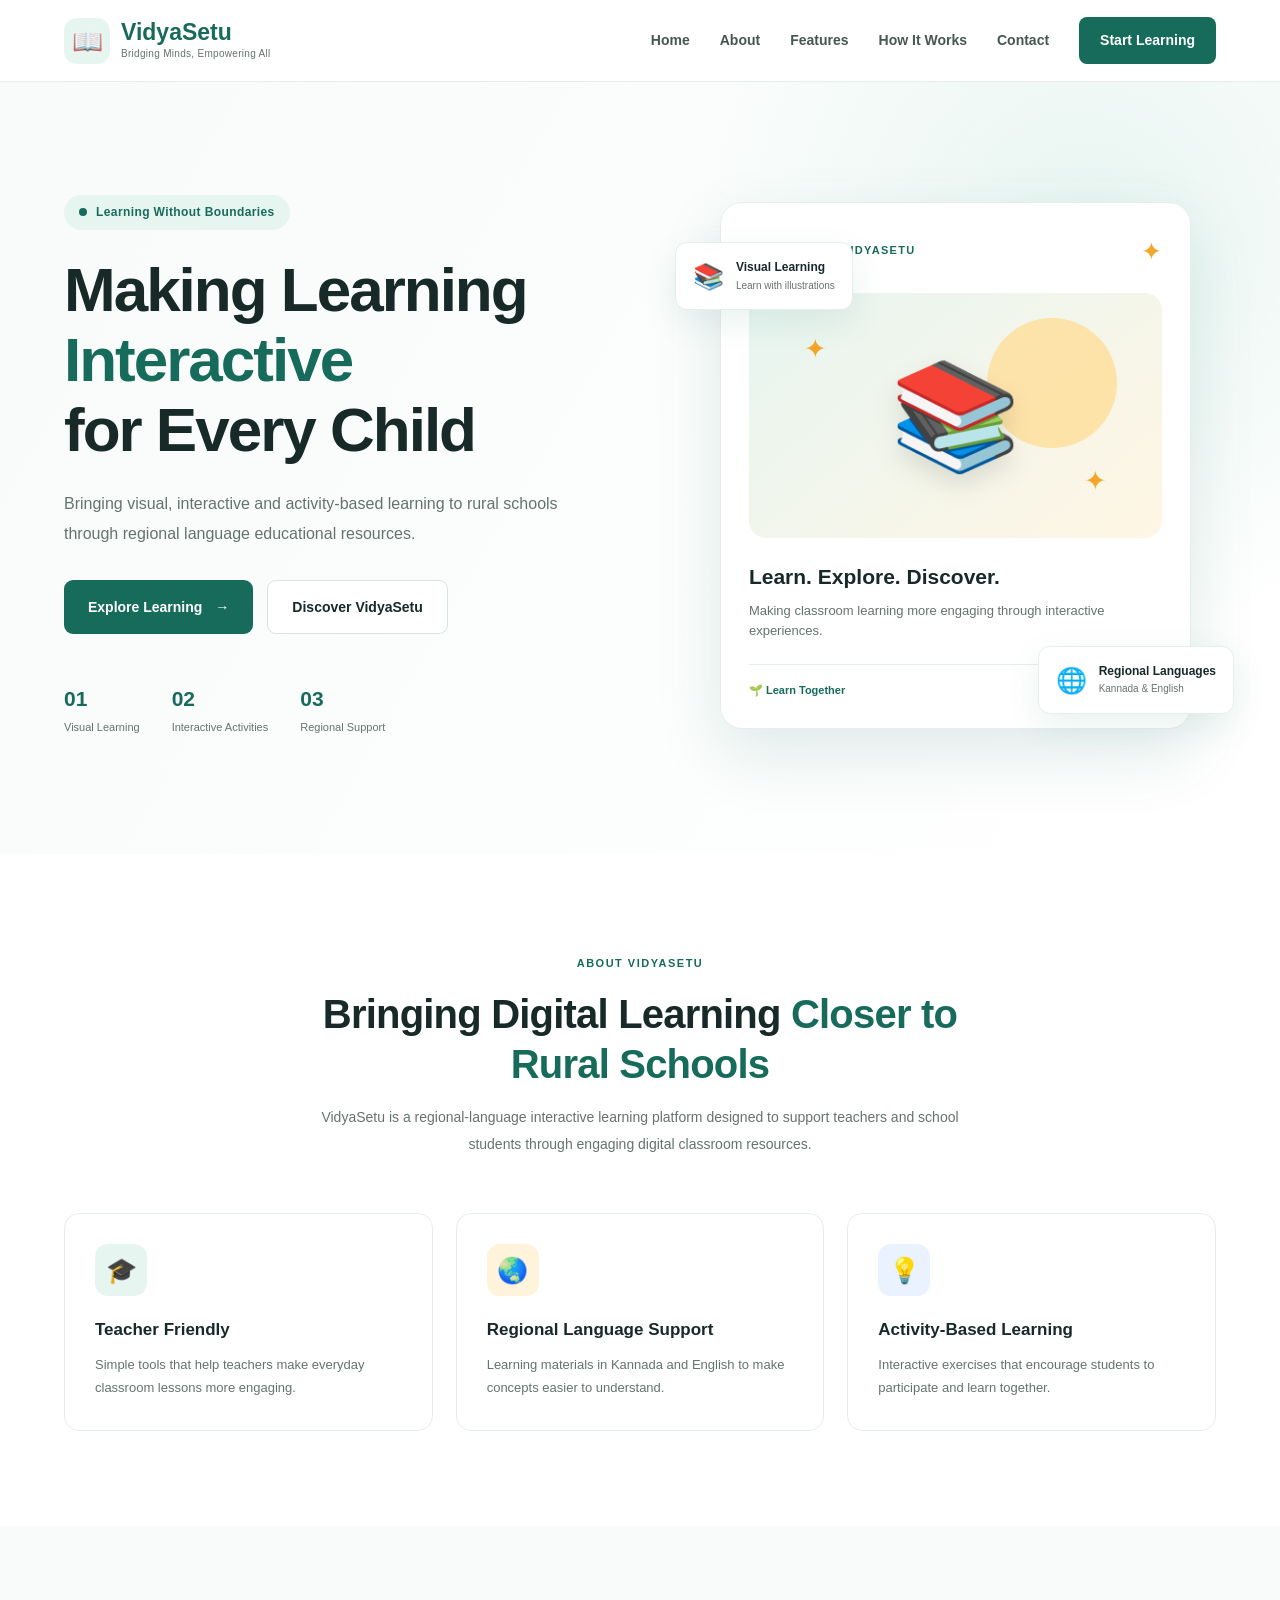
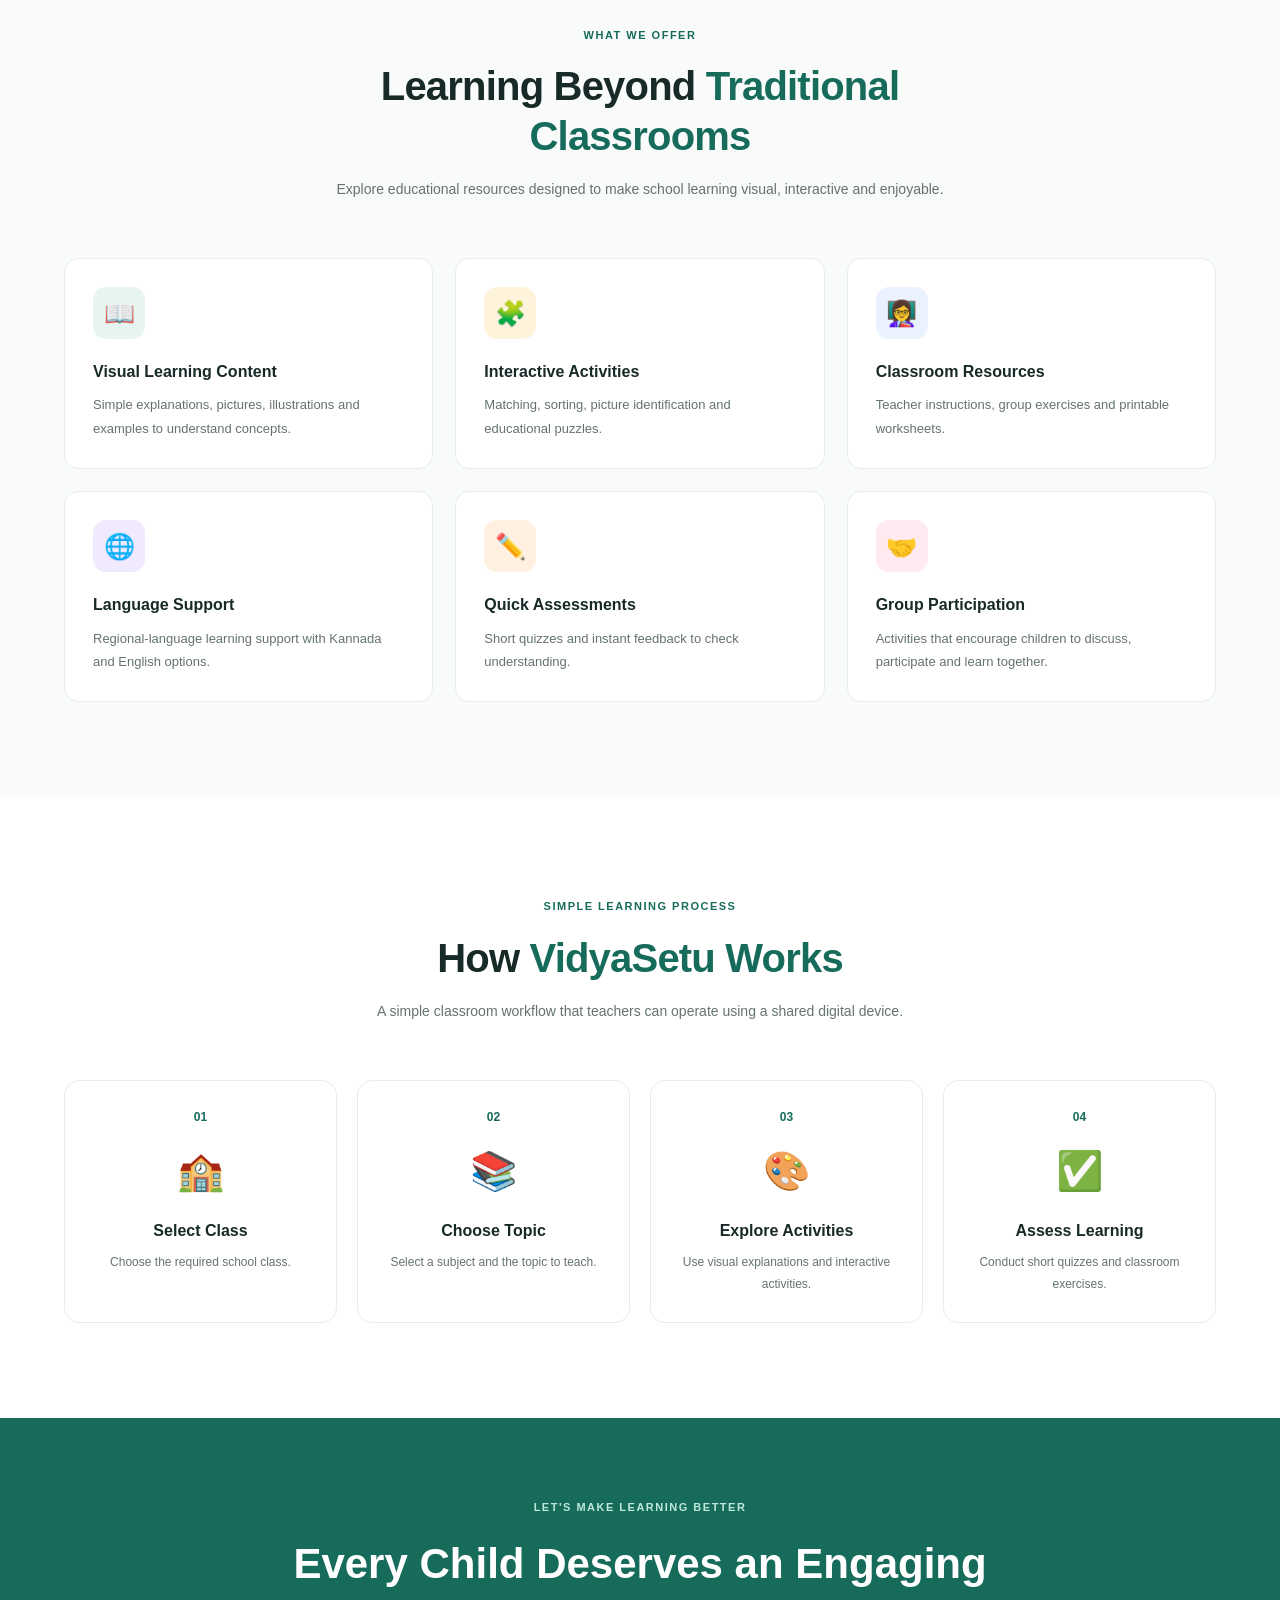
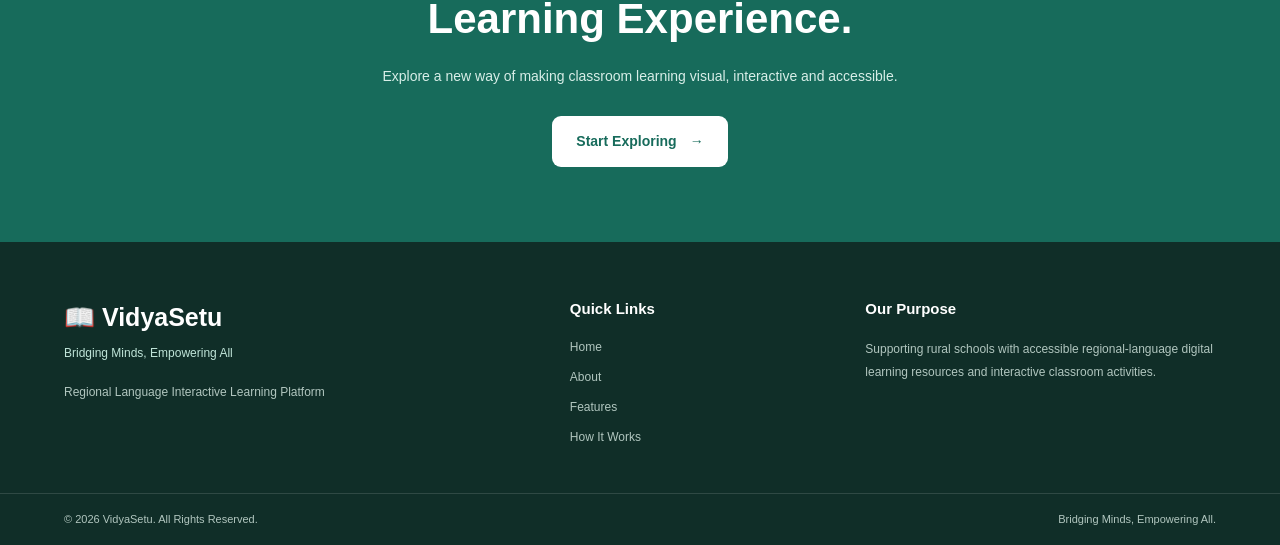
<file: index.html>
<!DOCTYPE html>
<html lang="en">
<head>
    <meta charset="UTF-8">
    <meta name="viewport" content="width=device-width, initial-scale=1.0">

    <title>VidyaSetu | Regional Language Interactive Learning Platform</title>

    <meta name="description" content="VidyaSetu provides interactive, regional-language learning resources and classroom activities for rural schools.">

    <link rel="stylesheet" href="style.css">
    <script src="script.js" defer></script>
</head>

<body>

    <!-- NAVIGATION -->
    <header class="navbar">
        <div class="container nav-container">

            <a href="index.html" class="brand">
                <div class="brand-icon">📖</div>
                <div>
                    <h2>VidyaSetu</h2>
                    <span>Bridging Minds, Empowering All</span>
                </div>
            </a>

            <button class="menu-toggle" id="menuToggle" aria-label="Toggle navigation">
                ☰
            </button>

            <nav class="nav-links" id="navLinks">
                <a href="#home">Home</a>
                <a href="#about">About</a>
                <a href="#features">Features</a>
                <a href="#how-it-works">How It Works</a>
                <a href="#contact">Contact</a>
                <a href="classes.html" class="nav-button">Start Learning</a>
            </nav>

        </div>
    </header>


    <!-- HERO SECTION -->
    <main>

        <section class="hero" id="home">

            <div class="container hero-container">

                <div class="hero-content">

                    <div class="hero-tag">
                        <span class="tag-dot"></span>
                        Learning Without Boundaries
                    </div>

                    <h1>
                        Making Learning
                        <span>Interactive</span>
                        for Every Child
                    </h1>

                    <p>
                        Bringing visual, interactive and activity-based
                        learning to rural schools through regional
                        language educational resources.
                    </p>

                    <div class="hero-buttons">
                        <a href="classes.html" class="primary-button">
                            Explore Learning <span>→</span>
                        </a>

                        <a href="#about" class="secondary-button">
                            Discover VidyaSetu
                        </a>
                    </div>

                    <div class="hero-highlights">
                        <div>
                            <strong>01</strong>
                            <span>Visual Learning</span>
                        </div>

                        <div>
                            <strong>02</strong>
                            <span>Interactive Activities</span>
                        </div>

                        <div>
                            <strong>03</strong>
                            <span>Regional Support</span>
                        </div>
                    </div>

                </div>


                <div class="hero-visual">

                    <div class="visual-card main-visual-card">

                        <div class="visual-top">
                            <span class="visual-label">WELCOME TO VIDYASETU</span>
                            <span class="visual-icon">✦</span>
                        </div>

                        <div class="learning-illustration">
                            <div class="sun"></div>
                            <div class="book-illustration">📚</div>
                            <div class="visual-spark spark-one">✦</div>
                            <div class="visual-spark spark-two">✦</div>
                        </div>

                        <h3>Learn. Explore. Discover.</h3>

                        <p>
                            Making classroom learning more engaging
                            through interactive experiences.
                        </p>

                        <div class="visual-bottom">
                            <span>🌱 Learn Together</span>
                            <span>🎯 Grow Together</span>
                        </div>

                    </div>

                    <div class="floating-card floating-one">
                        <span>📚</span>
                        <div>
                            <strong>Visual Learning</strong>
                            <small>Learn with illustrations</small>
                        </div>
                    </div>

                    <div class="floating-card floating-two">
                        <span>🌐</span>
                        <div>
                            <strong>Regional Languages</strong>
                            <small>Kannada & English</small>
                        </div>
                    </div>

                </div>

            </div>

        </section>


        <!-- INTRODUCTION -->
        <section class="intro-section" id="about">

            <div class="container">

                <div class="section-heading">
                    <span class="section-tag">ABOUT VIDYASETU</span>

                    <h2>
                        Bringing Digital Learning
                        <span>Closer to Rural Schools</span>
                    </h2>

                    <p>
                        VidyaSetu is a regional-language interactive learning
                        platform designed to support teachers and school students 
                        through engaging digital classroom
                        resources.
                    </p>
                </div>

                <div class="intro-grid">

                    <div class="intro-card">
                        <div class="intro-icon green-icon">🎓</div>
                        <h3>Teacher Friendly</h3>
                        <p>
                            Simple tools that help teachers make everyday
                            classroom lessons more engaging.
                        </p>
                    </div>

                    <div class="intro-card">
                        <div class="intro-icon yellow-icon">🌏</div>
                        <h3>Regional Language Support</h3>
                        <p>
                            Learning materials in Kannada and English to
                            make concepts easier to understand.
                        </p>
                    </div>

                    <div class="intro-card">
                        <div class="intro-icon blue-icon">💡</div>
                        <h3>Activity-Based Learning</h3>
                        <p>
                            Interactive exercises that encourage students
                            to participate and learn together.
                        </p>
                    </div>

                </div>

            </div>

        </section>


        <!-- FEATURES -->
        <section class="features-section" id="features">

            <div class="container">

                <div class="section-heading">
                    <span class="section-tag">WHAT WE OFFER</span>

                    <h2>
                        Learning Beyond
                        <span>Traditional Classrooms</span>
                    </h2>

                    <p>
                        Explore educational resources designed to make
                        school learning visual, interactive
                        and enjoyable.
                    </p>
                </div>


                <div class="features-grid">

                    <div class="feature-card">
                        <div class="feature-icon feature-green">📖</div>
                        <h3>Visual Learning Content</h3>
                        <p>
                            Simple explanations, pictures, illustrations
                            and examples to understand concepts.
                        </p>
                    </div>

                    <div class="feature-card">
                        <div class="feature-icon feature-yellow">🧩</div>
                        <h3>Interactive Activities</h3>
                        <p>
                            Matching, sorting, picture identification
                            and educational puzzles.
                        </p>
                    </div>

                    <div class="feature-card">
                        <div class="feature-icon feature-blue">👩‍🏫</div>
                        <h3>Classroom Resources</h3>
                        <p>
                            Teacher instructions, group exercises
                            and printable worksheets.
                        </p>
                    </div>

                    <div class="feature-card">
                        <div class="feature-icon feature-purple">🌐</div>
                        <h3>Language Support</h3>
                        <p>
                            Regional-language learning support
                            with Kannada and English options.
                        </p>
                    </div>

                    <div class="feature-card">
                        <div class="feature-icon feature-orange">✏️</div>
                        <h3>Quick Assessments</h3>
                        <p>
                            Short quizzes and instant feedback
                            to check understanding.
                        </p>
                    </div>

                    <div class="feature-card">
                        <div class="feature-icon feature-pink">🤝</div>
                        <h3>Group Participation</h3>
                        <p>
                            Activities that encourage children
                            to discuss, participate and learn together.
                        </p>
                    </div>

                </div>

            </div>

        </section>


        <!-- HOW IT WORKS -->
        <section class="workflow-section" id="how-it-works">

            <div class="container">

                <div class="section-heading">
                    <span class="section-tag">SIMPLE LEARNING PROCESS</span>

                    <h2>
                        How <span>VidyaSetu Works</span>
                    </h2>

                    <p>
                        A simple classroom workflow that teachers
                        can operate using a shared digital device.
                    </p>
                </div>


                <div class="workflow-grid">

                    <div class="workflow-card">
                        <div class="workflow-number">01</div>
                        <div class="workflow-icon">🏫</div>
                        <h3>Select Class</h3>
                        <p>Choose the required school class.</p>
                    </div>

                    <div class="workflow-card">
                        <div class="workflow-number">02</div>
                        <div class="workflow-icon">📚</div>
                        <h3>Choose Topic</h3>
                        <p>Select a subject and the topic to teach.</p>
                    </div>

                    <div class="workflow-card">
                        <div class="workflow-number">03</div>
                        <div class="workflow-icon">🎨</div>
                        <h3>Explore Activities</h3>
                        <p>Use visual explanations and interactive activities.</p>
                    </div>

                    <div class="workflow-card">
                        <div class="workflow-number">04</div>
                        <div class="workflow-icon">✅</div>
                        <h3>Assess Learning</h3>
                        <p>Conduct short quizzes and classroom exercises.</p>
                    </div>

                </div>

            </div>

        </section>


        <!-- CALL TO ACTION -->
        <section class="cta-section">

            <div class="container">

                <div class="cta-content">
                    <span>LET'S MAKE LEARNING BETTER</span>

                    <h2>
                        Every Child Deserves
                        an Engaging Learning Experience.
                    </h2>

                    <p>
                        Explore a new way of making classroom learning
                        visual, interactive and accessible.
                    </p>

                    <a href="classes.html" class="cta-button">
                        Start Exploring <span>→</span>
                    </a>
                </div>

            </div>

        </section>

    </main>


    <!-- FOOTER -->
    <footer id="contact">

        <div class="container footer-container">

            <div class="footer-brand">
                <h2>📖 VidyaSetu</h2>

                <p>
                    Bridging Minds, Empowering All
                </p>

                <span>
                    Regional Language Interactive Learning Platform
                </span>
            </div>

            <div class="footer-links">
                <h3>Quick Links</h3>
                <a href="#home">Home</a>
                <a href="#about">About</a>
                <a href="#features">Features</a>
                <a href="#how-it-works">How It Works</a>
            </div>

            <div class="footer-about">
                <h3>Our Purpose</h3>

                <p>
                    Supporting rural schools with accessible
                    regional-language digital learning resources
                    and interactive classroom activities.
                </p>
            </div>

        </div>

        <div class="footer-bottom">
            <p>© 2026 VidyaSetu. All Rights Reserved.</p>
            <p>Bridging Minds, Empowering All.</p>
        </div>

    </footer>

</body>
</html>
</file>
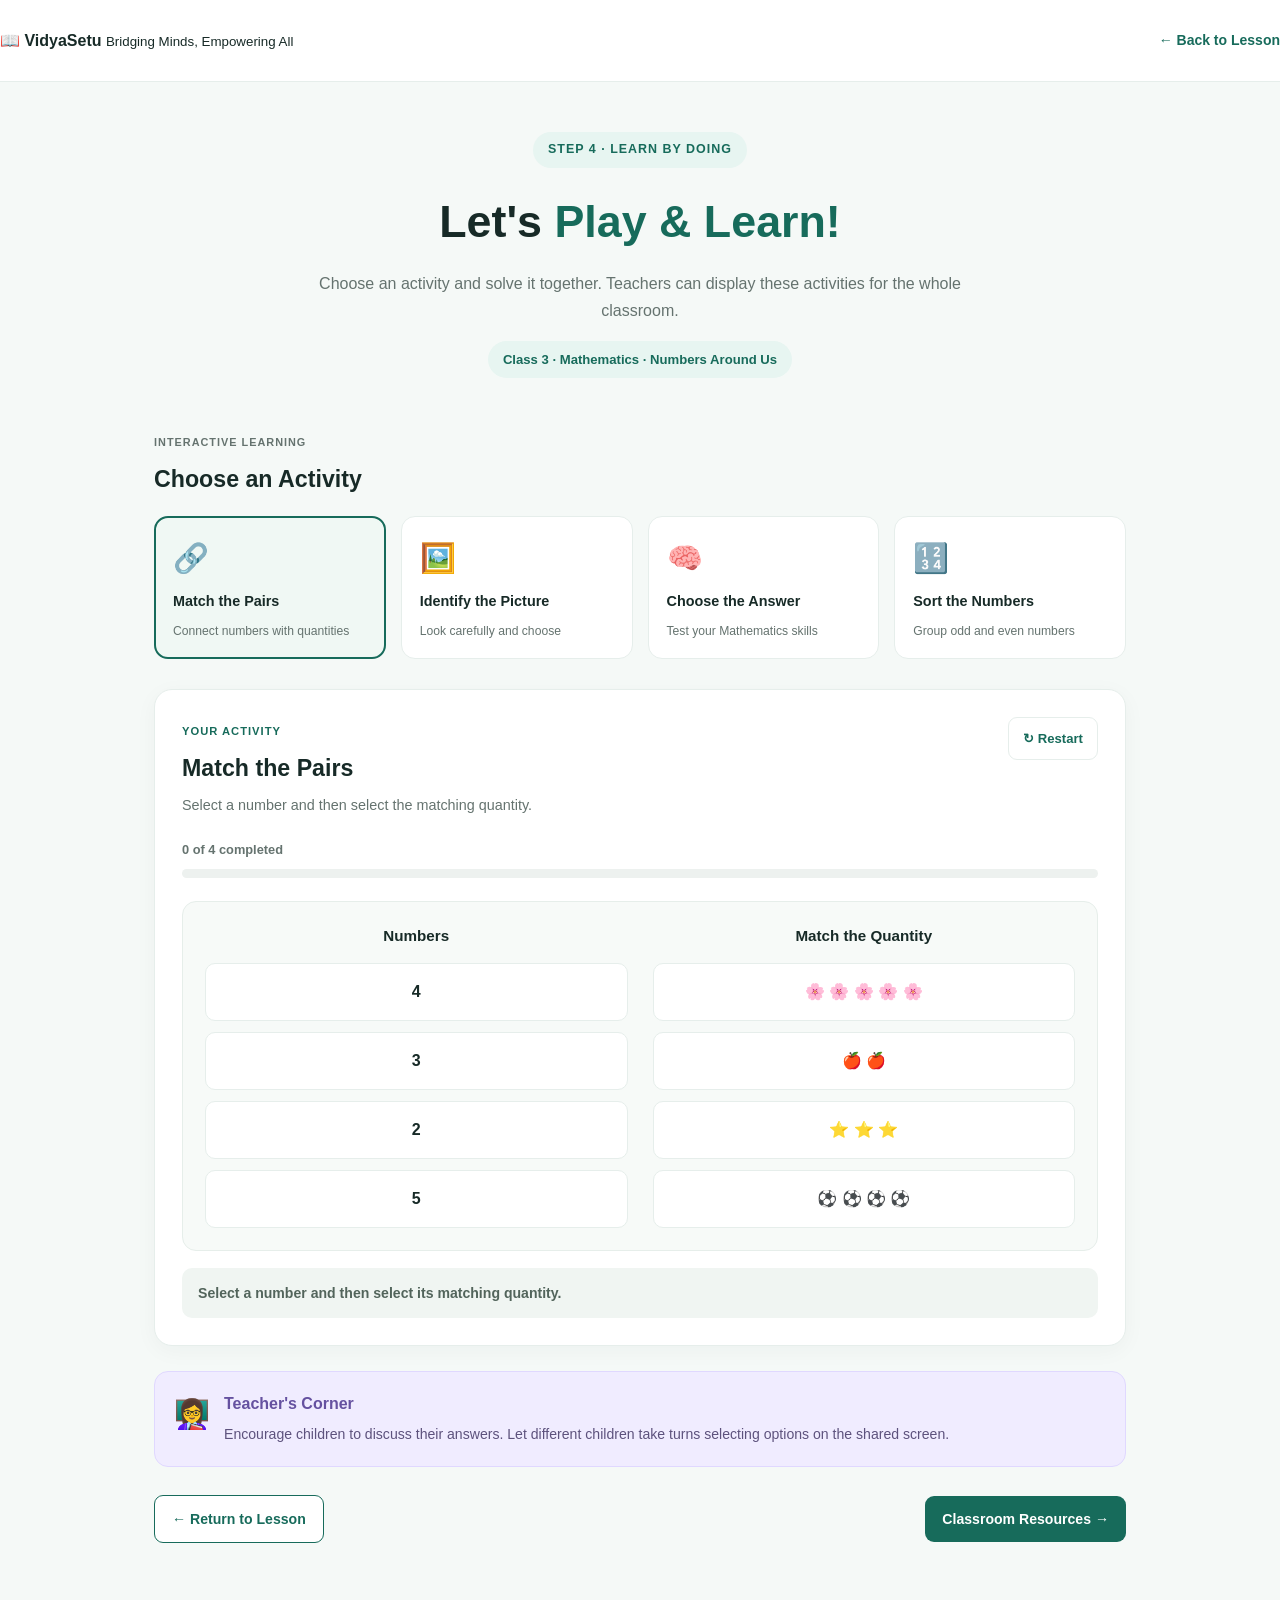
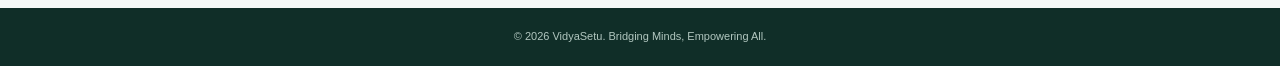
<file: activities.html>
<!DOCTYPE html>
<html lang="en">
<head>
    <meta charset="UTF-8">
    <meta name="viewport" content="width=device-width, initial-scale=1.0">
    <meta name="description" content="Play interactive Mathematics activities with VidyaSetu.">
    <title>Interactive Activities | VidyaSetu</title>
    <link rel="stylesheet" href="style.css">
    <script src="script.js" defer></script>
</head>

<body class="activities-page">

    <header class="navbar">
        <div class="nav-container">
            <a href="index.html" class="logo">
                <span class="logo-icon">📖</span>
                <span class="logo-text">
                    <strong>VidyaSetu</strong>
                    <small>Bridging Minds, Empowering All</small>
                </span>
            </a>

            <a href="lesson.html" class="back-home">← Back to Lesson</a>
        </div>
    </header>

    <main class="activities-container">

        <section class="activities-hero">
            <span class="eyebrow">STEP 4 · LEARN BY DOING</span>
            <h1>Let's <span>Play & Learn!</span></h1>
            <p>
                Choose an activity and solve it together.
                Teachers can display these activities for the whole classroom.
            </p>
            <div class="activity-context" id="activityContext">
                Class 3 · Mathematics
            </div>
        </section>

        <section class="activity-picker-section">

            <div class="activity-section-heading">
                <div>
                    <span class="subject-category">INTERACTIVE LEARNING</span>
                    <h2>Choose an Activity</h2>
                </div>
            </div>

            <div class="activity-picker-grid">

                <button class="activity-choice active" data-activity="matching">
                    <span class="activity-choice-icon">🔗</span>
                    <strong>Match the Pairs</strong>
                    <small>Connect numbers with quantities</small>
                </button>

                <button class="activity-choice" data-activity="picture">
                    <span class="activity-choice-icon">🖼️</span>
                    <strong>Identify the Picture</strong>
                    <small>Look carefully and choose</small>
                </button>

                <button class="activity-choice" data-activity="quiz">
                    <span class="activity-choice-icon">🧠</span>
                    <strong>Choose the Answer</strong>
                    <small>Test your Mathematics skills</small>
                </button>

                <button class="activity-choice" data-activity="sorting">
                    <span class="activity-choice-icon">🔢</span>
                    <strong>Sort the Numbers</strong>
                    <small>Group odd and even numbers</small>
                </button>

            </div>

        </section>

        <section class="activity-workspace" id="activityWorkspace">

            <div class="activity-workspace-header">
                <div>
                    <span class="activity-kicker">YOUR ACTIVITY</span>
                    <h2 id="activityTitle">Match the Pairs</h2>
                    <p id="activityInstructions">
                        Select a number and then select the matching quantity.
                    </p>
                </div>

                <button class="activity-reset-button" id="resetActivity">
                    ↻ Restart
                </button>
            </div>

            <div class="activity-progress-area">
                <span id="activityProgressText">0 of 4 pairs matched</span>
                <div class="activity-progress-track">
                    <div class="activity-progress-fill" id="activityProgressFill"></div>
                </div>
            </div>

            <div id="activityGameArea" class="activity-game-area">
                <!-- Activity is generated here -->
            </div>

            <div class="activity-feedback" id="activityFeedback" aria-live="polite">
                Select an answer to get started!
            </div>

        </section>

        <section class="activity-teacher-note">
            <span>👩‍🏫</span>
            <div>
                <strong>Teacher's Corner</strong>
                <p>
                    Encourage children to discuss their answers.
                    Let different children take turns selecting options on the shared screen.
                </p>
            </div>
        </section>

        <div class="activities-bottom-actions">
            <a href="lesson.html" class="activity-secondary-link">← Return to Lesson</a>
            <a href="resources.html" class="activity-primary-link">Classroom Resources →</a>
        </div>

    </main>

    <footer class="selection-footer">
        <p>© 2026 VidyaSetu. Bridging Minds, Empowering All.</p>
    </footer>

</body>
</html>
</file>
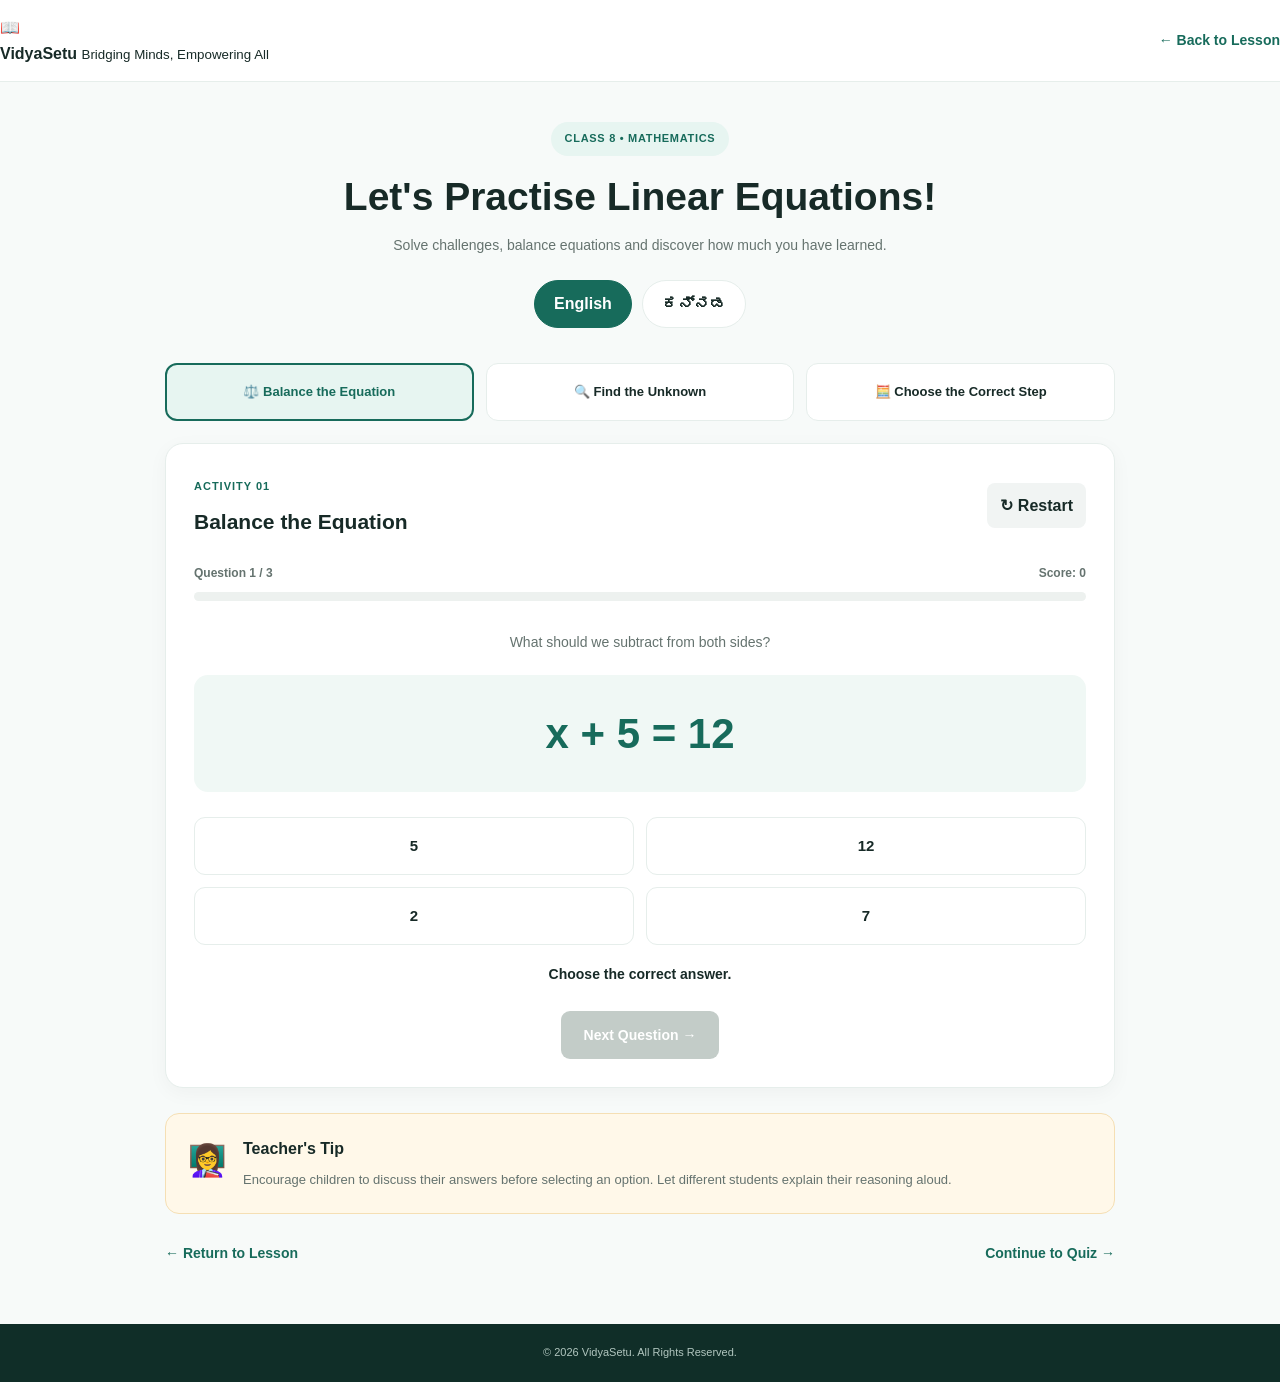
<file: class8-activities.html>
<!DOCTYPE html>
<html lang="en">

<head>
    <meta charset="UTF-8">
    <meta name="viewport" content="width=device-width, initial-scale=1.0">

    <title>Class 8 Activities | VidyaSetu</title>

    <link rel="stylesheet" href="style.css">
    <script src="script.js" defer></script>
</head>

<body class="class8-activities-page">

    <nav class="navbar">
        <div class="nav-container">

            <a href="index.html" class="logo">
                <span>📖</span>
                <div>
                    <strong>VidyaSetu</strong>
                    <small>Bridging Minds, Empowering All</small>
                </div>
            </a>

            <a href="class8-lesson.html" class="back-home">
                ← Back to Lesson
            </a>

        </div>
    </nav>


    <main class="c8-activities-container">

        <section class="c8-activities-hero">

            <span>CLASS 8 • MATHEMATICS</span>

            <h1 id="c8ActivitiesTitle">
                Let's Practise Linear Equations!
            </h1>

            <p id="c8ActivitiesSubtitle">
                Solve challenges, balance equations and discover
                how much you have learned.
            </p>

            <div class="c8-activity-language">

                <button class="c8-activity-language-btn active"
                    data-language="en">
                    English
                </button>

                <button class="c8-activity-language-btn"
                    data-language="kn">
                    ಕನ್ನಡ
                </button>

            </div>

        </section>


        <!-- ACTIVITY SELECTOR -->

        <section class="c8-activity-selector">

            <button class="c8-activity-tab active"
                data-activity="balance">
                ⚖️ <span id="c8TabBalance">Balance the Equation</span>
            </button>

            <button class="c8-activity-tab"
                data-activity="unknown">
                🔍 <span id="c8TabUnknown">Find the Unknown</span>
            </button>

            <button class="c8-activity-tab"
                data-activity="steps">
                🧮 <span id="c8TabSteps">Choose the Correct Step</span>
            </button>

        </section>


        <!-- ACTIVITY WORKSPACE -->

        <section class="c8-activity-workspace">

            <div class="c8-activity-top">

                <div>
                    <span id="c8ActivityType">ACTIVITY 01</span>
                    <h2 id="c8ActivityHeading">
                        Balance the Equation
                    </h2>
                </div>

                <button id="c8ActivityReset">
                    ↻ <span id="c8ResetText">Restart</span>
                </button>

            </div>


            <!-- PROGRESS -->

            <div class="c8-activity-progress-info">

                <span id="c8QuestionCounter">Question 1 of 3</span>

                <span id="c8ScoreDisplay">Score: 0</span>

            </div>

            <div class="c8-activity-progress-track">
                <div id="c8ActivityProgress"></div>
            </div>


            <!-- QUESTION -->

            <div class="c8-activity-question-area">

                <p id="c8ActivityInstruction">
                    What should we subtract from both sides
                    to keep this equation balanced?
                </p>

                <div class="c8-activity-equation" id="c8ActivityEquation">
                    x + 5 = 12
                </div>

                <div id="c8ActivityOptions"
                    class="c8-activity-options">
                </div>

                <div id="c8ActivityFeedback"
                    class="c8-activity-feedback"
                    aria-live="polite">
                </div>

                <button id="c8ActivityNext" disabled>
                    Next Question →
                </button>

            </div>


            <!-- FINAL RESULT -->

            <div id="c8ActivityResult" class="c8-activity-result"
                style="display:none;">

                <div class="c8-result-emoji">🏆</div>

                <h2 id="c8ResultHeading">Excellent Work!</h2>

                <p id="c8ResultDescription">
                    You have completed the activity.
                </p>

                <div class="c8-result-score" id="c8ResultScore">
                    3 / 3
                </div>

                <button id="c8PlayAgain">
                    Play Again
                </button>

            </div>

        </section>


        <!-- TEACHER NOTE -->

        <section class="c8-activity-teacher-note">

            <span>👩‍🏫</span>

            <div>
                <strong id="c8ActivityTeacherHeading">
                    Teacher's Tip
                </strong>

                <p id="c8ActivityTeacherText">
                    Encourage children to discuss their answers
                    before selecting an option. Let different
                    students explain their reasoning aloud.
                </p>
            </div>

        </section>


        <!-- BOTTOM NAVIGATION -->

        <div class="c8-activity-bottom">

            <a href="class8-lesson.html">
                ← Return to Lesson
            </a>

            <a href="class8-quiz.html">
                Continue to Quiz →
            </a>

        </div>

    </main>


    <footer class="selection-footer">
        <p>© 2026 VidyaSetu. All Rights Reserved.</p>
    </footer>

</body>
</html>
</file>
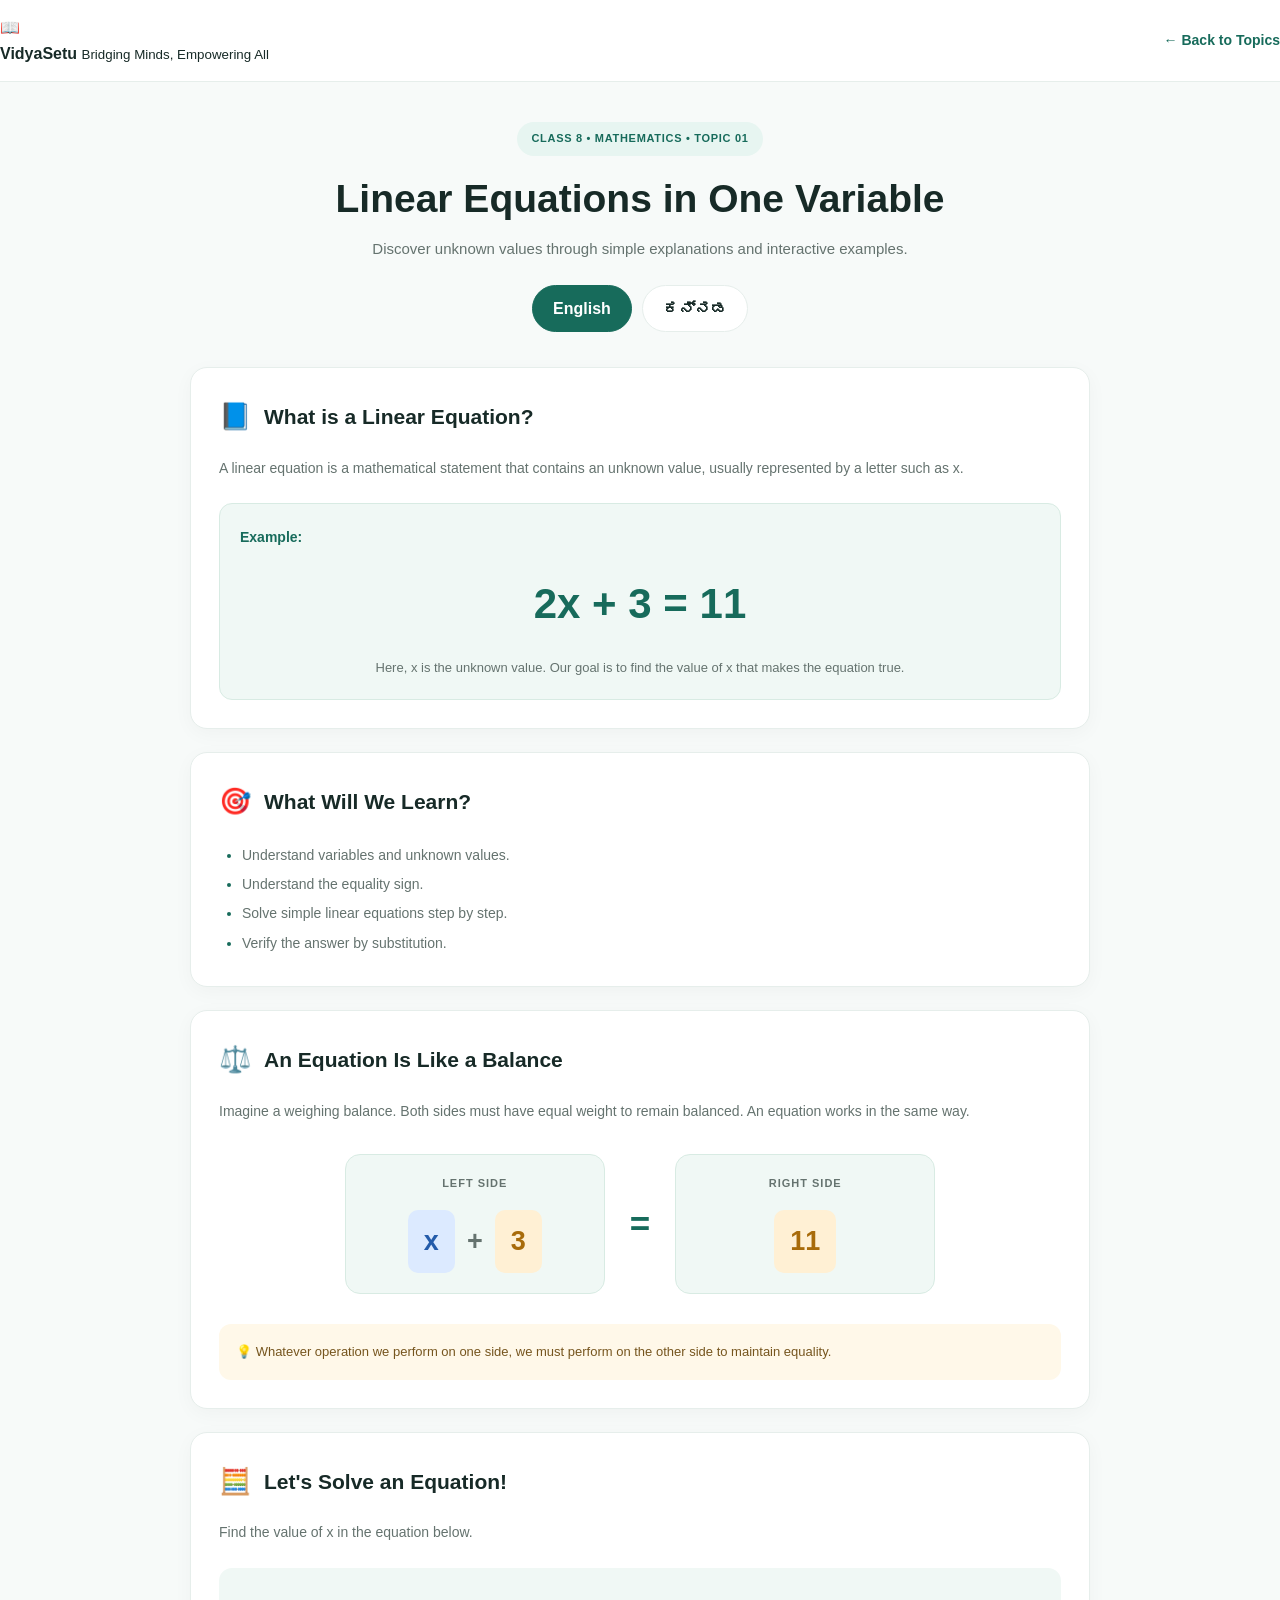
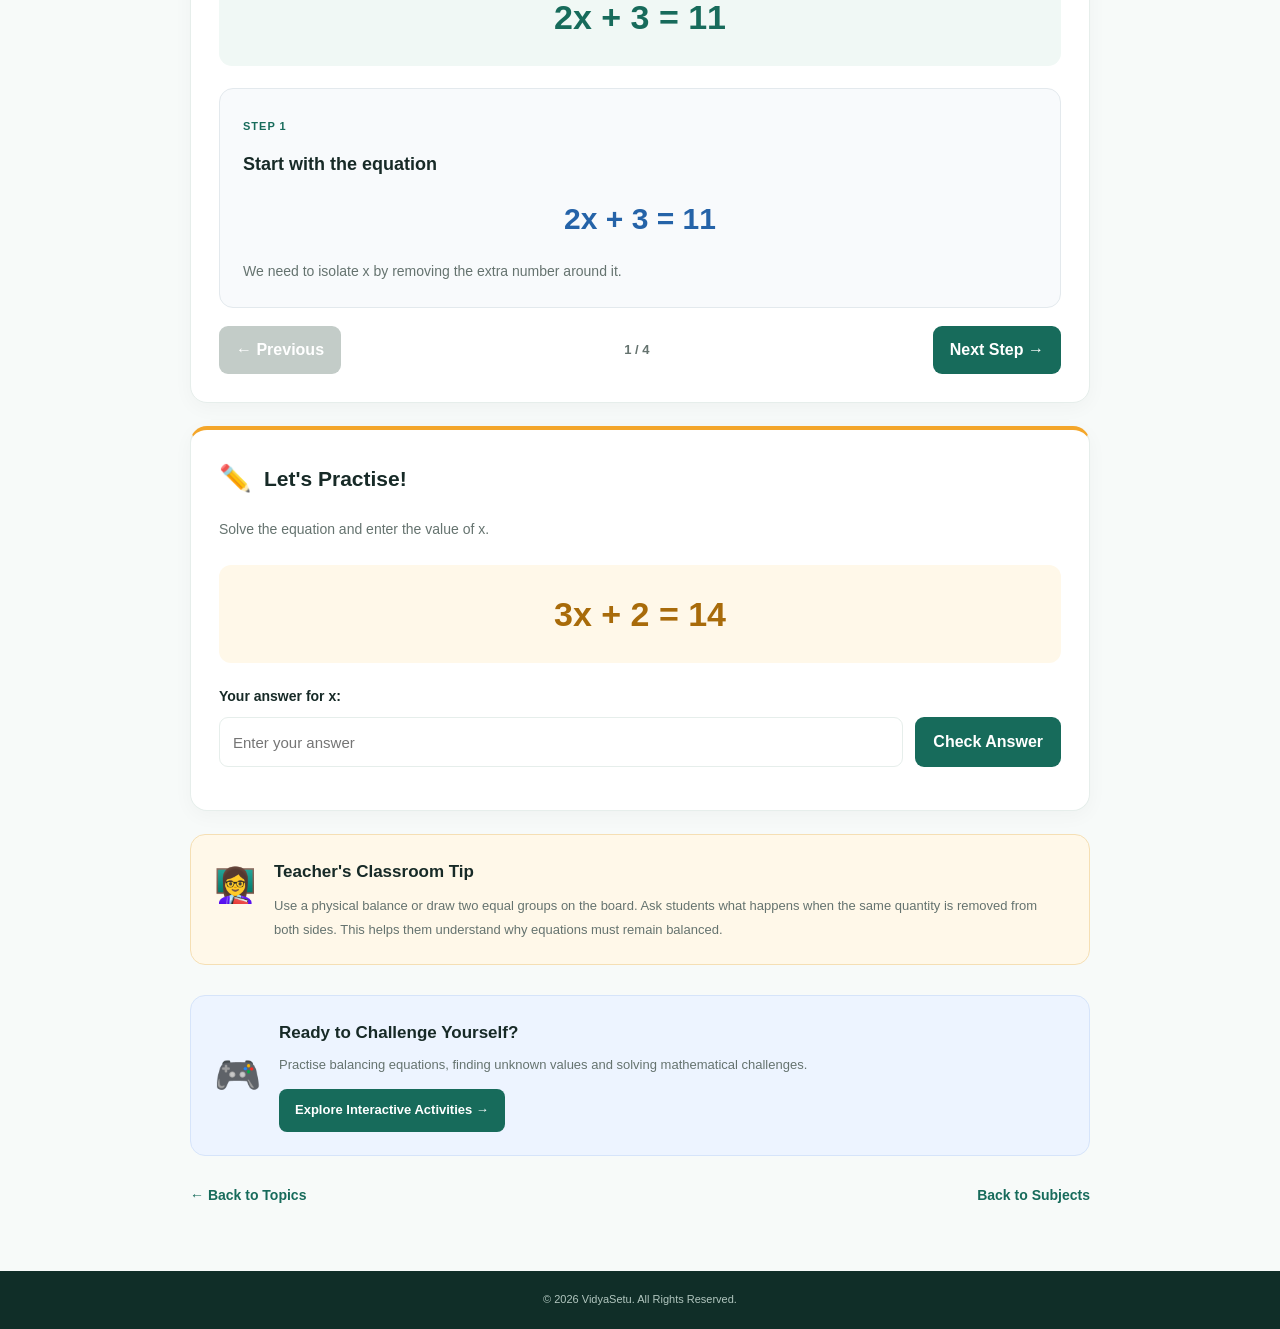
<file: class8-lesson.html>
<!DOCTYPE html>
<html lang="en">

<head>
    <meta charset="UTF-8">
    <meta name="viewport" content="width=device-width, initial-scale=1.0">

    <title>Linear Equations | Class 8 | VidyaSetu</title>

    <link rel="stylesheet" href="style.css">
    <script src="script.js" defer></script>
</head>

<body class="class8-lesson-page">

    <!-- NAVBAR -->

    <nav class="navbar">
        <div class="nav-container">

            <a href="index.html" class="logo">
                <span>📖</span>
                <div>
                    <strong>VidyaSetu</strong>
                    <small>Bridging Minds, Empowering All</small>
                </div>
            </a>

            <a href="class8-topics.html" class="back-home">
                ← Back to Topics
            </a>

        </div>
    </nav>


    <main class="class8-lesson-container">

        <!-- LESSON HEADER -->

        <section class="class8-lesson-header">

            <span class="class8-lesson-label">
                CLASS 8 • MATHEMATICS • TOPIC 01
            </span>

            <h1 id="c8Title">
                Linear Equations in One Variable
            </h1>

            <p id="c8Subtitle">
                Discover unknown values through simple explanations
                and interactive examples.
            </p>

            <div class="class8-language-controls">

                <button class="c8-language-button active"
                    data-language="en">
                    English
                </button>

                <button class="c8-language-button"
                    data-language="kn">
                    ಕನ್ನಡ
                </button>

            </div>

        </section>


        <!-- INTRODUCTION -->

        <section class="class8-lesson-card">

            <div class="class8-section-heading">
                <span>📘</span>
                <h2 id="c8IntroHeading">What is a Linear Equation?</h2>
            </div>

            <p id="c8Introduction">
                A linear equation is a mathematical statement
                that contains an unknown value, usually represented
                by a letter such as x.
            </p>

            <div class="class8-highlight-box">
                <strong id="c8DefinitionTitle">Example:</strong>

                <div class="class8-equation-display">
                    2x + 3 = 11
                </div>

                <p id="c8DefinitionText">
                    Here, x is the unknown value. Our goal is
                    to find the value of x that makes the
                    equation true.
                </p>
            </div>

        </section>


        <!-- LEARNING OBJECTIVES -->

        <section class="class8-lesson-card">

            <div class="class8-section-heading">
                <span>🎯</span>
                <h2 id="c8ObjectiveHeading">What Will We Learn?</h2>
            </div>

            <ul class="class8-objective-list" id="c8Objectives">
                <li>Understand variables and unknown values.</li>
                <li>Understand the equality sign.</li>
                <li>Solve simple linear equations step by step.</li>
                <li>Verify the answer by substitution.</li>
            </ul>

        </section>


        <!-- VISUAL EXPLANATION -->

        <section class="class8-lesson-card">

            <div class="class8-section-heading">
                <span>⚖️</span>
                <h2 id="c8VisualHeading">An Equation Is Like a Balance</h2>
            </div>

            <p id="c8VisualDescription">
                Imagine a weighing balance. Both sides must have
                equal weight to remain balanced.
                An equation works in the same way.
            </p>

            <div class="class8-balance-visual">

                <div class="class8-balance-side">
                    <span class="balance-side-label" id="c8LeftLabel">
                        LEFT SIDE
                    </span>

                    <div class="balance-items">
                        <span class="balance-x">x</span>
                        <span class="balance-plus">+</span>
                        <span class="balance-number">3</span>
                    </div>
                </div>

                <div class="balance-equals">=</div>

                <div class="class8-balance-side">
                    <span class="balance-side-label" id="c8RightLabel">
                        RIGHT SIDE
                    </span>

                    <div class="balance-items">
                        <span class="balance-number">11</span>
                    </div>
                </div>

            </div>

            <div class="class8-visual-note">
                💡 <span id="c8BalanceNote">
                    Whatever operation we perform on one side,
                    we must perform on the other side to maintain
                    equality.
                </span>
            </div>

        </section>


        <!-- STEP BY STEP SOLUTION -->

        <section class="class8-lesson-card">

            <div class="class8-section-heading">
                <span>🧮</span>
                <h2 id="c8SolutionHeading">
                    Let's Solve an Equation!
                </h2>
            </div>

            <p id="c8SolutionDescription">
                Find the value of x in the equation below.
            </p>

            <div class="class8-solution-problem">
                2x + 3 = 11
            </div>

            <div class="class8-step-card">

                <span class="class8-step-number" id="c8StepNumber">
                    STEP 1
                </span>

                <h3 id="c8StepTitle">
                    Start with the equation
                </h3>

                <div class="class8-step-equation" id="c8StepEquation">
                    2x + 3 = 11
                </div>

                <p id="c8StepExplanation">
                    We need to isolate x by removing the extra
                    numbers around it.
                </p>

            </div>

            <div class="class8-step-controls">

                <button id="c8PreviousStep" disabled>
                    ← Previous
                </button>

                <span id="c8StepCounter">1 / 4</span>

                <button id="c8NextStep">
                    Next Step →
                </button>

            </div>

            <div class="class8-answer-reveal" id="c8FinalAnswer"
                style="display:none;">

                <span>🎉</span>

                <strong id="c8AnswerHeading">
                    We found the answer!
                </strong>

                <div class="class8-final-equation">
                    x = 4
                </div>

                <p id="c8AnswerExplanation">
                    The value of x is 4. Let's verify:
                    2 × 4 + 3 = 11.
                    Therefore, our answer is correct!
                </p>

            </div>

        </section>


        <!-- PRACTICE QUESTION -->

        <section class="class8-lesson-card class8-practice-card">

            <div class="class8-section-heading">
                <span>✏️</span>
                <h2 id="c8PracticeHeading">
                    Let's Practise!
                </h2>
            </div>

            <p id="c8PracticeDescription">
                Solve the equation and enter the value of x.
            </p>

            <div class="class8-practice-equation">
                3x + 2 = 14
            </div>

            <label for="c8PracticeAnswer" id="c8AnswerLabel">
                Your answer for x:
            </label>

            <div class="class8-answer-input-row">

                <input
                    type="number"
                    id="c8PracticeAnswer"
                    placeholder="Enter your answer"
                >

                <button id="c8CheckAnswer">
                    Check Answer
                </button>

            </div>

            <div id="c8PracticeFeedback"
                class="class8-practice-feedback"
                aria-live="polite">
            </div>

        </section>


        <!-- TEACHER GUIDANCE -->

        <section class="class8-teacher-tip">

            <div class="class8-teacher-icon">👩‍🏫</div>

            <div>

                <h3 id="c8TeacherHeading">
                    Teacher's Classroom Tip
                </h3>

                <p id="c8TeacherTip">
                    Use a physical balance or draw two equal
                    groups on the board. Ask students what happens
                    when the same quantity is removed from both sides.
                    This helps them understand why equations must
                    remain balanced.
                </p>

            </div>

        </section>


        <!-- BOTTOM NAVIGATION -->
        
<!-- CLASS 8 ACTIVITIES LINK -->

<section class="c8-lesson-activities-link">

    <div class="c8-lesson-activities-icon">
        🎮
    </div>

    <div class="c8-lesson-activities-content">

        <h3>Ready to Challenge Yourself?</h3>

        <p>
            Practise balancing equations, finding unknown values
            and solving mathematical challenges.
        </p>

        <a href="class8-activities.html">
            Explore Interactive Activities →
        </a>

    </div>

</section>

        <div class="class8-lesson-bottom">

            <a href="class8-topics.html">
                ← Back to Topics
            </a>

            <a href="class8-subjects.html">
                Back to Subjects
            </a>

        </div>

    </main>


    <!-- FOOTER -->

    <footer class="selection-footer">

        <p>
            © 2026 VidyaSetu. All Rights Reserved.
        </p>

    </footer>

</body>

</html>
</file>
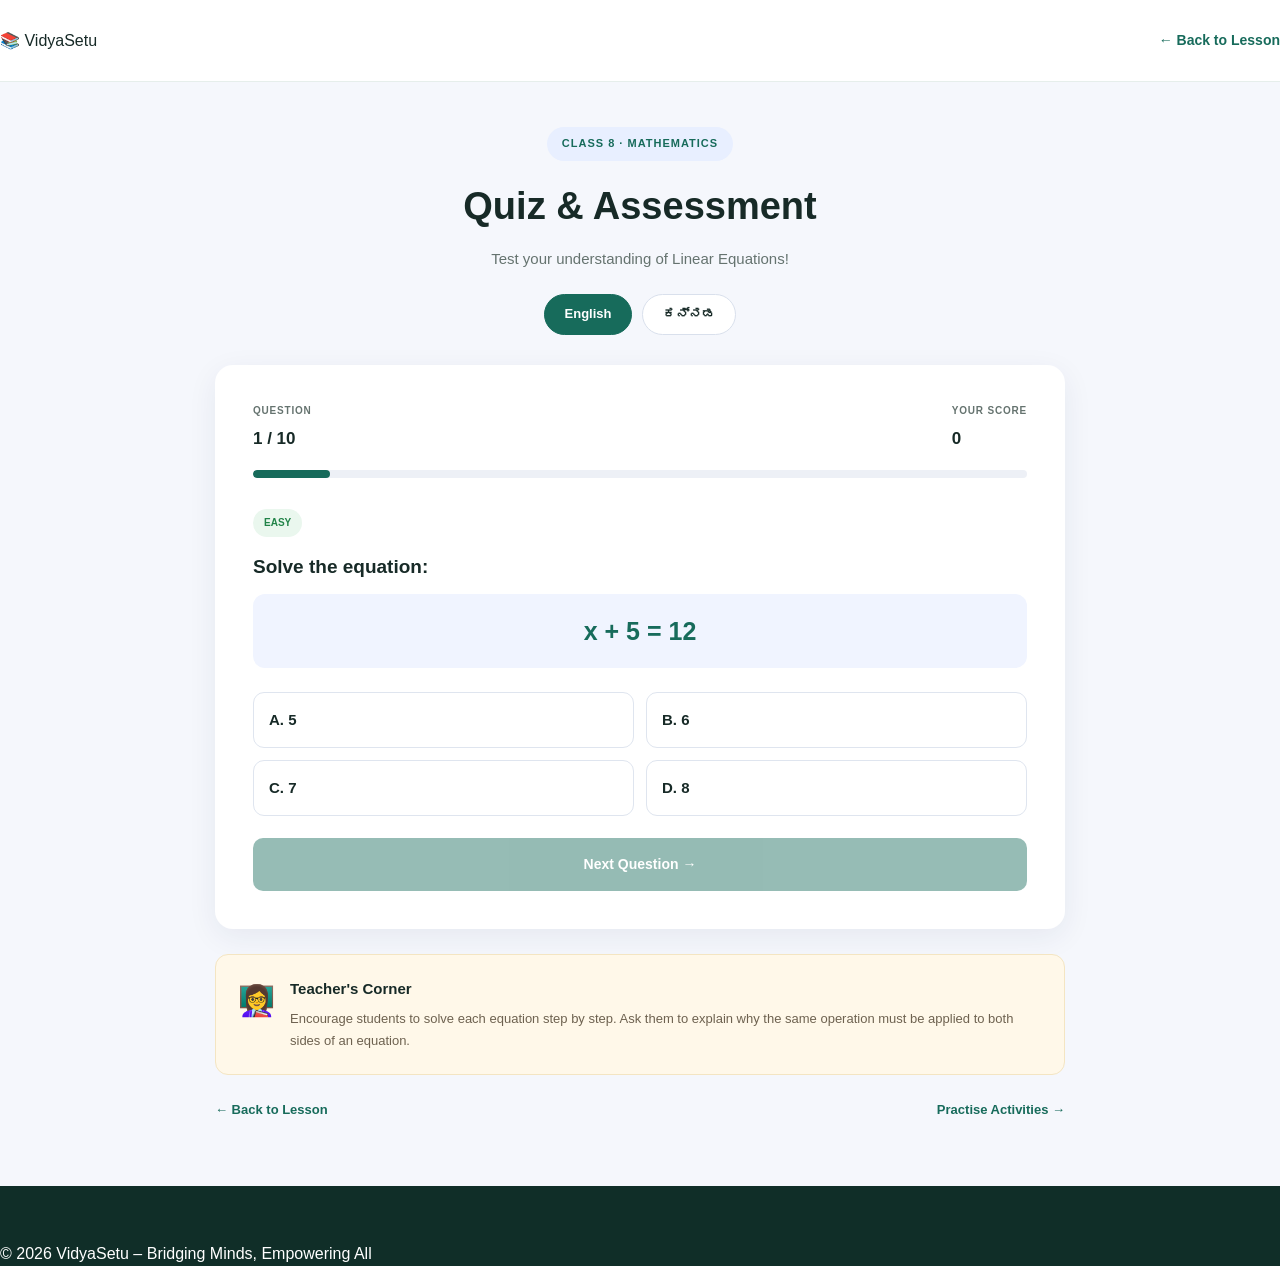
<file: class8-quiz.html>
<!DOCTYPE html>
<html lang="en">
<head>
    <meta charset="UTF-8">
    <meta name="viewport" content="width=device-width, initial-scale=1.0">
    <title>Class 8 Quiz | VidyaSetu</title>
    <link rel="stylesheet" href="style.css">
</head>
<body class="class8-quiz-page">

    <nav class="navbar">
        <div class="nav-container">
            <a href="index.html" class="logo">📚 VidyaSetu</a>
            <a href="class8-lesson.html" class="c8-quiz-back">← Back to Lesson</a>
        </div>
    </nav>

    <main class="c8-quiz-container">

        <section class="c8-quiz-hero">
            <span class="c8-quiz-label">CLASS 8 · MATHEMATICS</span>
            <h1 id="c8QuizTitle">Quiz & Assessment</h1>
            <p id="c8QuizSubtitle">Test your understanding of Linear Equations!</p>

            <div class="c8-quiz-language">
                <button class="c8-quiz-language-btn active" data-language="en">English</button>
                <button class="c8-quiz-language-btn" data-language="kn">ಕನ್ನಡ</button>
            </div>
        </section>

        <section class="c8-quiz-card">

            <div class="c8-quiz-top">
                <div>
                    <span id="c8QuizQuestionLabel">QUESTION</span>
                    <strong id="c8QuizCounter">1 / 10</strong>
                </div>
                <div>
                    <span id="c8QuizScoreLabel">YOUR SCORE</span>
                    <strong id="c8QuizScore">0</strong>
                </div>
            </div>

            <div class="c8-quiz-progress-track">
                <div id="c8QuizProgress"></div>
            </div>

            <div class="c8-quiz-question-area">
                <span id="c8QuizDifficulty" class="c8-quiz-difficulty">EASY</span>
                <h2 id="c8QuizQuestion">Loading question...</h2>
                <div id="c8QuizEquation" class="c8-quiz-equation"></div>
            </div>

            <div id="c8QuizOptions" class="c8-quiz-options"></div>

            <div id="c8QuizFeedback" class="c8-quiz-feedback" aria-live="polite"></div>

            <button id="c8QuizNext" class="c8-quiz-next" disabled>
                Next Question →
            </button>

        </section>

        <section id="c8QuizResult" class="c8-quiz-result" hidden>
            <div class="c8-quiz-result-icon">🏆</div>
            <h2 id="c8QuizResultHeading">Quiz Completed!</h2>
            <p id="c8QuizResultDescription"></p>
            <div class="c8-quiz-final-score">
                <span id="c8QuizFinalScoreLabel">Your Score</span>
                <strong id="c8QuizFinalScore">0 / 10</strong>
            </div>
            <p id="c8QuizResultMessage"></p>
            <button id="c8QuizRetry" class="c8-quiz-retry">Try Again ↻</button>
        </section>

        <section class="c8-quiz-teacher">
            <span>👩‍🏫</span>
            <div>
                <h3 id="c8QuizTeacherHeading">Teacher's Corner</h3>
                <p id="c8QuizTeacherText">
                    Encourage students to solve each equation step by step.
                    Ask them to explain why the same operation must be applied
                    to both sides of an equation.
                </p>
            </div>
        </section>

        <div class="c8-quiz-navigation">
            <a href="class8-lesson.html">← Back to Lesson</a>
            <a href="class8-activities.html">Practise Activities →</a>
        </div>

    </main>

    <footer class="footer">
        <p>© 2026 VidyaSetu – Bridging Minds, Empowering All</p>
    </footer>

    <script src="script.js"></script>
</body>
</html>
</file>
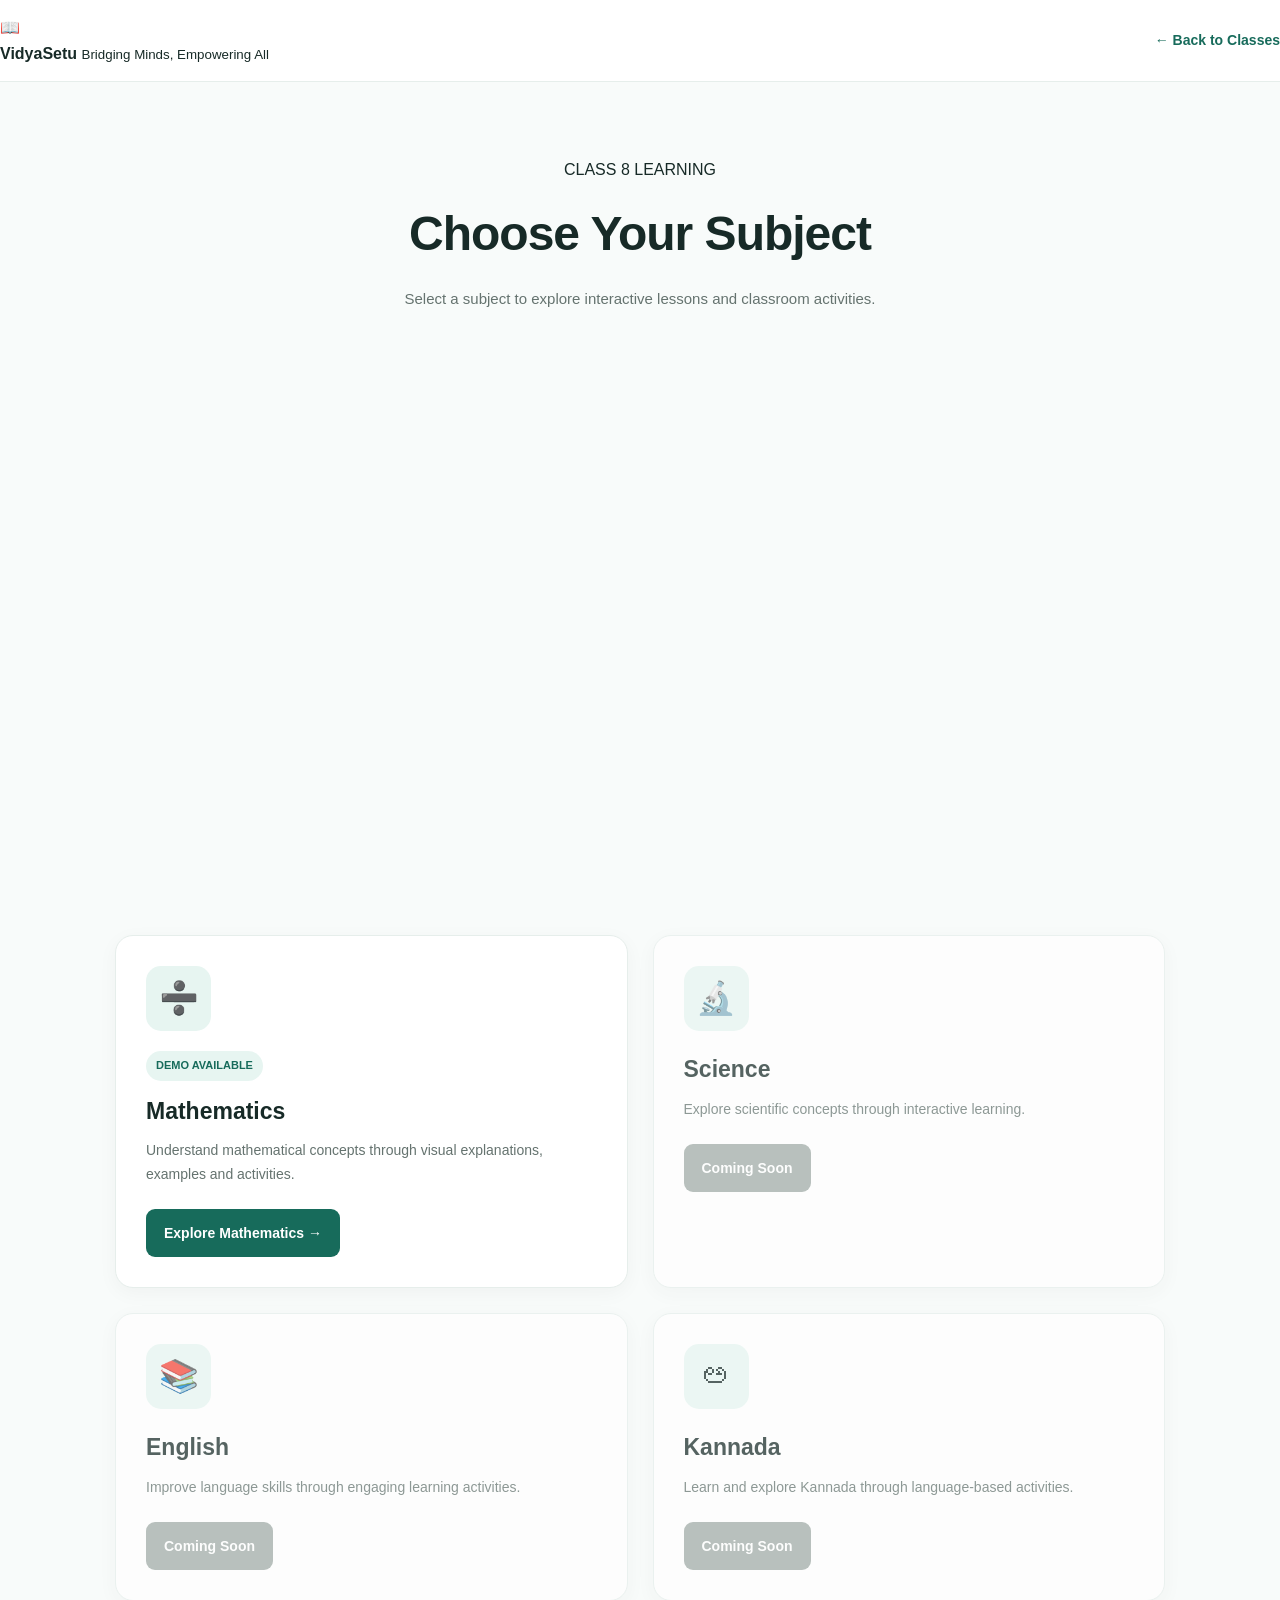
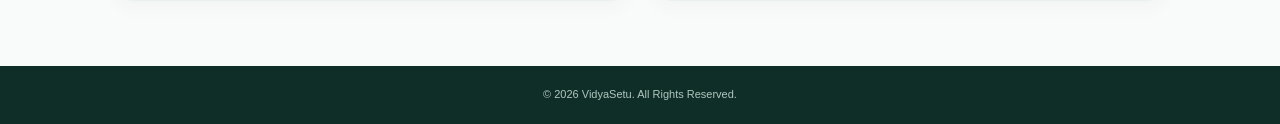
<file: class8-subjects.html>
<!DOCTYPE html>
<html lang="en">

<head>
    <meta charset="UTF-8">
    <meta name="viewport" content="width=device-width, initial-scale=1.0">

    <title>Class 8 Subjects | VidyaSetu</title>

    <link rel="stylesheet" href="style.css">
    <script src="script.js" defer></script>
</head>

<body class="selection-page class8-page">

    <!-- NAVBAR -->

    <nav class="navbar">

        <div class="nav-container">

            <a href="index.html" class="logo">
                <span>📖</span>
                <div>
                    <strong>VidyaSetu</strong>
                    <small>Bridging Minds, Empowering All</small>
                </div>
            </a>

            <a href="classes.html" class="back-home">
                ← Back to Classes
            </a>

        </div>

    </nav>


    <!-- SUBJECT SELECTION -->

    <main class="selection-container">

        <section class="selection-hero">

            <div class="selection-heading">

                <span class="selection-label">
                    CLASS 8 LEARNING
                </span>

                <h1>Choose Your Subject</h1>

                <p>
                    Select a subject to explore interactive
                    lessons and classroom activities.
                </p>

            </div>

        </section>


        <section class="class8-subject-grid">

            <!-- MATHEMATICS -->

            <div class="class8-subject-card">

                <div class="class8-subject-icon">
                    ➗
                </div>

                <span class="class8-subject-tag">
                    DEMO AVAILABLE
                </span>

                <h2>Mathematics</h2>

                <p>
                    Understand mathematical concepts through
                    visual explanations, examples and activities.
                </p>

                <button
                    class="class8-subject-button"
                    id="class8MathButton">

                    Explore Mathematics →

                </button>

            </div>


            <!-- SCIENCE -->

            <div class="class8-subject-card coming-soon">

                <div class="class8-subject-icon">
                    🔬
                </div>

                <h2>Science</h2>

                <p>
                    Explore scientific concepts through
                    interactive learning.
                </p>

                <button disabled>
                    Coming Soon
                </button>

            </div>


            <!-- ENGLISH -->

            <div class="class8-subject-card coming-soon">

                <div class="class8-subject-icon">
                    📚
                </div>

                <h2>English</h2>

                <p>
                    Improve language skills through
                    engaging learning activities.
                </p>

                <button disabled>
                    Coming Soon
                </button>

            </div>


            <!-- KANNADA -->

            <div class="class8-subject-card coming-soon">

                <div class="class8-subject-icon">
                    ಅ
                </div>

                <h2>Kannada</h2>

                <p>
                    Learn and explore Kannada through
                    language-based activities.
                </p>

                <button disabled>
                    Coming Soon
                </button>

            </div>

        </section>

    </main>


    <!-- FOOTER -->

    <footer class="selection-footer">

        <p>
            © 2026 VidyaSetu. All Rights Reserved.
        </p>

    </footer>

</body>

</html>
</file>
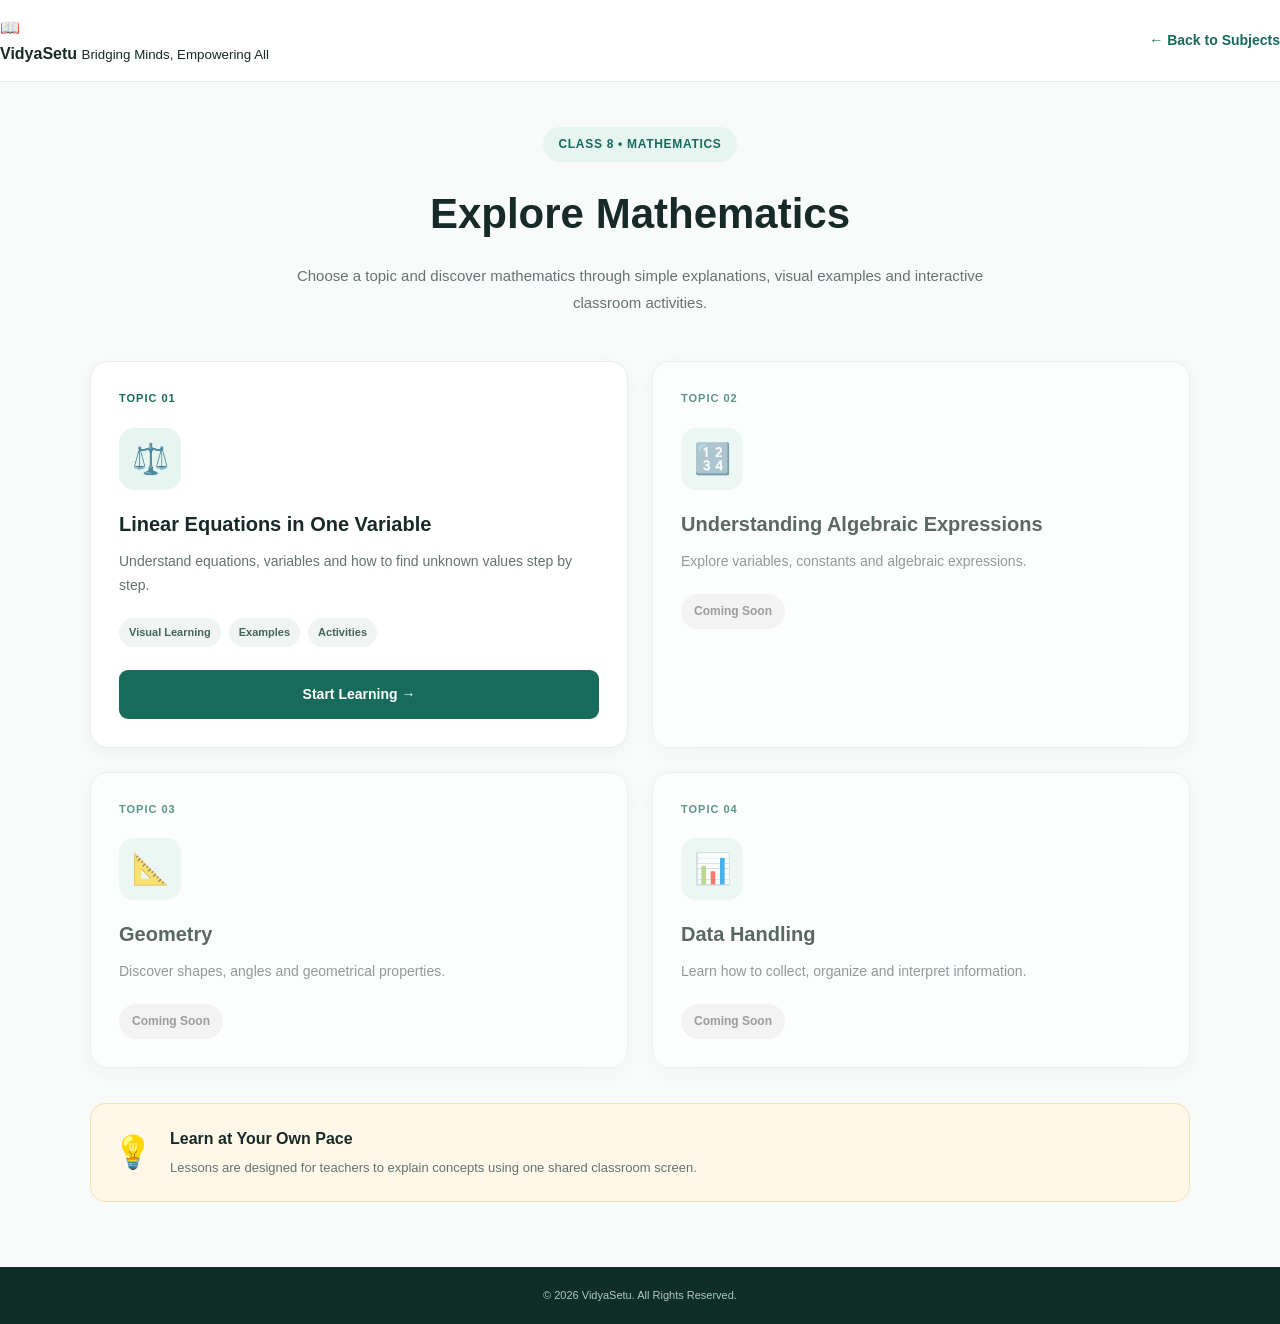
<file: class8-topics.html>
<!DOCTYPE html>
<html lang="en">

<head>
    <meta charset="UTF-8">
    <meta name="viewport" content="width=device-width, initial-scale=1.0">

    <title>Class 8 Mathematics Topics | VidyaSetu</title>

    <link rel="stylesheet" href="style.css">
    <script src="script.js" defer></script>
</head>

<body class="selection-page class8-page">

    <!-- NAVBAR -->

    <nav class="navbar">

        <div class="nav-container">

            <a href="index.html" class="logo">
                <span>📖</span>
                <div>
                    <strong>VidyaSetu</strong>
                    <small>Bridging Minds, Empowering All</small>
                </div>
            </a>

            <a href="class8-subjects.html" class="back-home">
                ← Back to Subjects
            </a>

        </div>

    </nav>


    <!-- TOPIC SELECTION -->

    <main class="class8-topics-container">

        <section class="class8-topics-hero">

            <span class="class8-topic-label">
                CLASS 8 • MATHEMATICS
            </span>

            <h1>Explore Mathematics</h1>

            <p>
                Choose a topic and discover mathematics
                through simple explanations, visual examples
                and interactive classroom activities.
            </p>

        </section>


        <!-- TOPIC CARDS -->

        <section class="class8-topic-grid">

            <!-- LINEAR EQUATIONS -->

            <div class="class8-topic-card active-topic">

                <div class="class8-topic-number">
                    TOPIC 01
                </div>

                <div class="class8-topic-icon">
                    ⚖️
                </div>

                <h2>Linear Equations in One Variable</h2>

                <p>
                    Understand equations, variables and
                    how to find unknown values step by step.
                </p>

                <div class="class8-topic-tags">
                    <span>Visual Learning</span>
                    <span>Examples</span>
                    <span>Activities</span>
                </div>

                <button
                    class="class8-topic-button"
                    id="linearEquationButton">

                    Start Learning →

                </button>

            </div>


            <!-- FUTURE TOPICS -->

            <div class="class8-topic-card unavailable-topic">

                <div class="class8-topic-number">
                    TOPIC 02
                </div>

                <div class="class8-topic-icon">
                    🔢
                </div>

                <h2>Understanding Algebraic Expressions</h2>

                <p>
                    Explore variables, constants and
                    algebraic expressions.
                </p>

                <span class="coming-soon-tag">
                    Coming Soon
                </span>

            </div>


            <div class="class8-topic-card unavailable-topic">

                <div class="class8-topic-number">
                    TOPIC 03
                </div>

                <div class="class8-topic-icon">
                    📐
                </div>

                <h2>Geometry</h2>

                <p>
                    Discover shapes, angles and
                    geometrical properties.
                </p>

                <span class="coming-soon-tag">
                    Coming Soon
                </span>

            </div>


            <div class="class8-topic-card unavailable-topic">

                <div class="class8-topic-number">
                    TOPIC 04
                </div>

                <div class="class8-topic-icon">
                    📊
                </div>

                <h2>Data Handling</h2>

                <p>
                    Learn how to collect, organize
                    and interpret information.
                </p>

                <span class="coming-soon-tag">
                    Coming Soon
                </span>

            </div>

        </section>


        <!-- LEARNING NOTE -->

        <section class="class8-topics-note">

            <span>💡</span>

            <div>
                <strong>Learn at Your Own Pace</strong>

                <p>
                    Lessons are designed for teachers to
                    explain concepts using one shared
                    classroom screen.
                </p>
            </div>

        </section>

    </main>


    <!-- FOOTER -->

    <footer class="selection-footer">

        <p>
            © 2026 VidyaSetu. All Rights Reserved.
        </p>

    </footer>

</body>

</html>
</file>
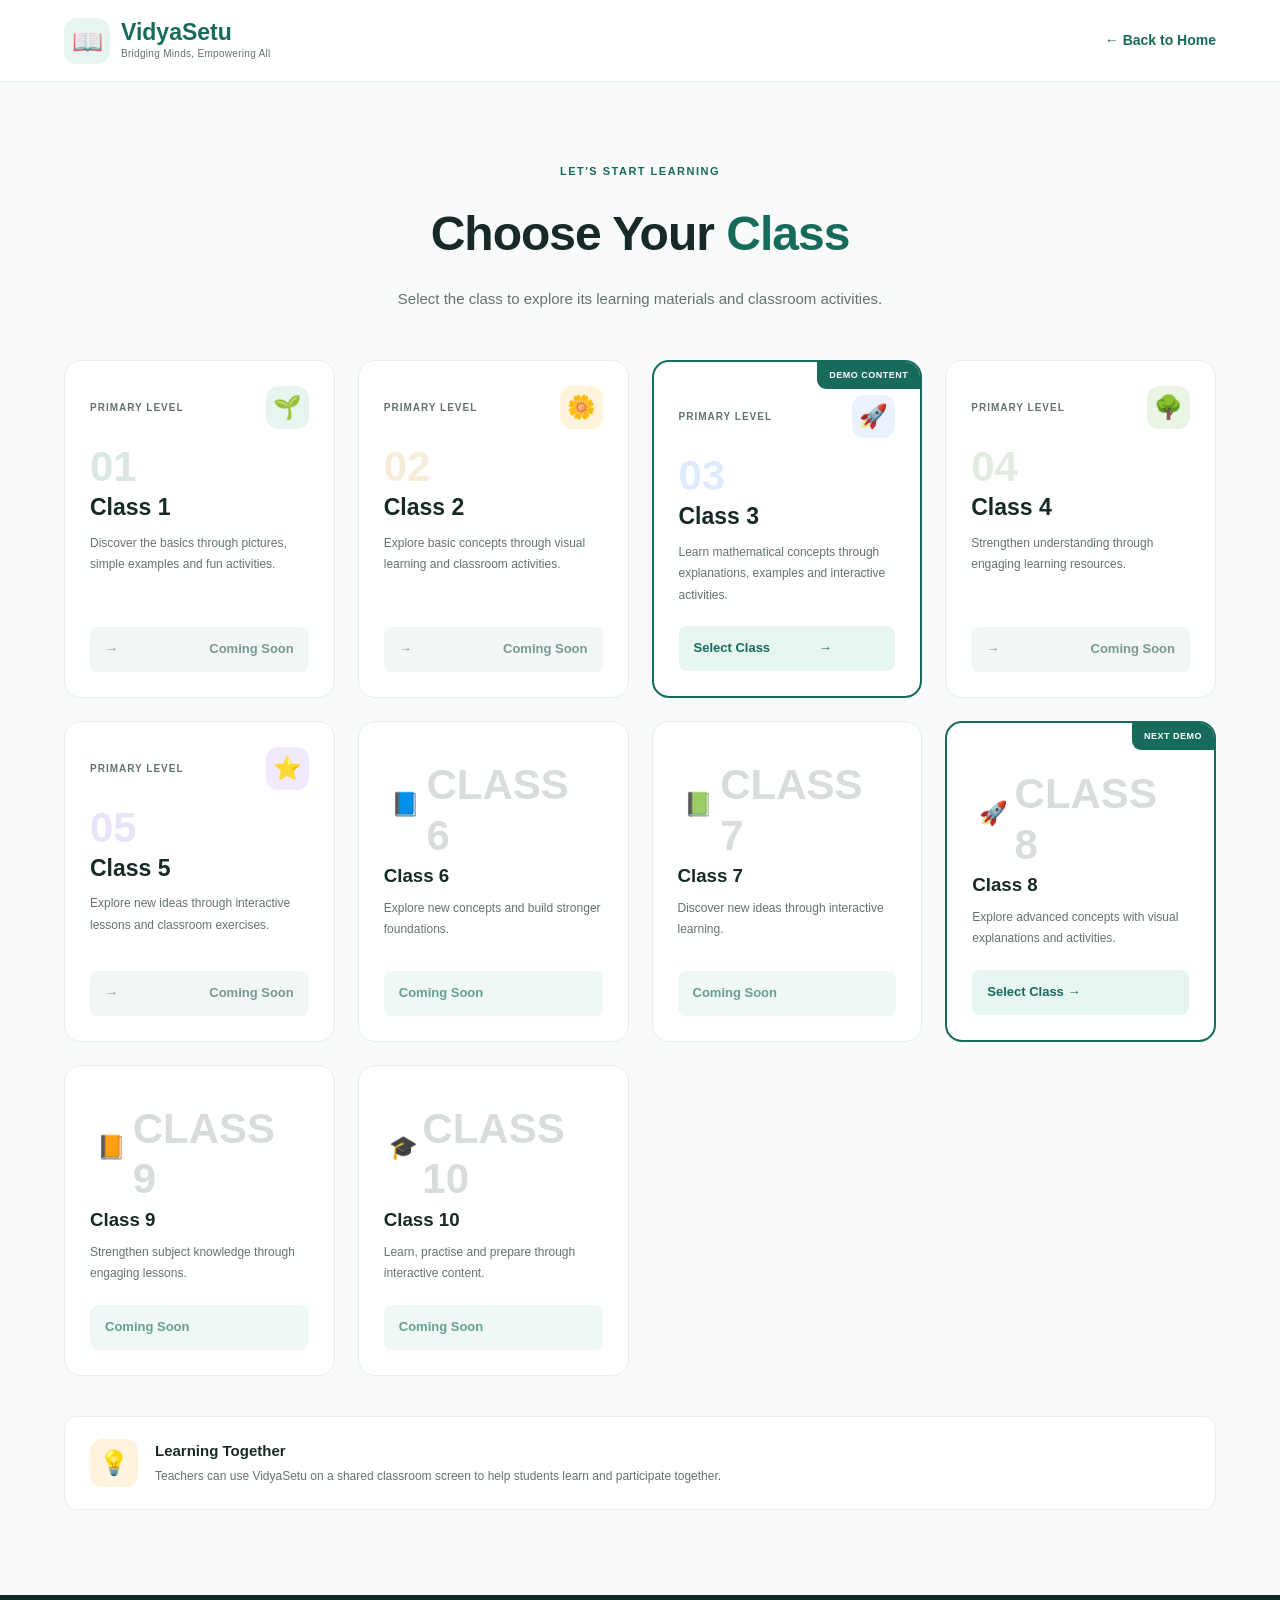
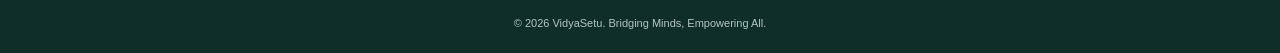
<file: classes.html>
<!DOCTYPE html>
<html lang="en">
<head>
    <meta charset="UTF-8">
    <meta name="viewport" content="width=device-width, initial-scale=1.0">

    <title>Select Class | VidyaSetu</title>

    <link rel="stylesheet" href="style.css">
    <script src="script.js" defer></script>
</head>

<body class="selection-page">

    <!-- HEADER -->
    <header class="navbar">
        <div class="container nav-container">

            <a href="index.html" class="brand">
                <div class="brand-icon">📖</div>
                <div>
                    <h2>VidyaSetu</h2>
                    <span>Bridging Minds, Empowering All</span>
                </div>
            </a>

            <a href="index.html" class="back-home">
                ← Back to Home
            </a>

        </div>
    </header>


    <!-- PAGE INTRODUCTION -->
    <main>

        <section class="selection-hero">

            <div class="container">

                <div class="selection-heading">

                    <span class="section-tag">LET'S START LEARNING</span>

                    <h1>
                        Choose Your <span>Class</span>
                    </h1>

                    <p>
                        Select the class to explore its learning materials and classroom activities.
                    </p>

                </div>


                <!-- CLASS CARDS -->
                <div class="class-grid">

                    <article class="class-card class-one">

                        <div class="class-card-top">
                            <span class="class-label">PRIMARY LEVEL</span>
                            <span class="class-emoji">🌱</span>
                        </div>

                        <div class="class-number">01</div>

                        <h2>Class 1</h2>

                        <p>
                            Discover the basics through pictures,
                            simple examples and fun activities.
                        </p>

                        <button class="class-button" data-class="1">
                            <span>→</span>
                        </button>

                    </article>


                    <article class="class-card class-two">

                        <div class="class-card-top">
                            <span class="class-label">PRIMARY LEVEL</span>
                            <span class="class-emoji">🌼</span>
                        </div>

                        <div class="class-number">02</div>

                        <h2>Class 2</h2>

                        <p>
                            Explore basic concepts through
                            visual learning and classroom activities.
                        </p>

                        <button class="class-button" data-class="2">
                            <span>→</span>
                        </button>

                    </article>


                    <article class="class-card class-three featured-class">

                        <div class="featured-label">DEMO CONTENT</div>

                        <div class="class-card-top">
                            <span class="class-label">PRIMARY LEVEL</span>
                            <span class="class-emoji">🚀</span>
                        </div>

                        <div class="class-number">03</div>

                        <h2>Class 3</h2>

                        <p>
                            Learn mathematical concepts through
                            explanations, examples and interactive activities.
                        </p>

                        <button class="class-button" data-class="3">
                            Select Class <span>→</span>
                        </button>

                    </article>


                    <article class="class-card class-four">

                        <div class="class-card-top">
                            <span class="class-label">PRIMARY LEVEL</span>
                            <span class="class-emoji">🌳</span>
                        </div>

                        <div class="class-number">04</div>

                        <h2>Class 4</h2>

                        <p>
                            Strengthen understanding through
                            engaging learning resources.
                        </p>

                        <button class="class-button" data-class="4">
                            <span>→</span>
                        </button>

                    </article>


                    <article class="class-card class-five">

                        <div class="class-card-top">
                            <span class="class-label">PRIMARY LEVEL</span>
                            <span class="class-emoji">⭐</span>
                        </div>

                        <div class="class-number">05</div>

                        <h2>Class 5</h2>

                        <p>
                            Explore new ideas through interactive
                            lessons and classroom exercises.
                        </p>

                        <button class="class-button" data-class="5">
                            <span>→</span>
                        </button>

                    </article>

<!-- CLASS 6 -->

<div class="class-card">
    <div class="class-card-top">
        <span class="class-emoji">📘</span>
        <span class="class-number">CLASS 6</span>
    </div>

    <h3>Class 6</h3>
    <p>Explore new concepts and build stronger foundations.</p>

    <button class="class-button" disabled>
        Coming Soon
    </button>
</div>


<!-- CLASS 7 -->

<div class="class-card">
    <div class="class-card-top">
        <span class="class-emoji">📗</span>
        <span class="class-number">CLASS 7</span>
    </div>

    <h3>Class 7</h3>
    <p>Discover new ideas through interactive learning.</p>

    <button class="class-button" disabled>
        Coming Soon
    </button>
</div>


<!-- CLASS 8 -->

<div class="class-card featured-class">
    <div class="class-card-top">
        <span class="class-emoji">🚀</span>
        <span class="class-number">CLASS 8</span>
    </div>

    <span class="featured-label">NEXT DEMO</span>

    <h3>Class 8</h3>
    <p>Explore advanced concepts with visual explanations and activities.</p>

    <button class="class-button" data-class="8">
    Select Class →
</button>
</div>


<!-- CLASS 9 -->

<div class="class-card">
    <div class="class-card-top">
        <span class="class-emoji">📙</span>
        <span class="class-number">CLASS 9</span>
    </div>

    <h3>Class 9</h3>
    <p>Strengthen subject knowledge through engaging lessons.</p>

    <button class="class-button" disabled>
        Coming Soon
    </button>
</div>


<!-- CLASS 10 -->

<div class="class-card">
    <div class="class-card-top">
        <span class="class-emoji">🎓</span>
        <span class="class-number">CLASS 10</span>
    </div>

    <h3>Class 10</h3>
    <p>Learn, practise and prepare through interactive content.</p>

    <button class="class-button" disabled>
        Coming Soon
    </button>
</div>


                </div>


                <!-- INFORMATION -->
                <div class="selection-note">

                    <div class="note-icon">💡</div>

                    <div>
                        <h3>Learning Together</h3>

                        <p>
                            Teachers can use VidyaSetu on a shared
                            classroom screen to help students learn
                            and participate together.
                        </p>
                    </div>

                </div>

            </div>

        </section>

    </main>


    <!-- FOOTER -->
    <footer class="selection-footer">

        <div class="container">
            <p>
                © 2026 VidyaSetu. Bridging Minds, Empowering All.
            </p>
        </div>

    </footer>

</body>
</html>
</file>
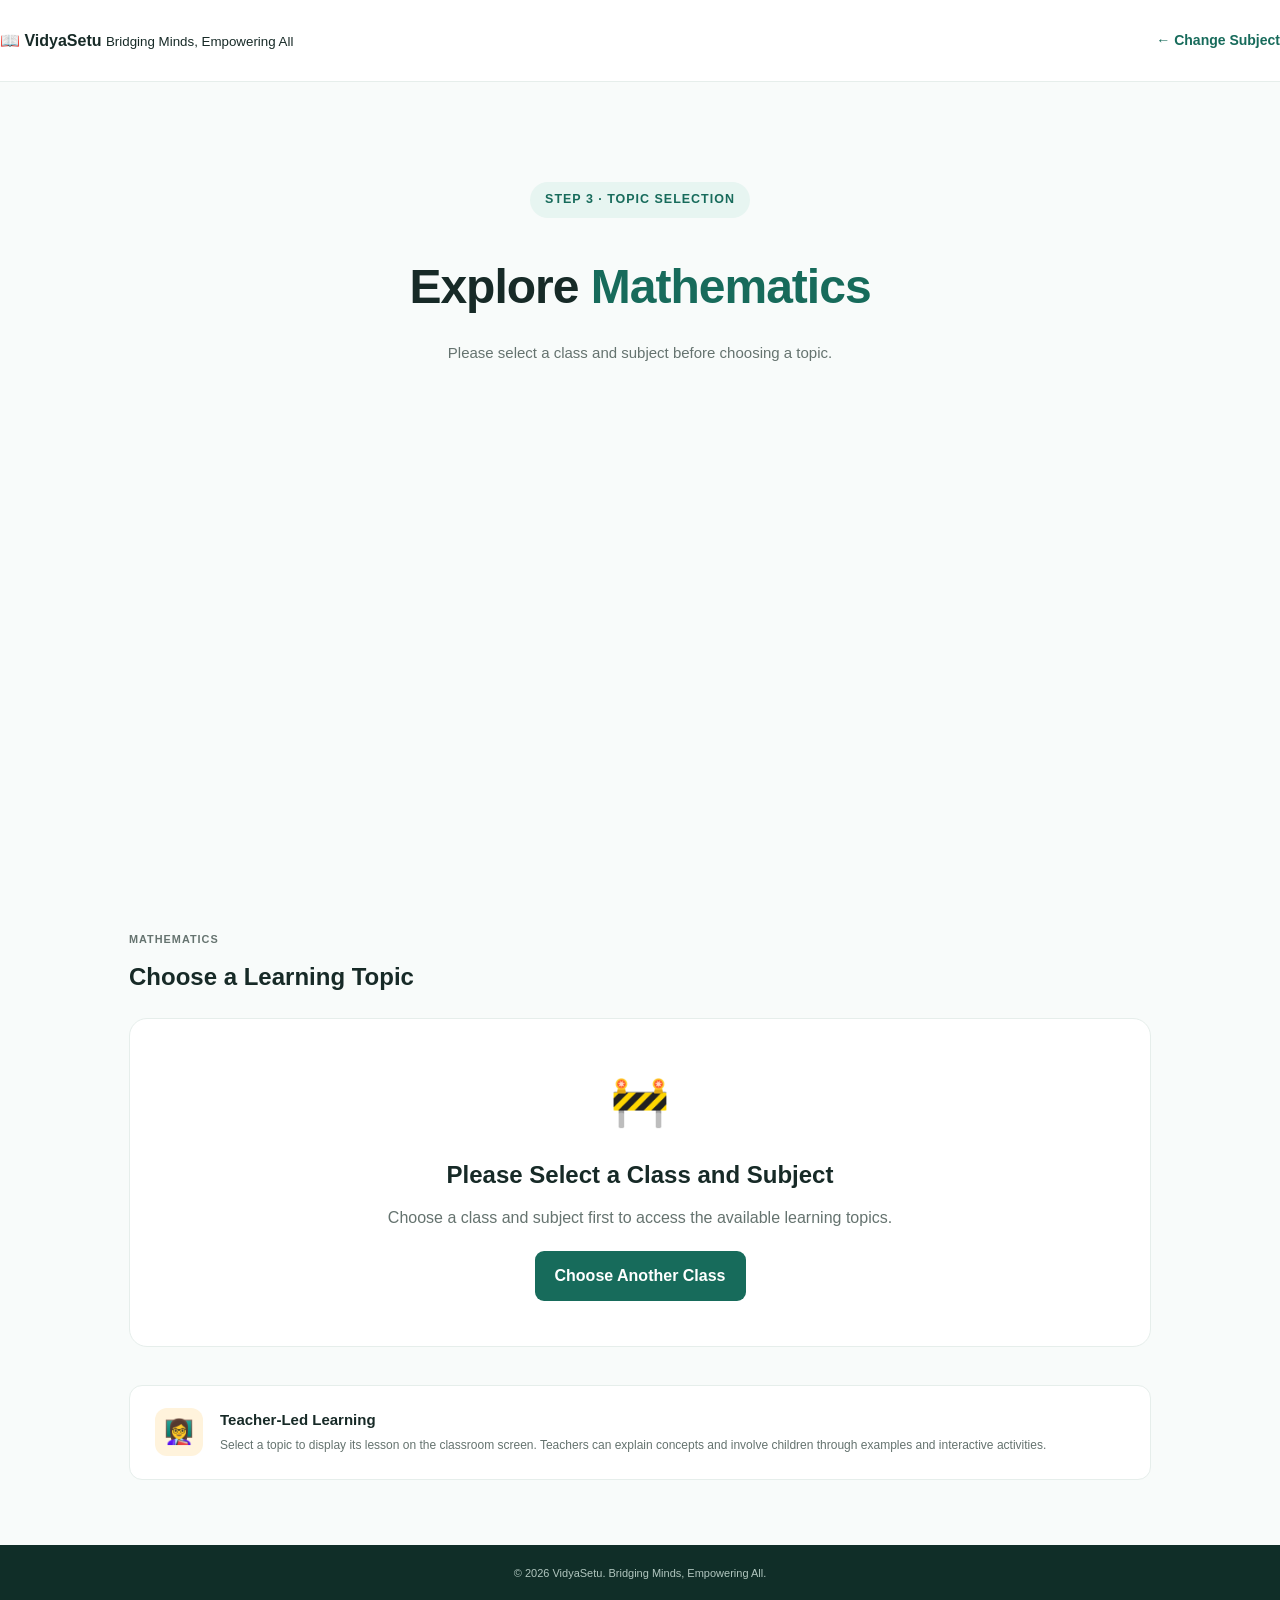
<file: lesson.html>
<!DOCTYPE html>
<html lang="en">
<head>
    <meta charset="UTF-8">
    <meta name="viewport" content="width=device-width, initial-scale=1.0">
    <meta name="description" content="Learn Mathematics through visual explanations with VidyaSetu.">
    <title>Learning | VidyaSetu</title>
    <link rel="stylesheet" href="style.css">
    <script src="script.js" defer></script>
</head>

<body class="lesson-page">

    <header class="navbar">
        <div class="nav-container">
            <a href="index.html" class="logo">
                <span class="logo-icon">📖</span>
                <span class="logo-text">
                    <strong>VidyaSetu</strong>
                    <small>Bridging Minds, Empowering All</small>
                </span>
            </a>

            <a href="topics.html" class="back-home">← All Topics</a>
        </div>
    </header>

    <main class="lesson-container">

        <div class="lesson-topbar">
            <div class="lesson-breadcrumb">
                <span>Class 3</span>
                <span>›</span>
                <span>Mathematics</span>
                <span>›</span>
                <strong id="lessonBreadcrumbTopic">Lesson</strong>
            </div>

            <div class="language-switch">
                <span>Language:</span>
                <button class="language-button active" data-language="en">English</button>
                <button class="language-button" data-language="kn">ಕನ್ನಡ</button>
            </div>
        </div>

        <section class="lesson-heading">
            <span class="lesson-label" id="lessonTopicNumber">CLASS 3 · MATHEMATICS</span>
            <h1 id="lessonTitle">Loading Lesson...</h1>
            <p id="lessonIntroduction">Your lesson will appear here.</p>
        </section>

        <section class="learning-objective">
            <div class="objective-icon">🎯</div>
            <div>
                <strong id="objectiveHeading">What will we learn?</strong>
                <p id="lessonObjective"></p>
            </div>
        </section>

        <section class="lesson-content-card">

            <div class="lesson-section-title">
                <span class="section-icon">📘</span>
                <div>
                    <span class="section-kicker" id="conceptKicker">LEARN THE CONCEPT</span>
                    <h2 id="conceptHeading">Understanding the Concept</h2>
                </div>
            </div>

            <p class="concept-description" id="conceptDescription"></p>

            <div class="visual-example" id="visualExample">
                <div class="visual-example-heading">
                    <span>💡</span>
                    <strong id="visualHeading">Let's See an Example</strong>
                </div>

                <div class="visual-example-display" id="visualDisplay"></div>

                <p id="visualExplanation"></p>
            </div>

            <div class="lesson-example">
                <div class="example-heading">
                    <span>✏️</span>
                    <strong id="exampleHeading">Try This Example</strong>
                </div>

                <div class="example-question" id="exampleQuestion"></div>
                <div class="example-answer" id="exampleAnswer"></div>
            </div>

        </section>

        <section class="teacher-tip">
            <div class="teacher-tip-icon">👩‍🏫</div>
            <div>
                <span id="teacherTipLabel">TEACHER'S TIP</span>
                <p id="teacherTipText"></p>
            </div>
        </section>

        <section class="lesson-navigation">
            <button class="lesson-nav-button previous-topic" id="previousTopic">
                ← Previous Topic
            </button>

            <button class="lesson-nav-button next-topic" id="nextTopic">
                Next Topic →
            </button>
        </section>

<div class="lesson-activities-cta">
    <div>
        <span>🎮</span>
        <div>
            <strong>Ready to Practise?</strong>
            <p>Explore fun activities and test what the class has learned.</p>
        </div>
    </div>
    <a href="activities.html">Explore Activities →</a>
</div>

<!-- DIRECT QUIZ ACCESS -->

<div class="lesson-quiz-cta">
    <div>
        <span>🧠</span>
        <div>
            <strong>Check What We Learned!</strong>
            <p>Let the children answer a few questions and test their understanding.</p>
        </div>
    </div>

    <a href="quiz.html">Start Quiz →</a>
</div>


        <div class="lesson-bottom-note">
            <span>🌱</span>
            <p>Learn together, ask questions and explore Mathematics with VidyaSetu!</p>
        </div>

    </main>

    <footer class="selection-footer">
        <p>© 2026 VidyaSetu. Bridging Minds, Empowering All.</p>
    </footer>

</body>
</html>
</file>
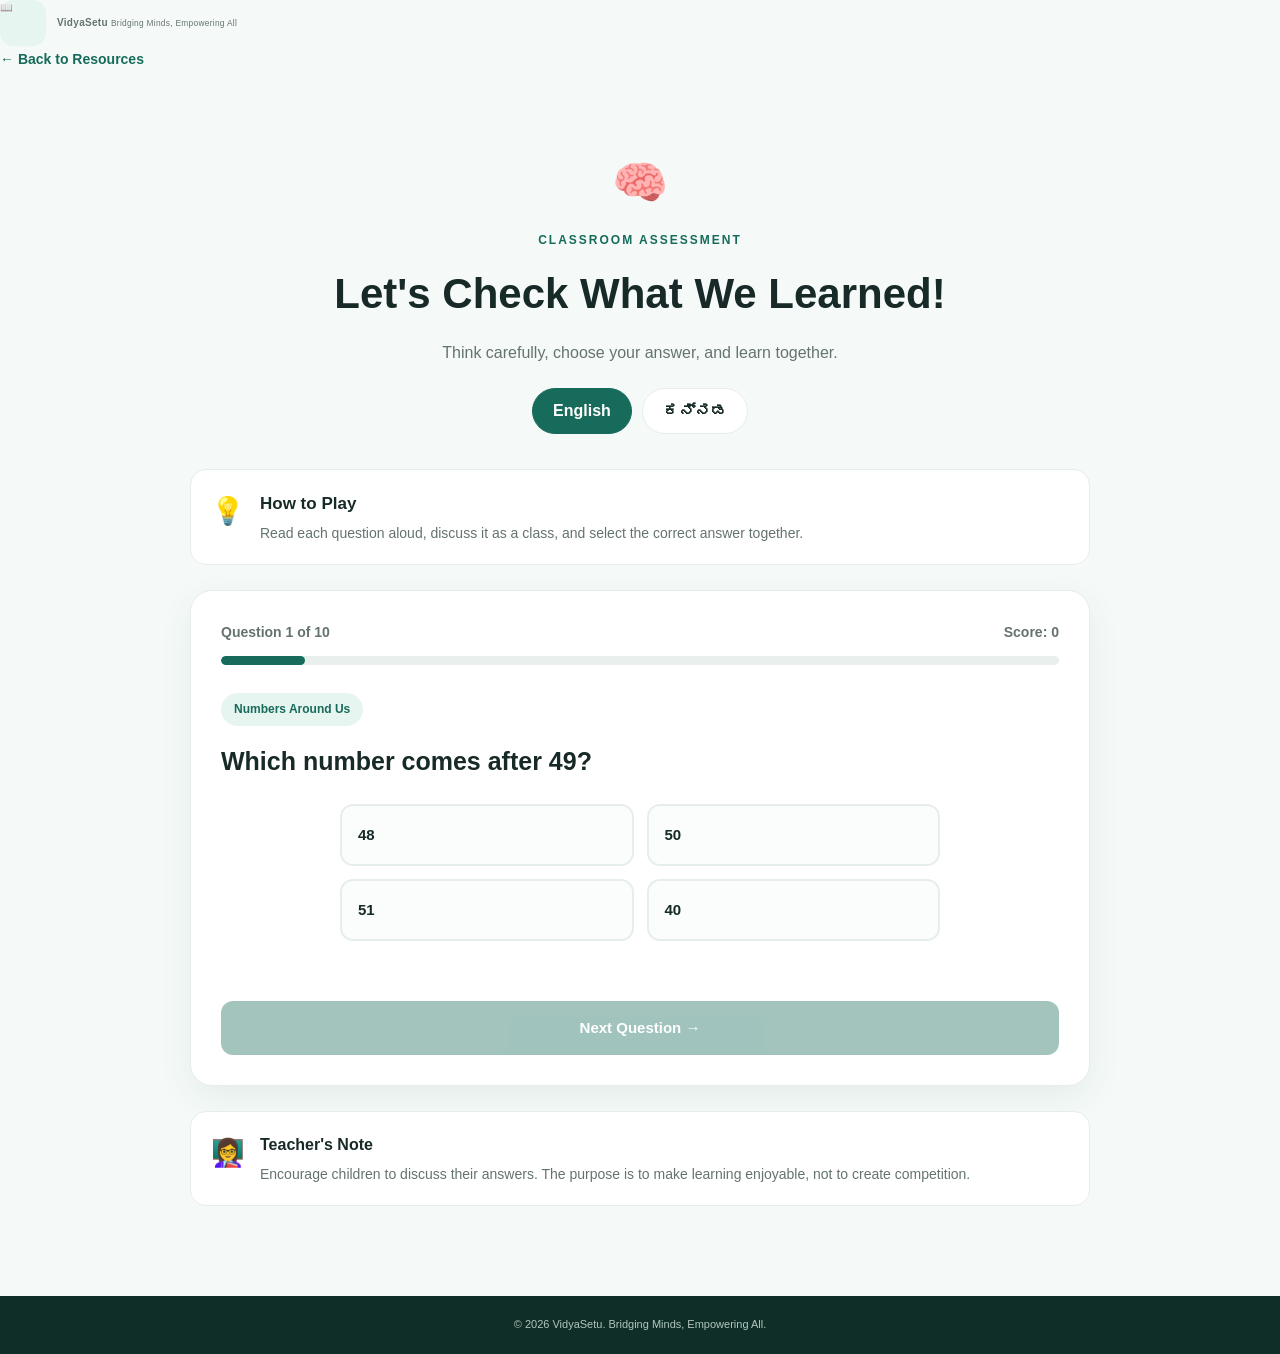
<file: quiz.html>
<!DOCTYPE html>
<html lang="en">
<head>
    <meta charset="UTF-8">
    <meta name="viewport" content="width=device-width, initial-scale=1.0">
    <meta name="description" content="VidyaSetu classroom quiz and assessment">
    <title>Classroom Quiz | VidyaSetu</title>
    <link rel="stylesheet" href="style.css">
    <script src="script.js" defer></script>
</head>

<body class="quiz-page">

    <header class="selection-navbar">
        <a href="index.html" class="brand">
            <span class="brand-icon">📖</span>
            <span>
                <strong>VidyaSetu</strong>
                <small>Bridging Minds, Empowering All</small>
            </span>
        </a>

        <a href="resources.html" class="back-home">← Back to Resources</a>
    </header>

    <main class="quiz-container">

        <section class="quiz-hero">
            <span class="quiz-hero-icon">🧠</span>
            <p class="quiz-eyebrow">CLASSROOM ASSESSMENT</p>
            <h1>Let's Check What We Learned!</h1>
            <p>Think carefully, choose your answer, and learn together.</p>

            <div class="quiz-language">
                <button class="quiz-language-button active" data-quiz-language="en">
                    English
                </button>
                <button class="quiz-language-button" data-quiz-language="kn">
                    ಕನ್ನಡ
                </button>
            </div>
        </section>

        <section class="quiz-instructions" id="quizInstructions">
            <div class="quiz-instruction-icon">💡</div>
            <div>
                <h2>How to Play</h2>
                <p>
                    Read each question aloud, discuss it as a class,
                    and select the correct answer together.
                </p>
            </div>
        </section>

        <section class="quiz-card" id="quizCard">

            <div class="quiz-top-row">
                <span id="quizQuestionCount">Question 1 of 10</span>
                <span id="quizScore">Score: 0</span>
            </div>

            <div class="quiz-progress-track">
                <div class="quiz-progress-bar" id="quizProgressBar"></div>
            </div>

            <p class="quiz-topic-label" id="quizTopic">Numbers Around Us</p>

            <h2 id="quizQuestion">Question will appear here</h2>

            <div class="quiz-options" id="quizOptions"></div>

            <div class="quiz-answer-feedback" id="quizFeedback" aria-live="polite"></div>

            <button class="quiz-next-button" id="quizNextButton" disabled>
                Next Question →
            </button>

        </section>

        <section class="quiz-result-card" id="quizResult" hidden>

            <div class="quiz-result-icon" id="quizResultIcon">🏆</div>

            <p class="quiz-eyebrow">QUIZ COMPLETED</p>

            <h2 id="quizResultTitle">Well Done!</h2>

            <div class="quiz-final-score">
                <strong id="quizFinalScore">0/10</strong>
                <span>Your Score</span>
            </div>

            <p id="quizResultMessage"></p>

            <div class="quiz-result-details">
                <div>
                    <strong id="quizCorrectCount">0</strong>
                    <span>Correct</span>
                </div>
                <div>
                    <strong id="quizWrongCount">0</strong>
                    <span>Incorrect</span>
                </div>
            </div>

            <button class="quiz-restart-button" id="quizRestartButton">
                ↻ Try Again
            </button>

            <a href="resources.html" class="quiz-home-link">
                Back to Classroom Resources
            </a>

        </section>

        <section class="quiz-teacher-note">
            <span>👩‍🏫</span>
            <div>
                <strong>Teacher's Note</strong>
                <p>
                    Encourage children to discuss their answers.
                    The purpose is to make learning enjoyable,
                    not to create competition.
                </p>
            </div>
        </section>

    </main>

    <footer class="selection-footer">
        <p>© 2026 VidyaSetu. Bridging Minds, Empowering All.</p>
    </footer>

</body>
</html>
</file>
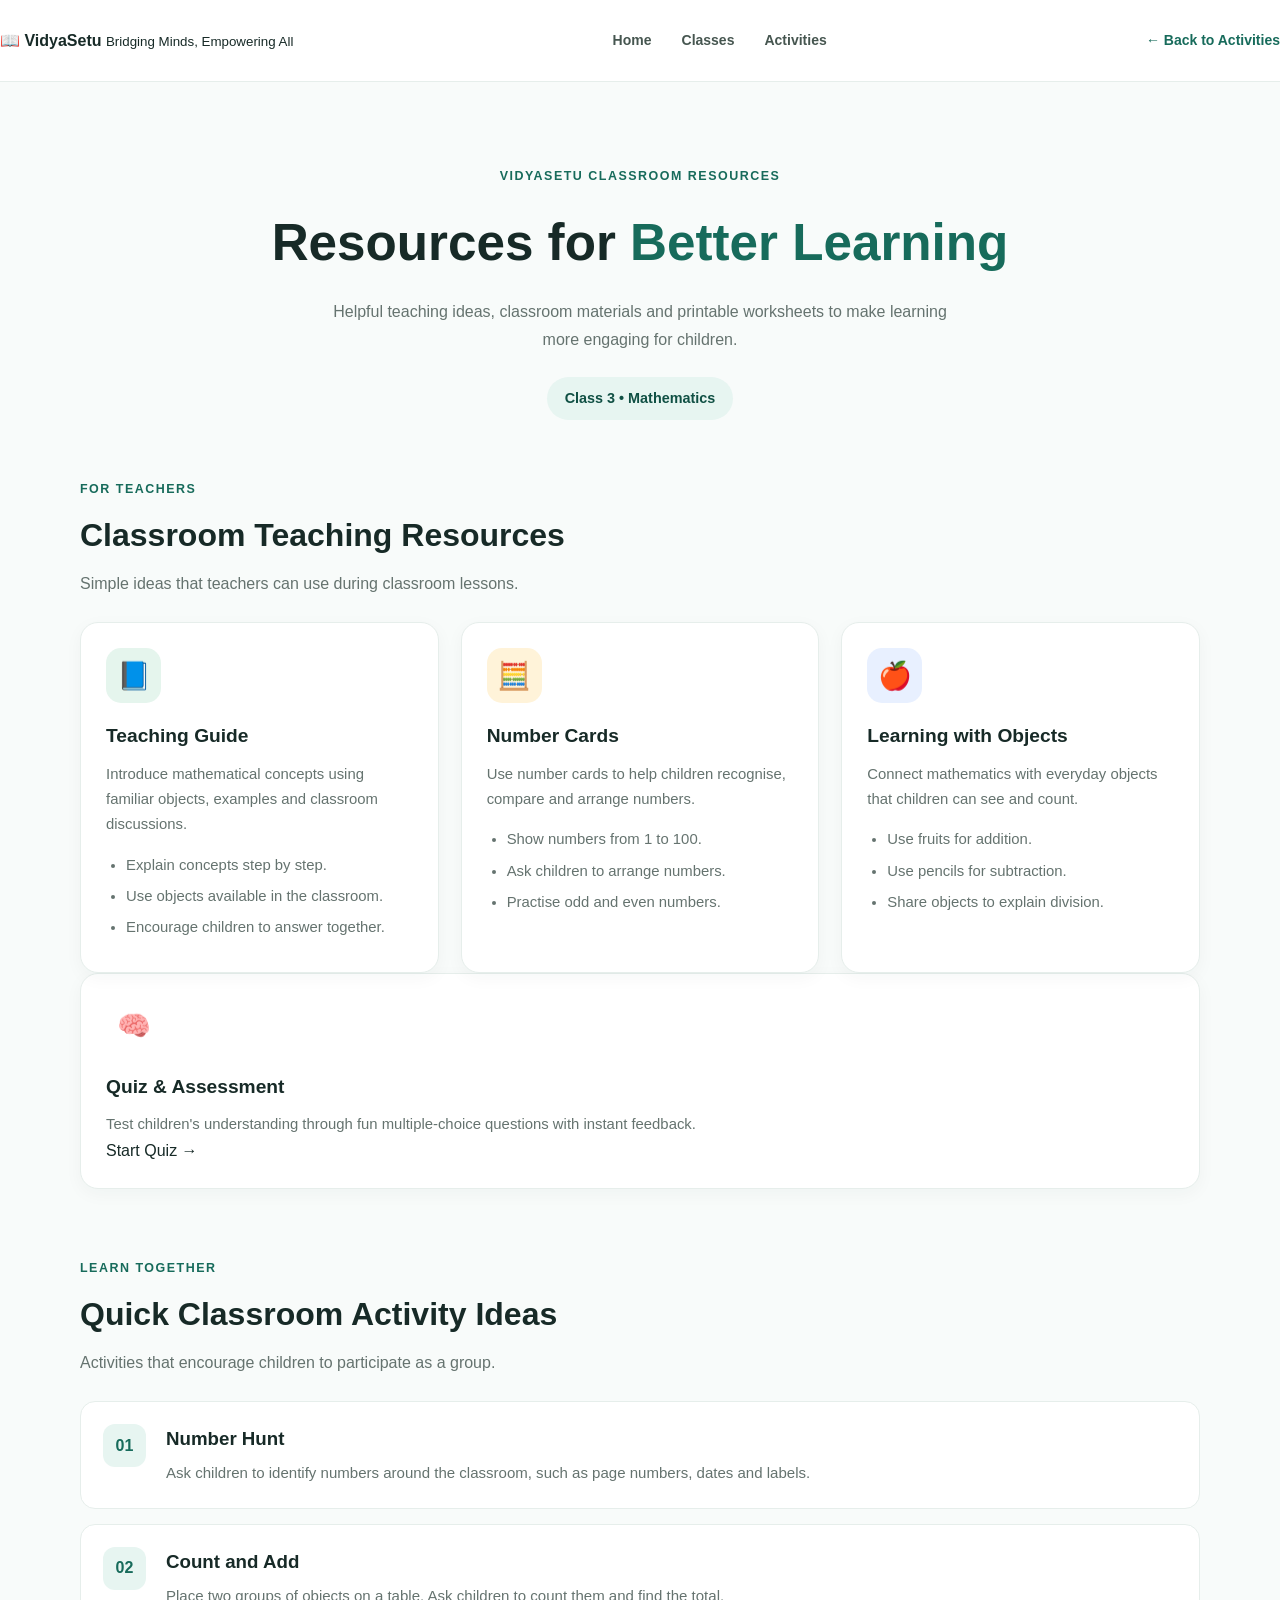
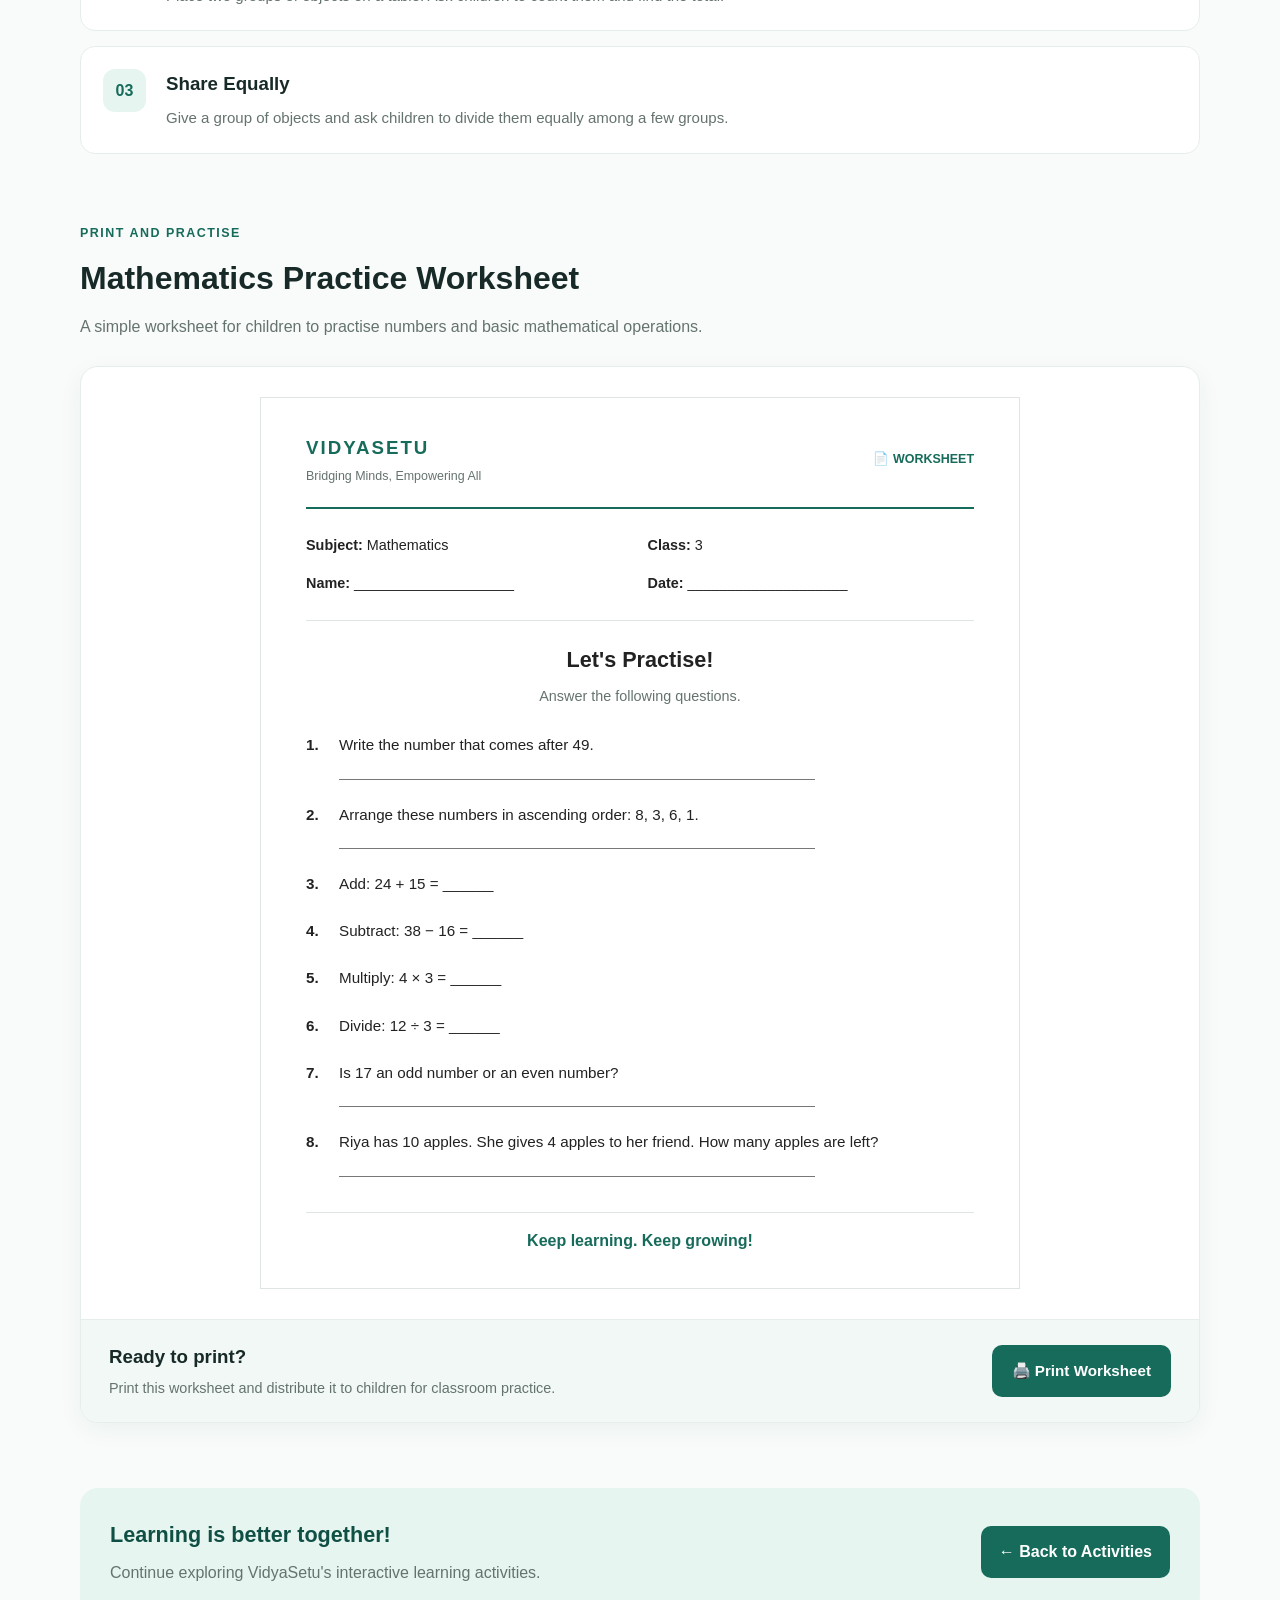
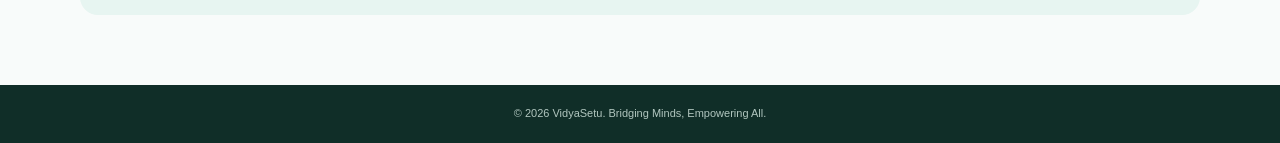
<file: resources.html>
<!DOCTYPE html>
<html lang="en">
<head>
    <meta charset="UTF-8">
    <meta name="viewport" content="width=device-width, initial-scale=1.0">
    <meta name="description" content="Classroom teaching resources and printable worksheets from VidyaSetu.">
    <title>Classroom Resources | VidyaSetu</title>

    <link rel="stylesheet" href="style.css">
    <script src="script.js" defer></script>
</head>

<body class="resources-page">

    <!-- NAVIGATION -->
    <header class="navbar">
        <div class="nav-container">

            <a href="index.html" class="logo">
                <span class="logo-icon">📖</span>
                <span>
                    <strong>VidyaSetu</strong>
                    <small>Bridging Minds, Empowering All</small>
                </span>
            </a>

            <nav class="nav-links">
                <a href="index.html">Home</a>
                <a href="classes.html">Classes</a>
                <a href="activities.html">Activities</a>
            </nav>

            <a href="activities.html" class="back-home">← Back to Activities</a>

        </div>
    </header>


    <main class="resources-container">

        <!-- PAGE INTRODUCTION -->
        <section class="resources-hero">

            <span class="resources-kicker">VIDYASETU CLASSROOM RESOURCES</span>

            <h1>Resources for <span>Better Learning</span></h1>

            <p>
                Helpful teaching ideas, classroom materials and printable
                worksheets to make learning more engaging for children.
            </p>

            <div class="resource-context" id="resourceContext">
                Class 3 • Mathematics
            </div>

        </section>


        <!-- TEACHER RESOURCES -->
        <section class="resource-section">

            <div class="resource-section-heading">
                <span>FOR TEACHERS</span>
                <h2>Classroom Teaching Resources</h2>
                <p>Simple ideas that teachers can use during classroom lessons.</p>
            </div>


            <div class="resource-grid">

                <article class="resource-card">

                    <div class="resource-icon resource-green">📘</div>

                    <h3>Teaching Guide</h3>

                    <p>
                        Introduce mathematical concepts using familiar
                        objects, examples and classroom discussions.
                    </p>

                    <ul>
                        <li>Explain concepts step by step.</li>
                        <li>Use objects available in the classroom.</li>
                        <li>Encourage children to answer together.</li>
                    </ul>

                </article>


                <article class="resource-card">

                    <div class="resource-icon resource-yellow">🧮</div>

                    <h3>Number Cards</h3>

                    <p>
                        Use number cards to help children recognise,
                        compare and arrange numbers.
                    </p>

                    <ul>
                        <li>Show numbers from 1 to 100.</li>
                        <li>Ask children to arrange numbers.</li>
                        <li>Practise odd and even numbers.</li>
                    </ul>

                </article>


                <article class="resource-card">

                    <div class="resource-icon resource-blue">🍎</div>

                    <h3>Learning with Objects</h3>

                    <p>
                        Connect mathematics with everyday objects
                        that children can see and count.
                    </p>

                    <ul>
                        <li>Use fruits for addition.</li>
                        <li>Use pencils for subtraction.</li>
                        <li>Share objects to explain division.</li>
                    </ul>

                </article>

            </div>
            
<!-- QUIZ AND ASSESSMENT -->

<div class="resource-card">
    <div class="resource-icon">🧠</div>
    <h3>Quiz & Assessment</h3>
    <p>
        Test children's understanding through fun
        multiple-choice questions with instant feedback.
    </p>
    <a href="quiz.html" class="resource-button">
        Start Quiz →
    </a>
</div>

        </section>


        <!-- CLASSROOM ACTIVITY IDEAS -->
        <section class="resource-section activity-ideas-section">

            <div class="resource-section-heading">
                <span>LEARN TOGETHER</span>
                <h2>Quick Classroom Activity Ideas</h2>
                <p>Activities that encourage children to participate as a group.</p>
            </div>


            <div class="classroom-ideas">

                <div class="classroom-idea">
                    <span>01</span>
                    <div>
                        <h3>Number Hunt</h3>
                        <p>
                            Ask children to identify numbers around the
                            classroom, such as page numbers, dates and labels.
                        </p>
                    </div>
                </div>


                <div class="classroom-idea">
                    <span>02</span>
                    <div>
                        <h3>Count and Add</h3>
                        <p>
                            Place two groups of objects on a table.
                            Ask children to count them and find the total.
                        </p>
                    </div>
                </div>


                <div class="classroom-idea">
                    <span>03</span>
                    <div>
                        <h3>Share Equally</h3>
                        <p>
                            Give a group of objects and ask children
                            to divide them equally among a few groups.
                        </p>
                    </div>
                </div>

            </div>

        </section>


        <!-- PRINTABLE WORKSHEET -->
        <section class="resource-section worksheet-section">

            <div class="resource-section-heading">
                <span>PRINT AND PRACTISE</span>
                <h2>Mathematics Practice Worksheet</h2>
                <p>
                    A simple worksheet for children to practise
                    numbers and basic mathematical operations.
                </p>
            </div>


            <div class="worksheet-card">

                <div class="worksheet-preview">

                    <div class="worksheet-top">

                        <div>
                            <h3>VIDYASETU</h3>
                            <p>Bridging Minds, Empowering All</p>
                        </div>

                        <span>📄 WORKSHEET</span>

                    </div>


                    <div class="worksheet-details">
                        <p><strong>Subject:</strong> Mathematics</p>
                        <p><strong>Class:</strong> 3</p>
                        <p><strong>Name:</strong> ____________________</p>
                        <p><strong>Date:</strong> ____________________</p>
                    </div>


                    <div class="worksheet-divider"></div>

                    <h3 class="worksheet-title">Let's Practise!</h3>

                    <p class="worksheet-instruction">
                        Answer the following questions.
                    </p>


                    <div class="worksheet-questions">

                        <div class="worksheet-question">
                            <span>1.</span>
                            <p>Write the number that comes after 49.</p>
                            <span class="answer-line"></span>
                        </div>

                        <div class="worksheet-question">
                            <span>2.</span>
                            <p>Arrange these numbers in ascending order: 8, 3, 6, 1.</p>
                            <span class="answer-line"></span>
                        </div>

                        <div class="worksheet-question">
                            <span>3.</span>
                            <p>Add: 24 + 15 = ______</p>
                        </div>

                        <div class="worksheet-question">
                            <span>4.</span>
                            <p>Subtract: 38 − 16 = ______</p>
                        </div>

                        <div class="worksheet-question">
                            <span>5.</span>
                            <p>Multiply: 4 × 3 = ______</p>
                        </div>

                        <div class="worksheet-question">
                            <span>6.</span>
                            <p>Divide: 12 ÷ 3 = ______</p>
                        </div>

                        <div class="worksheet-question">
                            <span>7.</span>
                            <p>Is 17 an odd number or an even number?</p>
                            <span class="answer-line"></span>
                        </div>

                        <div class="worksheet-question">
                            <span>8.</span>
                            <p>
                                Riya has 10 apples. She gives 4 apples to
                                her friend. How many apples are left?
                            </p>
                            <span class="answer-line"></span>
                        </div>

                    </div>


                    <div class="worksheet-footer">
                        Keep learning. Keep growing!
                    </div>

                </div>


                <div class="worksheet-actions">

                    <div>
                        <h3>Ready to print?</h3>
                        <p>
                            Print this worksheet and distribute it
                            to children for classroom practice.
                        </p>
                    </div>

                    <button type="button" id="printWorksheet">
                        🖨️ Print Worksheet
                    </button>

                </div>

            </div>

        </section>


        <!-- BOTTOM NAVIGATION -->
        <section class="resources-bottom">

            <div>
                <h2>Learning is better together!</h2>
                <p>Continue exploring VidyaSetu's interactive learning activities.</p>
            </div>

            <a href="activities.html">← Back to Activities</a>

        </section>

    </main>


    <!-- FOOTER -->
    <footer class="selection-footer">
        <p>© 2026 VidyaSetu. Bridging Minds, Empowering All.</p>
    </footer>

</body>
</html>
</file>
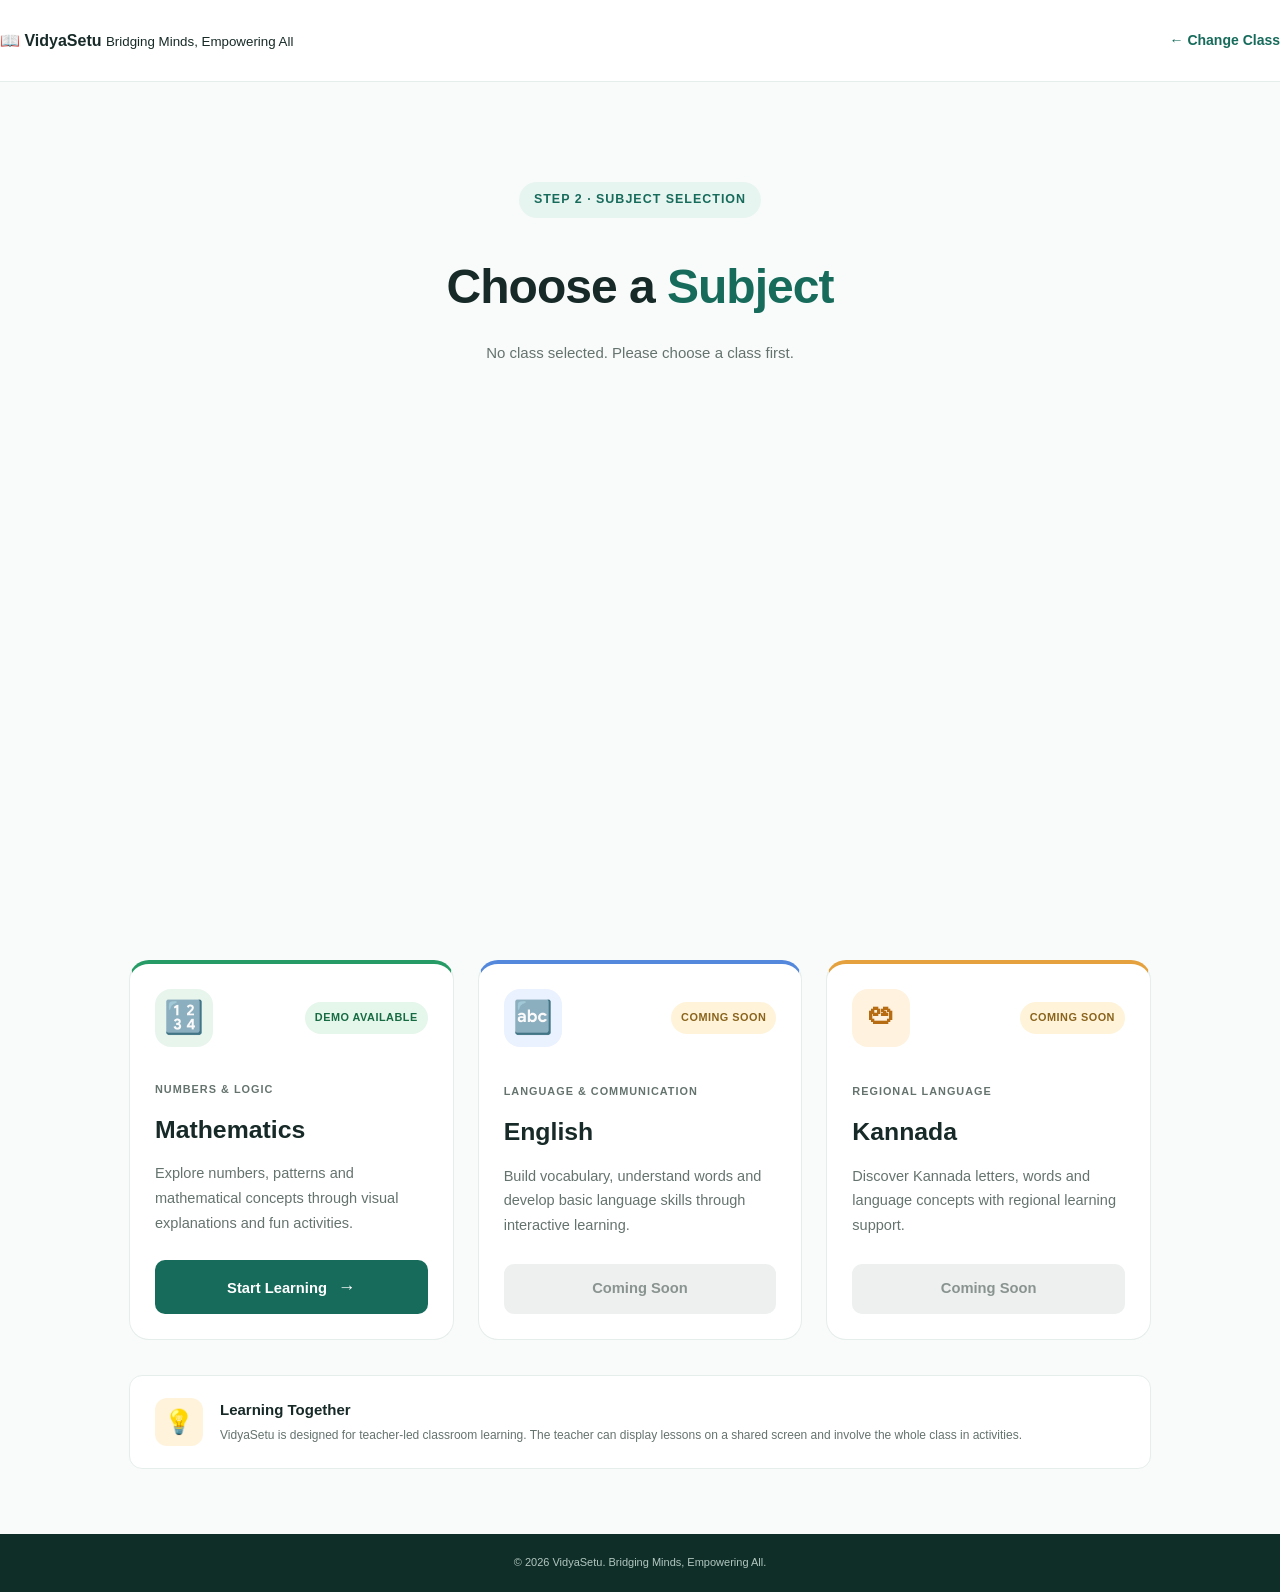
<file: subjects.html>
<!DOCTYPE html>
<html lang="en">
<head>
    <meta charset="UTF-8">
    <meta name="viewport" content="width=device-width, initial-scale=1.0">
    <meta name="description" content="Choose a subject in VidyaSetu's interactive classroom learning platform.">
    <title>Choose Subject | VidyaSetu</title>
    <link rel="stylesheet" href="style.css">
    <script src="script.js" defer></script>
</head>

<body class="selection-page">

    <header class="navbar">
        <div class="nav-container">
            <a href="index.html" class="logo">
                <span class="logo-icon">📖</span>
                <span class="logo-text">
                    <strong>VidyaSetu</strong>
                    <small>Bridging Minds, Empowering All</small>
                </span>
            </a>

            <a href="classes.html" class="back-home">← Change Class</a>
        </div>
    </header>

    <main class="subject-selection">

        <section class="selection-hero">
            <div class="selection-heading">
                <span class="eyebrow">STEP 2 · SUBJECT SELECTION</span>
                <h1>Choose a <span>Subject</span></h1>
                <p id="selectedClassText">
                    Select a subject to begin classroom learning.
                </p>
            </div>
        </section>

        <section class="subject-grid">

            <article class="subject-card subject-maths available-subject">
                <div class="subject-card-top">
                    <span class="subject-emoji">🔢</span>
                    <span class="subject-status available-status">DEMO AVAILABLE</span>
                </div>

                <div class="subject-card-content">
                    <span class="subject-category">NUMBERS & LOGIC</span>
                    <h2>Mathematics</h2>
                    <p>Explore numbers, patterns and mathematical concepts through visual explanations and fun activities.</p>
                </div>

                <button class="subject-button" data-subject="Mathematics">
                    Start Learning <span>→</span>
                </button>
            </article>


            <article class="subject-card subject-english">
                <div class="subject-card-top">
                    <span class="subject-emoji">🔤</span>
                    <span class="subject-status coming-status">COMING SOON</span>
                </div>

                <div class="subject-card-content">
                    <span class="subject-category">LANGUAGE & COMMUNICATION</span>
                    <h2>English</h2>
                    <p>Build vocabulary, understand words and develop basic language skills through interactive learning.</p>
                </div>

                <button class="subject-button disabled-subject-button" disabled>
                    Coming Soon
                </button>
            </article>


            <article class="subject-card subject-kannada">
                <div class="subject-card-top">
                    <span class="subject-emoji">ಅ</span>
                    <span class="subject-status coming-status">COMING SOON</span>
                </div>

                <div class="subject-card-content">
                    <span class="subject-category">REGIONAL LANGUAGE</span>
                    <h2>Kannada</h2>
                    <p>Discover Kannada letters, words and language concepts with regional learning support.</p>
                </div>

                <button class="subject-button disabled-subject-button" disabled>
                    Coming Soon
                </button>
            </article>

        </section>

        <section class="selection-note subject-note">
            <div class="note-icon">💡</div>
            <div>
                <h3>Learning Together</h3>
                <p>VidyaSetu is designed for teacher-led classroom learning. The teacher can display lessons on a shared screen and involve the whole class in activities.</p>
            </div>
        </section>

    </main>

    <footer class="selection-footer">
        <p>© 2026 VidyaSetu. Bridging Minds, Empowering All.</p>
    </footer>

</body>
</html>
</file>
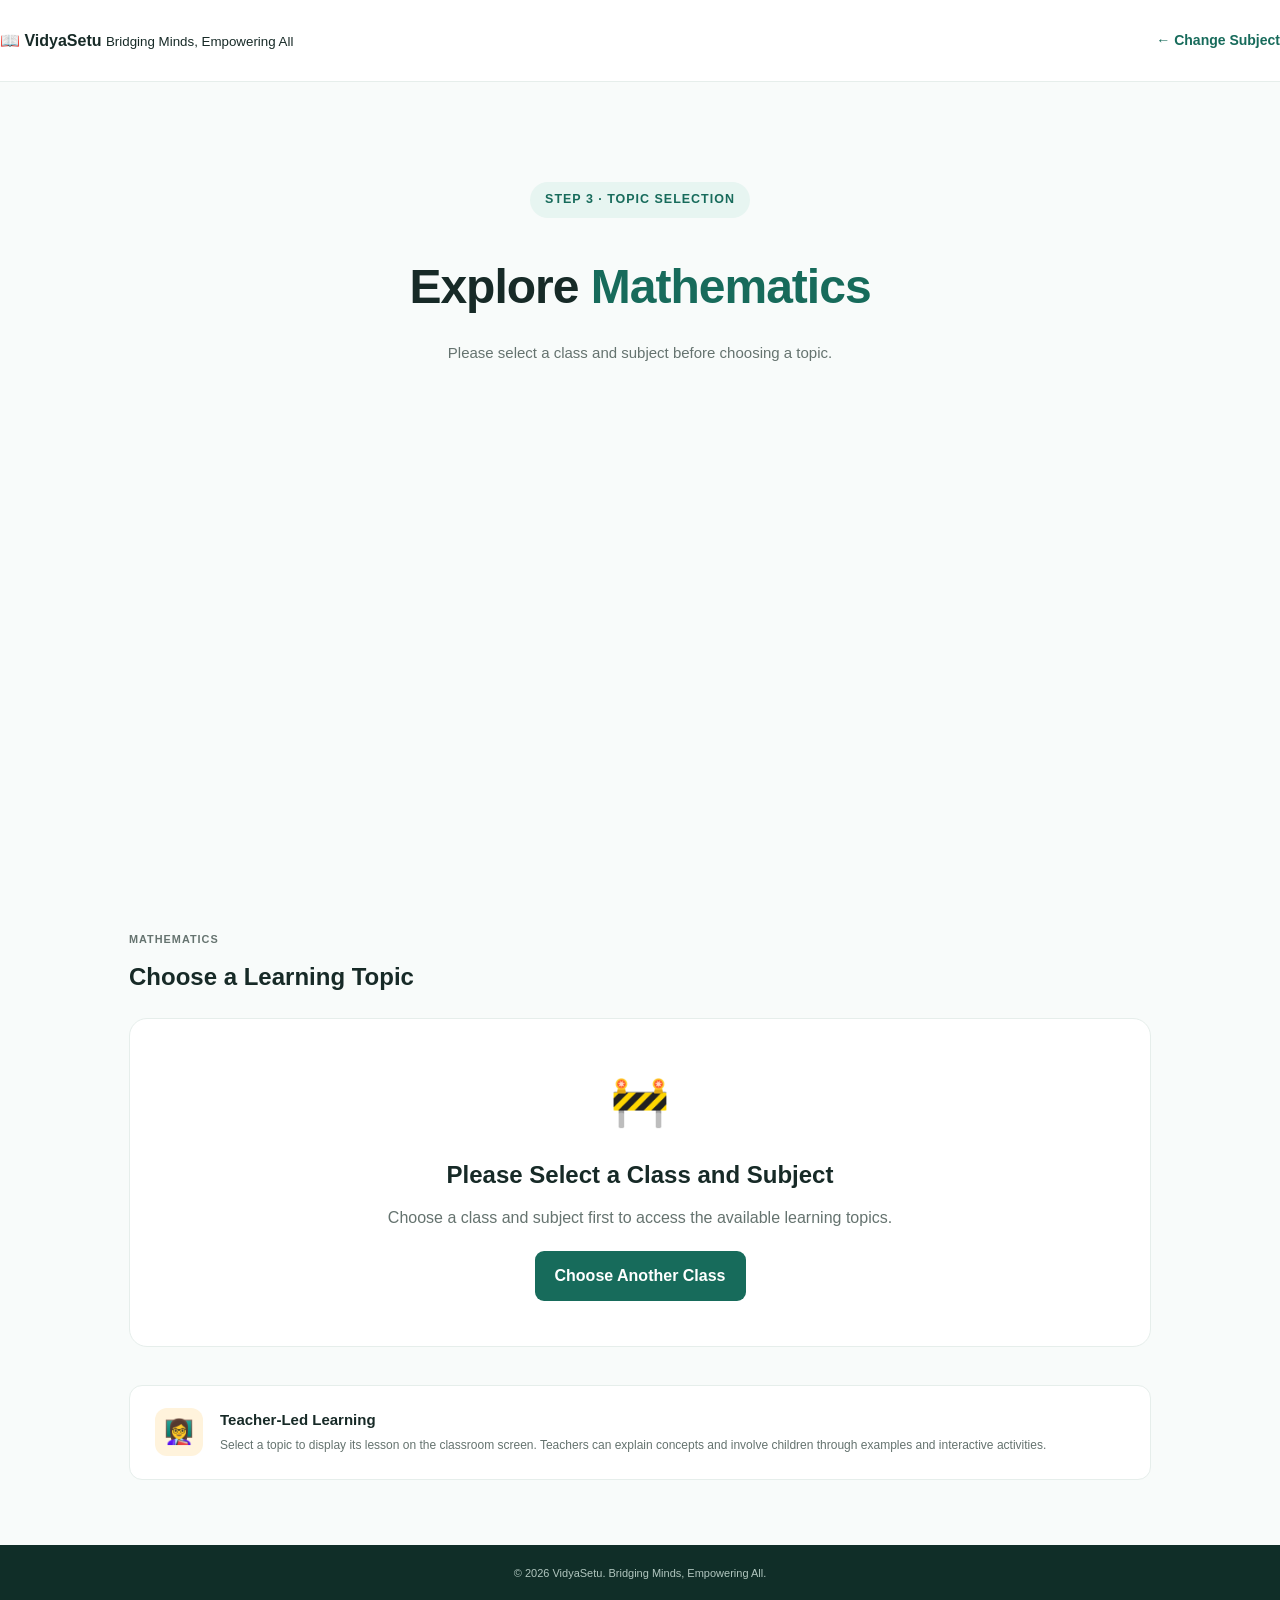
<file: topics.html>
<!DOCTYPE html>
<html lang="en">
<head>
    <meta charset="UTF-8">
    <meta name="viewport" content="width=device-width, initial-scale=1.0">
    <meta name="description" content="Explore Mathematics topics with VidyaSetu's interactive classroom learning platform.">
    <title>Mathematics Topics | VidyaSetu</title>
    <link rel="stylesheet" href="style.css">
    <script src="script.js" defer></script>
</head>

<body class="selection-page">

    <header class="navbar">
        <div class="nav-container">
            <a href="index.html" class="logo">
                <span class="logo-icon">📖</span>
                <span class="logo-text">
                    <strong>VidyaSetu</strong>
                    <small>Bridging Minds, Empowering All</small>
                </span>
            </a>

            <a href="subjects.html" class="back-home">← Change Subject</a>
        </div>
    </header>

    <main class="topics-selection">

        <section class="selection-hero">
            <div class="selection-heading">
                <span class="eyebrow">STEP 3 · TOPIC SELECTION</span>
                <h1>Explore <span>Mathematics</span></h1>
                <p id="topicPageDescription">
                    Choose a topic to begin an interactive learning session.
                </p>
            </div>
        </section>

        <div class="topic-demo-banner" id="topicDemoBanner">
            <span class="demo-banner-icon">🌟</span>
            <div>
                <strong>Classroom Demo Content</strong>
                <p>These sample topics are part of the initial Class 3 Mathematics demonstration.</p>
            </div>
        </div>

        <section class="topics-container">

            <div class="topics-section-heading">
                <div>
                    <span class="subject-category">MATHEMATICS</span>
                    <h2>Choose a Learning Topic</h2>
                </div>
                <span class="topic-count" id="topicCount">5 Topics</span>
            </div>

            <div class="topics-grid" id="topicsGrid">

                <article class="topic-card">
                    <div class="topic-card-visual topic-visual-one">
                        <span>🔢</span>
                        <small>TOPIC 01</small>
                    </div>
                    <div class="topic-card-info">
                        <h3>Numbers Around Us</h3>
                        <p>Explore numbers, counting and place values using familiar examples.</p>
                        <button class="topic-button" data-topic="Numbers Around Us">
                            Explore Topic <span>→</span>
                        </button>
                    </div>
                </article>

                <article class="topic-card">
                    <div class="topic-card-visual topic-visual-two">
                        <span>➕</span>
                        <small>TOPIC 02</small>
                    </div>
                    <div class="topic-card-info">
                        <h3>Addition</h3>
                        <p>Learn how to add numbers through everyday situations and examples.</p>
                        <button class="topic-button" data-topic="Addition">
                            Explore Topic <span>→</span>
                        </button>
                    </div>
                </article>

                <article class="topic-card">
                    <div class="topic-card-visual topic-visual-three">
                        <span>➖</span>
                        <small>TOPIC 03</small>
                    </div>
                    <div class="topic-card-info">
                        <h3>Subtraction</h3>
                        <p>Understand taking away, comparing quantities and finding differences.</p>
                        <button class="topic-button" data-topic="Subtraction">
                            Explore Topic <span>→</span>
                        </button>
                    </div>
                </article>

                <article class="topic-card">
                    <div class="topic-card-visual topic-visual-four">
                        <span>✖️</span>
                        <small>TOPIC 04</small>
                    </div>
                    <div class="topic-card-info">
                        <h3>Multiplication</h3>
                        <p>Discover multiplication through equal groups and repeated addition.</p>
                        <button class="topic-button" data-topic="Multiplication">
                            Explore Topic <span>→</span>
                        </button>
                    </div>
                </article>

                <article class="topic-card">
                    <div class="topic-card-visual topic-visual-five">
                        <span>➗</span>
                        <small>TOPIC 05</small>
                    </div>
                    <div class="topic-card-info">
                        <h3>Division</h3>
                        <p>Learn to share objects equally and understand basic division.</p>
                        <button class="topic-button" data-topic="Division">
                            Explore Topic <span>→</span>
                        </button>
                    </div>
                </article>

            </div>

            <div class="topics-unavailable" id="topicsUnavailable" hidden>
                <div class="unavailable-icon">🚧</div>
                <h2>Learning Content Coming Soon</h2>
                <p>
                    The initial VidyaSetu demonstration currently includes
                    Class 3 Mathematics. Learning content for this class
                    will be expanded in future development.
                </p>
                <a href="classes.html" class="unavailable-link">Choose Another Class</a>
            </div>

        </section>

        <section class="selection-note topic-note">
            <div class="note-icon">👩‍🏫</div>
            <div>
                <h3>Teacher-Led Learning</h3>
                <p>Select a topic to display its lesson on the classroom screen. Teachers can explain concepts and involve children through examples and interactive activities.</p>
            </div>
        </section>

    </main>

    <footer class="selection-footer">
        <p>© 2026 VidyaSetu. Bridging Minds, Empowering All.</p>
    </footer>

</body>
</html>
</file>
<file: style.css>
/* =====================================
   VIDYASETU - MAIN STYLESHEET
===================================== */

:root {
    --primary: #176b5b;
    --primary-dark: #105044;
    --primary-light: #e7f5f1;

    --accent: #f4a62a;
    --blue: #3b82f6;

    --text: #172a27;
    --muted: #65736f;

    --background: #f8fbfa;
    --white: #ffffff;

    --border: #e6eeeb;

    --shadow: 0 12px 35px rgba(23, 107, 91, 0.09);
}


/* RESET */

* {
    margin: 0;
    padding: 0;
    box-sizing: border-box;
}

html {
    scroll-behavior: smooth;
    scroll-padding-top: 90px;
}

body {
    font-family: Arial, Helvetica, sans-serif;
    color: var(--text);
    background: var(--white);
    line-height: 1.6;
}

a {
    text-decoration: none;
    color: inherit;
}

button {
    font: inherit;
}

.container {
    width: min(1180px, 90%);
    margin: auto;
}


/* NAVIGATION */

.navbar {
    height: 82px;
    background: rgba(255, 255, 255, 0.97);
    border-bottom: 1px solid var(--border);

    position: sticky;
    top: 0;
    z-index: 1000;
}

.nav-container {
    height: 100%;
    display: flex;
    justify-content: space-between;
    align-items: center;
}

.brand {
    display: flex;
    align-items: center;
    gap: 11px;
}

.brand-icon {
    width: 46px;
    height: 46px;

    background: var(--primary-light);
    border-radius: 13px;

    display: grid;
    place-items: center;

    font-size: 25px;
}

.brand h2 {
    color: var(--primary);
    font-size: 23px;
    line-height: 1.2;
}

.brand span {
    display: block;
    color: var(--muted);
    font-size: 10px;
    letter-spacing: 0.3px;
}

.nav-links {
    display: flex;
    align-items: center;
    gap: 30px;
}

.nav-links > a {
    font-size: 14px;
    font-weight: 600;
    color: #465650;
    transition: 0.2s;
}

.nav-links > a:hover {
    color: var(--primary);
}

.nav-links .nav-button {
    background: var(--primary);
    color: var(--white);

    padding: 12px 21px;
    border-radius: 8px;
}

.nav-links .nav-button:hover {
    background: var(--primary-dark);
    color: var(--white);
}

.menu-toggle {
    display: none;
    background: none;
    border: none;
    font-size: 28px;
    color: var(--primary);
    cursor: pointer;
}


/* HERO */

.hero {
    background:
        radial-gradient(circle at 85% 20%, #e7f5f1 0, transparent 32%),
        linear-gradient(120deg, #f8fbfa, #ffffff);

    padding: 95px 0 100px;
    overflow: hidden;
}

.hero-container {
    display: grid;
    grid-template-columns: 1.05fr 0.95fr;
    align-items: center;
    gap: 55px;
}

.hero-tag {
    display: inline-flex;
    align-items: center;
    gap: 9px;

    background: var(--primary-light);
    color: var(--primary);

    border-radius: 30px;
    padding: 8px 15px;

    font-size: 12px;
    font-weight: 700;
    letter-spacing: 0.4px;

    margin-bottom: 25px;
}

.tag-dot {
    width: 8px;
    height: 8px;
    border-radius: 50%;
    background: var(--primary);
}

.hero-content h1 {
    font-size: clamp(40px, 5vw, 62px);
    line-height: 1.13;
    letter-spacing: -2px;
    margin-bottom: 24px;
}

.hero-content h1 span {
    color: var(--primary);
    display: block;
}

.hero-content > p {
    max-width: 540px;
    color: var(--muted);
    font-size: 16px;
    line-height: 1.9;
    margin-bottom: 30px;
}

.hero-buttons {
    display: flex;
    flex-wrap: wrap;
    gap: 14px;
}

.primary-button,
.secondary-button {
    display: inline-flex;
    align-items: center;
    justify-content: center;
    gap: 13px;

    padding: 15px 24px;
    border-radius: 9px;

    font-size: 14px;
    font-weight: 700;

    transition: 0.2s;
}

.primary-button {
    background: var(--primary);
    color: white;
}

.primary-button:hover {
    background: var(--primary-dark);
    transform: translateY(-2px);
}

.secondary-button {
    border: 1px solid #d7e4df;
    background: white;
    color: var(--text);
}

.secondary-button:hover {
    border-color: var(--primary);
    color: var(--primary);
}

.hero-highlights {
    display: flex;
    flex-wrap: wrap;
    gap: 32px;
    margin-top: 48px;
}

.hero-highlights div {
    display: flex;
    flex-direction: column;
    gap: 3px;
}

.hero-highlights strong {
    color: var(--primary);
    font-size: 21px;
}

.hero-highlights span {
    color: var(--muted);
    font-size: 11px;
}


/* HERO VISUAL */

.hero-visual {
    position: relative;
    padding: 25px;
}

.main-visual-card {
    background: white;
    border: 1px solid var(--border);
    border-radius: 22px;

    padding: 28px;

    box-shadow: 0 25px 65px rgba(23, 107, 91, 0.13);

    position: relative;
    z-index: 2;
}

.visual-top {
    display: flex;
    justify-content: space-between;
    align-items: center;
}

.visual-label {
    color: var(--primary);
    font-size: 11px;
    font-weight: 800;
    letter-spacing: 1.3px;
}

.visual-icon {
    color: var(--accent);
    font-size: 25px;
}

.learning-illustration {
    height: 245px;
    background: linear-gradient(140deg, #e7f5f1, #fff6e4);

    border-radius: 17px;
    margin: 22px 0;

    display: grid;
    place-items: center;

    position: relative;
    overflow: hidden;
}

.sun {
    width: 130px;
    height: 130px;

    background: #ffdf99;
    border-radius: 50%;

    position: absolute;
    top: 25px;
    right: 45px;
    opacity: 0.8;
}

.book-illustration {
    font-size: 105px;
    position: relative;
    z-index: 2;
    filter: drop-shadow(0 12px 12px rgba(0, 0, 0, 0.1));
}

.visual-spark {
    position: absolute;
    font-size: 27px;
    color: var(--accent);
}

.spark-one {
    top: 35px;
    left: 55px;
}

.spark-two {
    bottom: 35px;
    right: 55px;
}

.main-visual-card h3 {
    font-size: 21px;
    margin-bottom: 7px;
}

.main-visual-card > p {
    font-size: 13px;
    color: var(--muted);
}

.visual-bottom {
    display: flex;
    justify-content: space-between;
    flex-wrap: wrap;
    gap: 10px;

    margin-top: 22px;
    padding-top: 17px;

    border-top: 1px solid var(--border);

    color: var(--primary);
    font-size: 11px;
    font-weight: 700;
}

.floating-card {
    background: white;
    border: 1px solid var(--border);
    border-radius: 12px;

    padding: 13px 17px;

    display: flex;
    align-items: center;
    gap: 12px;

    box-shadow: var(--shadow);

    position: absolute;
    z-index: 3;
}

.floating-card > span {
    font-size: 25px;
}

.floating-card div {
    display: flex;
    flex-direction: column;
}

.floating-card strong {
    font-size: 12px;
}

.floating-card small {
    color: var(--muted);
    font-size: 10px;
}

.floating-one {
    left: -20px;
    top: 65px;
}

.floating-two {
    right: -18px;
    bottom: 40px;
}


/* COMMON SECTION HEADINGS */

.intro-section,
.features-section,
.workflow-section {
    padding: 95px 0;
}

.section-heading {
    max-width: 690px;
    text-align: center;
    margin: 0 auto 55px;
}

.section-tag {
    color: var(--primary);
    font-size: 11px;
    font-weight: 800;
    letter-spacing: 1.5px;
}

.section-heading h2 {
    font-size: clamp(29px, 4vw, 40px);
    line-height: 1.25;
    margin: 15px 0;
    letter-spacing: -0.8px;
}

.section-heading h2 span {
    color: var(--primary);
}

.section-heading p {
    color: var(--muted);
    font-size: 14px;
    line-height: 1.9;
}


/* INTRODUCTION CARDS */

.intro-grid {
    display: grid;
    grid-template-columns: repeat(3, 1fr);
    gap: 23px;
}

.intro-card {
    padding: 30px;
    border: 1px solid var(--border);
    border-radius: 15px;
    background: white;
    transition: 0.25s;
}

.intro-card:hover,
.feature-card:hover,
.workflow-card:hover {
    transform: translateY(-5px);
    box-shadow: var(--shadow);
}

.intro-icon {
    width: 52px;
    height: 52px;

    display: grid;
    place-items: center;

    border-radius: 13px;
    font-size: 25px;

    margin-bottom: 20px;
}

.green-icon {
    background: #e7f5f1;
}

.yellow-icon {
    background: #fff3dc;
}

.blue-icon {
    background: #eaf1ff;
}

.intro-card h3 {
    font-size: 17px;
    margin-bottom: 10px;
}

.intro-card p {
    color: var(--muted);
    font-size: 13px;
    line-height: 1.8;
}


/* FEATURES */

.features-section {
    background: var(--background);
}

.features-grid {
    display: grid;
    grid-template-columns: repeat(3, 1fr);
    gap: 22px;
}

.feature-card {
    padding: 28px;
    background: white;
    border: 1px solid var(--border);
    border-radius: 14px;
    transition: 0.25s;
}

.feature-icon {
    width: 52px;
    height: 52px;

    border-radius: 13px;

    display: grid;
    place-items: center;

    font-size: 25px;
    margin-bottom: 20px;
}

.feature-green {
    background: #e7f5f1;
}

.feature-yellow {
    background: #fff3dc;
}

.feature-blue {
    background: #eaf1ff;
}

.feature-purple {
    background: #f1eaff;
}

.feature-orange {
    background: #fff0e2;
}

.feature-pink {
    background: #ffeaf0;
}

.feature-card h3 {
    font-size: 16px;
    margin-bottom: 9px;
}

.feature-card p {
    color: var(--muted);
    font-size: 13px;
    line-height: 1.8;
}


/* WORKFLOW */

.workflow-grid {
    display: grid;
    grid-template-columns: repeat(4, 1fr);
    gap: 20px;
}

.workflow-card {
    background: white;
    border: 1px solid var(--border);
    border-radius: 15px;

    padding: 27px 20px;
    text-align: center;

    transition: 0.25s;
}

.workflow-number {
    color: var(--primary);
    font-size: 12px;
    font-weight: 800;
    margin-bottom: 14px;
}

.workflow-icon {
    font-size: 38px;
    margin-bottom: 16px;
}

.workflow-card h3 {
    font-size: 16px;
    margin-bottom: 9px;
}

.workflow-card p {
    color: var(--muted);
    font-size: 12px;
    line-height: 1.8;
}


/* CALL TO ACTION */

.cta-section {
    padding: 75px 0;
    background: var(--primary);
    color: white;
    text-align: center;
}

.cta-content {
    max-width: 720px;
    margin: auto;
}

.cta-content > span {
    font-size: 11px;
    font-weight: 800;
    letter-spacing: 1.5px;
    color: #bde8dc;
}

.cta-content h2 {
    font-size: clamp(29px, 4vw, 42px);
    line-height: 1.3;
    margin: 18px 0;
}

.cta-content p {
    font-size: 14px;
    line-height: 1.8;
    color: #d8eee8;
    margin-bottom: 27px;
}

.cta-button {
    display: inline-flex;
    align-items: center;
    gap: 13px;

    background: white;
    color: var(--primary);

    padding: 14px 24px;
    border-radius: 9px;

    font-size: 14px;
    font-weight: 800;

    transition: 0.2s;
}

.cta-button:hover {
    background: #e7f5f1;
    transform: translateY(-2px);
}


/* FOOTER */

footer {
    background: #102e28;
    color: white;
    padding-top: 55px;
}

.footer-container {
    display: grid;
    grid-template-columns: 1.3fr 0.7fr 1fr;
    gap: 50px;
    padding-bottom: 45px;
}

.footer-brand h2 {
    font-size: 25px;
    margin-bottom: 7px;
}

.footer-brand p {
    color: #c0e5d9;
    font-size: 12px;
    margin-bottom: 15px;
}

.footer-brand span {
    color: #b1c6bf;
    font-size: 12px;
}

.footer-links,
.footer-about {
    display: flex;
    flex-direction: column;
    gap: 11px;
}

.footer-links h3,
.footer-about h3 {
    font-size: 15px;
    margin-bottom: 6px;
}

.footer-links a {
    color: #b1c6bf;
    font-size: 12px;
}

.footer-links a:hover {
    color: white;
}

.footer-about p {
    color: #b1c6bf;
    font-size: 12px;
    line-height: 1.9;
}

.footer-bottom {
    border-top: 1px solid rgba(255, 255, 255, 0.13);
    padding: 17px 5%;

    display: flex;
    justify-content: space-between;
    gap: 15px;

    color: #b1c6bf;
    font-size: 11px;
}


/* RESPONSIVE DESIGN */

@media (max-width: 950px) {

    .hero-container {
        gap: 25px;
    }

    .hero-content h1 {
        font-size: 46px;
    }

    .floating-one {
        left: -5px;
    }

    .floating-two {
        right: -5px;
    }

    .workflow-grid {
        grid-template-columns: repeat(2, 1fr);
    }

}


@media (max-width: 760px) {

    .navbar {
        height: 72px;
    }

    .menu-toggle {
        display: block;
    }

    .nav-links {
        display: none;

        position: absolute;
        top: 72px;
        left: 0;

        width: 100%;
        background: white;

        padding: 20px 5% 25px;

        flex-direction: column;
        align-items: stretch;
        gap: 19px;

        border-bottom: 1px solid var(--border);
        box-shadow: var(--shadow);
    }

    .nav-links.active {
        display: flex;
    }

    .nav-links .nav-button {
        text-align: center;
    }

    .hero {
        padding: 65px 0;
    }

    .hero-container {
        grid-template-columns: 1fr;
    }

    .hero-content {
        text-align: center;
    }

    .hero-content > p {
        margin-left: auto;
        margin-right: auto;
    }

    .hero-buttons,
    .hero-highlights {
        justify-content: center;
    }

    .hero-visual {
        max-width: 510px;
        width: 100%;
        margin: 20px auto 0;
    }

    .intro-grid,
    .features-grid {
        grid-template-columns: repeat(2, 1fr);
    }

    .footer-container {
        grid-template-columns: 1fr 1fr;
    }

    .footer-about {
        grid-column: 1 / -1;
    }

}


@media (max-width: 520px) {

    .brand h2 {
        font-size: 20px;
    }

    .brand span {
        font-size: 9px;
    }

    .hero-content h1 {
        font-size: 40px;
        letter-spacing: -1.2px;
    }

    .hero-highlights {
        gap: 20px;
    }

    .hero-highlights span {
        font-size: 10px;
    }

    .hero-visual {
        padding: 12px;
    }

    .main-visual-card {
        padding: 20px;
    }

    .learning-illustration {
        height: 190px;
    }

    .book-illustration {
        font-size: 85px;
    }

    .floating-card {
        padding: 9px 11px;
    }

    .floating-card strong {
        font-size: 10px;
    }

    .floating-card small {
        font-size: 9px;
    }

    .floating-one {
        left: -5px;
        top: 25px;
    }

    .floating-two {
        right: -5px;
        bottom: 15px;
    }

    .intro-section,
    .features-section,
    .workflow-section {
        padding: 65px 0;
    }

    .intro-grid,
    .features-grid,
    .workflow-grid {
        grid-template-columns: 1fr;
    }

    .section-heading {
        margin-bottom: 35px;
    }

    .footer-container {
        grid-template-columns: 1fr;
        gap: 30px;
    }

    .footer-about {
        grid-column: auto;
    }

    .footer-bottom {
        flex-direction: column;
        text-align: center;
    }

}

/* =====================================
   VIDYASETU - CLASS SELECTION PAGE
===================================== */

.selection-page {
    background: #f8fbfa;
}

.back-home {
    color: var(--primary);
    font-size: 14px;
    font-weight: 700;
    transition: 0.2s;
}

.back-home:hover {
    color: var(--primary-dark);
    transform: translateX(-3px);
}

.selection-hero {
    padding: 75px 0 85px;
    min-height: calc(100vh - 82px);
}

.selection-heading {
    text-align: center;
    max-width: 700px;
    margin: 0 auto 48px;
}

.selection-heading h1 {
    font-size: clamp(34px, 5vw, 48px);
    margin: 13px 0;
    letter-spacing: -1px;
}

.selection-heading h1 span {
    color: var(--primary);
}

.selection-heading p {
    color: var(--muted);
    font-size: 15px;
    line-height: 1.8;
}

.class-grid {
    display: grid;
    grid-template-columns: repeat(3, 1fr);
    gap: 23px;
}

.class-card {
    position: relative;
    overflow: hidden;

    padding: 25px;
    min-height: 285px;

    background: white;
    border: 1px solid var(--border);
    border-radius: 17px;

    display: flex;
    flex-direction: column;

    transition: 0.25s;
}

.class-card:hover {
    transform: translateY(-6px);
    box-shadow: var(--shadow);
}

.class-card-top {
    display: flex;
    justify-content: space-between;
    align-items: center;
}

.class-label {
    font-size: 10px;
    letter-spacing: 1px;
    font-weight: 800;
    color: var(--muted);
}

.class-emoji {
    width: 43px;
    height: 43px;

    display: grid;
    place-items: center;

    border-radius: 12px;
    font-size: 23px;
}

.class-number {
    font-size: 42px;
    font-weight: 800;
    line-height: 1.2;
    margin-top: 13px;
    opacity: 0.16;
}

.class-card h2 {
    font-size: 23px;
    margin-top: -4px;
}

.class-card > p {
    color: var(--muted);
    font-size: 12px;
    line-height: 1.8;
    margin: 7px 0 20px;
    flex: 1;
}

.class-button {
    width: 100%;

    border: none;
    border-radius: 8px;

    background: var(--primary-light);
    color: var(--primary);

    padding: 12px 15px;

    display: flex;
    align-items: center;
    justify-content: space-between;

    font-size: 13px;
    font-weight: 800;

    cursor: pointer;
    transition: 0.2s;
}

.class-button:hover {
    background: var(--primary);
    color: white;
}

.class-one .class-emoji {
    background: #e7f5f1;
}

.class-two .class-emoji {
    background: #fff3dc;
}

.class-three .class-emoji {
    background: #eaf1ff;
}

.class-four .class-emoji {
    background: #e9f4e5;
}

.class-five .class-emoji {
    background: #f1eaff;
}

.class-one .class-number {
    color: #176b5b;
}

.class-two .class-number {
    color: #d18b19;
}

.class-three .class-number {
    color: #3b82f6;
}

.class-four .class-number {
    color: #4b8a42;
}

.class-five .class-number {
    color: #805ad5;
}

/* CLASS 3 DEMONSTRATION CARD */

.featured-class {
    border: 2px solid var(--primary);
}

.featured-label {
    position: absolute;
    top: 0;
    right: 0;

    background: var(--primary);
    color: white;

    padding: 6px 12px;

    border-radius: 0 0 0 9px;

    font-size: 9px;
    font-weight: 800;
    letter-spacing: 0.5px;
}

.featured-class .class-card-top {
    margin-top: 8px;
}

/* TEACHER NOTE */

.selection-note {
    margin-top: 40px;

    display: flex;
    align-items: center;
    gap: 17px;

    background: white;
    border: 1px solid var(--border);
    border-radius: 13px;

    padding: 22px 25px;
}

.note-icon {
    width: 48px;
    height: 48px;
    flex-shrink: 0;

    display: grid;
    place-items: center;

    background: #fff3dc;
    border-radius: 12px;

    font-size: 24px;
}

.selection-note h3 {
    font-size: 15px;
    margin-bottom: 3px;
}

.selection-note p {
    color: var(--muted);
    font-size: 12px;
    line-height: 1.8;
}

.selection-footer {
    background: #102e28;
    color: #b1c6bf;
    padding: 20px 0;
    text-align: center;
    font-size: 11px;
}


/* CLASS PAGE RESPONSIVENESS */

@media (max-width: 850px) {

    .class-grid {
        grid-template-columns: repeat(2, 1fr);
    }

}

@media (max-width: 520px) {

    .selection-hero {
        padding: 55px 0;
    }

    .class-grid {
        grid-template-columns: 1fr;
    }

    .class-card {
        min-height: 260px;
    }

    .selection-note {
        align-items: flex-start;
        padding: 17px;
    }

    .back-home {
        font-size: 12px;
    }

}

/* =====================================
   VIDYASETU - SUBJECT SELECTION
===================================== */

.subject-selection {
    width: 100%;
    max-width: 1150px;
    margin: 0 auto;
    padding: 25px 5% 65px;
}

.eyebrow {
    display: inline-block;
    color: var(--primary);
    background: var(--primary-light);
    padding: 8px 15px;
    border-radius: 30px;
    font-size: 0.78rem;
    font-weight: 800;
    letter-spacing: 1px;
    margin-bottom: 18px;
}

.subject-grid {
    display: grid;
    grid-template-columns: repeat(3, 1fr);
    gap: 24px;
    margin-top: 35px;
}

.subject-card {
    background: var(--white);
    border: 1px solid var(--border);
    border-radius: 20px;
    padding: 25px;
    min-height: 340px;
    display: flex;
    flex-direction: column;
    justify-content: space-between;
    transition: transform 0.25s ease, box-shadow 0.25s ease;
    position: relative;
    overflow: hidden;
}

.subject-card:hover {
    transform: translateY(-5px);
    box-shadow: 0 14px 35px rgba(20, 60, 50, 0.10);
}

.subject-card-top {
    display: flex;
    align-items: center;
    justify-content: space-between;
    gap: 10px;
}

.subject-emoji {
    width: 58px;
    height: 58px;
    display: flex;
    align-items: center;
    justify-content: center;
    border-radius: 16px;
    font-size: 2rem;
    font-weight: 800;
}

.subject-maths .subject-emoji {
    background: #e8f5ed;
}

.subject-english .subject-emoji {
    background: #eaf1ff;
}

.subject-kannada .subject-emoji {
    background: #fff2df;
    color: #b66c13;
}

.subject-status {
    font-size: 0.68rem;
    font-weight: 800;
    letter-spacing: 0.5px;
    padding: 7px 10px;
    border-radius: 20px;
    white-space: nowrap;
}

.available-status {
    color: #176b43;
    background: #e5f6eb;
}

.coming-status {
    color: #8a641d;
    background: #fff3d9;
}

.subject-card-content {
    margin: 28px 0 24px;
}

.subject-category {
    color: var(--muted);
    font-size: 0.68rem;
    font-weight: 800;
    letter-spacing: 1px;
}

.subject-card-content h2 {
    color: var(--text);
    font-size: 1.55rem;
    margin: 9px 0 12px;
}

.subject-card-content p {
    color: var(--muted);
    font-size: 0.91rem;
    line-height: 1.7;
}

.subject-button {
    width: 100%;
    border: none;
    border-radius: 10px;
    padding: 13px 16px;
    background: var(--primary);
    color: white;
    font-size: 0.92rem;
    font-weight: 750;
    cursor: pointer;
    transition: background 0.2s ease;
}

.subject-button span {
    margin-left: 7px;
    font-size: 1.1rem;
}

.subject-button:hover {
    background: var(--primary-dark);
}

.disabled-subject-button {
    background: #edf0ef;
    color: #89938f;
    cursor: not-allowed;
}

.disabled-subject-button:hover {
    background: #edf0ef;
}

.subject-maths {
    border-top: 4px solid #269b65;
}

.subject-english {
    border-top: 4px solid #5488dc;
}

.subject-kannada {
    border-top: 4px solid #e4a13d;
}

.subject-note {
    margin-top: 35px;
}

@media (max-width: 850px) {
    .subject-grid {
        grid-template-columns: repeat(2, 1fr);
    }
}

@media (max-width: 600px) {
    .subject-selection {
        padding: 20px 5% 45px;
    }

    .subject-grid {
        grid-template-columns: 1fr;
        gap: 18px;
    }

    .subject-card {
        min-height: 310px;
    }
}

/* =====================================
   VIDYASETU - TOPIC SELECTION
===================================== */

.topics-selection {
    width: 100%;
    max-width: 1150px;
    margin: 0 auto;
    padding: 25px 5% 65px;
}

.topic-demo-banner {
    display: flex;
    align-items: center;
    gap: 16px;
    background: #fff8e9;
    border: 1px solid #f5dfb3;
    border-radius: 14px;
    padding: 18px 22px;
    margin: 28px 0 38px;
}

.demo-banner-icon {
    font-size: 2rem;
}

.topic-demo-banner strong {
    display: block;
    color: #80591a;
    margin-bottom: 4px;
}

.topic-demo-banner p {
    color: #806d4d;
    font-size: 0.88rem;
    line-height: 1.5;
}

.topics-section-heading {
    display: flex;
    align-items: end;
    justify-content: space-between;
    gap: 15px;
    margin-bottom: 22px;
}

.topics-section-heading h2 {
    color: var(--text);
    font-size: 1.5rem;
    margin-top: 7px;
}

.topic-count {
    background: var(--primary-light);
    color: var(--primary);
    padding: 8px 13px;
    border-radius: 20px;
    font-size: 0.8rem;
    font-weight: 750;
    white-space: nowrap;
}

.topics-grid {
    display: grid;
    grid-template-columns: repeat(3, 1fr);
    gap: 22px;
}

.topic-card {
    background: var(--white);
    border: 1px solid var(--border);
    border-radius: 17px;
    overflow: hidden;
    transition: transform 0.25s ease, box-shadow 0.25s ease;
}

.topic-card:hover {
    transform: translateY(-5px);
    box-shadow: 0 12px 28px rgba(20, 60, 50, 0.09);
}

.topic-card-visual {
    min-height: 145px;
    display: flex;
    align-items: center;
    justify-content: center;
    position: relative;
}

.topic-card-visual > span {
    font-size: 3.6rem;
}

.topic-card-visual small {
    position: absolute;
    top: 14px;
    left: 16px;
    font-size: 0.68rem;
    font-weight: 800;
    letter-spacing: 1px;
    color: rgba(25, 45, 40, 0.65);
}

.topic-visual-one {
    background: #e5f3eb;
}

.topic-visual-two {
    background: #fff0d9;
}

.topic-visual-three {
    background: #e8efff;
}

.topic-visual-four {
    background: #f4eaff;
}

.topic-visual-five {
    background: #e1f3f5;
}

.topic-card-info {
    padding: 20px;
}

.topic-card-info h3 {
    color: var(--text);
    font-size: 1.12rem;
    margin-bottom: 9px;
}

.topic-card-info p {
    color: var(--muted);
    font-size: 0.88rem;
    line-height: 1.65;
    min-height: 72px;
    margin-bottom: 18px;
}

.topic-button {
    width: 100%;
    padding: 12px 15px;
    border: none;
    border-radius: 9px;
    background: var(--primary);
    color: white;
    font-size: 0.88rem;
    font-weight: 750;
    cursor: pointer;
    transition: background 0.2s ease;
}

.topic-button:hover {
    background: var(--primary-dark);
}

.topic-button span {
    margin-left: 6px;
}

.topic-note {
    margin-top: 38px;
}

.topics-unavailable {
    text-align: center;
    background: white;
    border: 1px solid var(--border);
    border-radius: 18px;
    padding: 45px 25px;
}

.unavailable-icon {
    font-size: 3rem;
    margin-bottom: 15px;
}

.topics-unavailable h2 {
    color: var(--text);
    margin-bottom: 10px;
}

.topics-unavailable p {
    max-width: 550px;
    margin: 0 auto 20px;
    color: var(--muted);
    line-height: 1.7;
}

.unavailable-link {
    display: inline-block;
    text-decoration: none;
    background: var(--primary);
    color: white;
    padding: 12px 20px;
    border-radius: 9px;
    font-weight: 700;
}

[hidden] {
    display: none !important;
}

@media (max-width: 850px) {
    .topics-grid {
        grid-template-columns: repeat(2, 1fr);
    }
}

@media (max-width: 600px) {
    .topics-selection {
        padding: 20px 5% 45px;
    }

    .topics-grid {
        grid-template-columns: 1fr;
        gap: 18px;
    }

    .topics-section-heading {
        align-items: start;
        flex-direction: column;
    }

    .topic-demo-banner {
        align-items: flex-start;
        padding: 15px;
    }
}

/* =====================================
   VIDYASETU - LESSON PAGE
===================================== */

.lesson-page {
    background: #f5f9f7;
}

.lesson-container {
    width: 100%;
    max-width: 1050px;
    margin: 0 auto;
    padding: 25px 5% 65px;
}

.lesson-topbar {
    display: flex;
    align-items: center;
    justify-content: space-between;
    gap: 15px;
    flex-wrap: wrap;
    margin-bottom: 35px;
}

.lesson-breadcrumb {
    display: flex;
    align-items: center;
    gap: 9px;
    flex-wrap: wrap;
    color: var(--muted);
    font-size: 0.84rem;
}

.lesson-breadcrumb strong {
    color: var(--primary);
}

.language-switch {
    display: flex;
    align-items: center;
    gap: 7px;
    flex-wrap: wrap;
    color: var(--muted);
    font-size: 0.82rem;
}

.language-button {
    border: 1px solid var(--border);
    background: white;
    color: var(--text);
    border-radius: 20px;
    padding: 8px 13px;
    font-size: 0.82rem;
    font-weight: 700;
    cursor: pointer;
}

.language-button.active {
    background: var(--primary);
    border-color: var(--primary);
    color: white;
}

.lesson-heading {
    margin-bottom: 25px;
}

.lesson-label {
    display: inline-block;
    color: var(--primary);
    background: var(--primary-light);
    padding: 7px 12px;
    border-radius: 20px;
    font-size: 0.72rem;
    font-weight: 800;
    letter-spacing: 0.7px;
    margin-bottom: 14px;
}

.lesson-heading h1 {
    color: var(--text);
    font-size: clamp(2rem, 5vw, 2.8rem);
    margin-bottom: 12px;
}

.lesson-heading p {
    color: var(--muted);
    line-height: 1.7;
    font-size: 1rem;
}

.learning-objective {
    display: flex;
    align-items: flex-start;
    gap: 15px;
    background: #eaf4ff;
    border: 1px solid #d5e6fb;
    padding: 20px;
    border-radius: 14px;
    margin-bottom: 25px;
}

.objective-icon {
    font-size: 1.8rem;
}

.learning-objective strong {
    display: block;
    color: #28578c;
    margin-bottom: 6px;
}

.learning-objective p {
    color: #49647f;
    font-size: 0.92rem;
    line-height: 1.6;
}

.lesson-content-card {
    background: white;
    border: 1px solid var(--border);
    border-radius: 18px;
    padding: 28px;
    box-shadow: 0 5px 20px rgba(20, 60, 50, 0.035);
}

.lesson-section-title {
    display: flex;
    align-items: center;
    gap: 13px;
    margin-bottom: 20px;
}

.section-icon {
    width: 48px;
    height: 48px;
    border-radius: 13px;
    background: var(--primary-light);
    display: flex;
    align-items: center;
    justify-content: center;
    font-size: 1.5rem;
}

.section-kicker {
    color: var(--primary);
    font-size: 0.68rem;
    font-weight: 800;
    letter-spacing: 1px;
}

.lesson-section-title h2 {
    color: var(--text);
    font-size: 1.3rem;
    margin-top: 4px;
}

.concept-description {
    color: #53645e;
    font-size: 1rem;
    line-height: 1.9;
    margin-bottom: 25px;
}

.visual-example {
    background: #f1f8f4;
    border: 1px solid #dceee3;
    border-radius: 15px;
    padding: 22px;
    margin-bottom: 25px;
}

.visual-example-heading,
.example-heading {
    display: flex;
    align-items: center;
    gap: 10px;
    color: var(--text);
    margin-bottom: 18px;
}

.visual-example-heading span,
.example-heading span {
    font-size: 1.35rem;
}

.visual-example-display {
    min-height: 125px;
    display: flex;
    align-items: center;
    justify-content: center;
    flex-wrap: wrap;
    gap: 15px;
    padding: 18px;
    background: white;
    border-radius: 12px;
    border: 1px dashed #cbded1;
    margin-bottom: 15px;
}

.visual-example-display .visual-number {
    font-size: clamp(2rem, 6vw, 3rem);
    font-weight: 850;
    color: var(--primary);
}

.visual-example-display .visual-symbol {
    font-size: 2.1rem;
    color: var(--accent);
    font-weight: 800;
}

.visual-example-display .visual-object {
    font-size: 2.1rem;
    letter-spacing: 4px;
    line-height: 1.7;
    text-align: center;
    max-width: 100%;
}

.visual-example-display .visual-group {
    display: flex;
    align-items: center;
    gap: 8px;
    flex-wrap: wrap;
    justify-content: center;
}

.visual-example-display .visual-caption {
    width: 100%;
    text-align: center;
    color: var(--muted);
    font-size: 0.85rem;
}

.visual-example > p {
    color: #52675c;
    text-align: center;
    font-size: 0.9rem;
    line-height: 1.7;
}

.lesson-example {
    background: #fff9ed;
    border: 1px solid #f4e6c8;
    border-radius: 15px;
    padding: 22px;
}

.example-question {
    color: #59431d;
    font-size: 1.15rem;
    font-weight: 750;
    line-height: 1.7;
    margin-bottom: 12px;
}

.example-answer {
    color: #426b4c;
    background: #eaf6e9;
    border-radius: 9px;
    padding: 13px 15px;
    line-height: 1.7;
    font-size: 0.93rem;
}

.teacher-tip {
    display: flex;
    align-items: flex-start;
    gap: 15px;
    background: #f0ecff;
    border: 1px solid #e0d8ff;
    border-radius: 14px;
    padding: 20px;
    margin-top: 24px;
}

.teacher-tip-icon {
    font-size: 1.8rem;
}

.teacher-tip span {
    display: block;
    color: #6551a0;
    font-size: 0.7rem;
    font-weight: 850;
    letter-spacing: 1px;
    margin-bottom: 7px;
}

.teacher-tip p {
    color: #5d527d;
    font-size: 0.91rem;
    line-height: 1.7;
}

.lesson-navigation {
    display: flex;
    justify-content: space-between;
    gap: 15px;
    margin-top: 28px;
}

.lesson-nav-button {
    border: 1px solid var(--primary);
    border-radius: 10px;
    padding: 12px 18px;
    font-size: 0.9rem;
    font-weight: 750;
    cursor: pointer;
    transition: 0.2s ease;
}

.previous-topic {
    background: white;
    color: var(--primary);
}

.previous-topic:hover {
    background: var(--primary-light);
}

.next-topic {
    background: var(--primary);
    color: white;
}

.next-topic:hover {
    background: var(--primary-dark);
}

.lesson-nav-button:disabled {
    opacity: 0.4;
    cursor: not-allowed;
}

.lesson-bottom-note {
    display: flex;
    align-items: center;
    justify-content: center;
    gap: 10px;
    margin-top: 35px;
    color: var(--muted);
    font-size: 0.88rem;
    text-align: center;
}

.lesson-bottom-note span {
    font-size: 1.2rem;
}

@media (max-width: 600px) {
    .lesson-container {
        padding: 20px 5% 45px;
    }

    .lesson-topbar {
        align-items: flex-start;
        flex-direction: column;
        margin-bottom: 25px;
    }

    .lesson-content-card {
        padding: 19px;
    }

    .visual-example,
    .lesson-example {
        padding: 16px;
    }

    .lesson-navigation {
        flex-direction: column;
    }

    .lesson-nav-button {
        width: 100%;
    }

    .teacher-tip {
        padding: 16px;
    }
}

/* =====================================
   VIDYASETU - INTERACTIVE ACTIVITIES
===================================== */

.activities-page {
    background: #f5f9f7;
}

.activities-container {
    width: 100%;
    max-width: 1100px;
    margin: 0 auto;
    padding: 30px 5% 65px;
}

.activities-hero {
    text-align: center;
    padding: 20px 0 35px;
}

.activities-hero h1 {
    color: var(--text);
    font-size: clamp(2rem, 5vw, 2.8rem);
    margin-bottom: 12px;
}

.activities-hero h1 span {
    color: var(--primary);
}

.activities-hero > p {
    max-width: 650px;
    margin: 0 auto;
    color: var(--muted);
    line-height: 1.7;
}

.activity-context {
    display: inline-block;
    margin-top: 17px;
    padding: 8px 15px;
    border-radius: 20px;
    background: var(--primary-light);
    color: var(--primary);
    font-size: 0.82rem;
    font-weight: 750;
}

.activity-picker-section {
    margin-top: 15px;
}

.activity-section-heading {
    margin-bottom: 18px;
}

.activity-section-heading h2 {
    color: var(--text);
    font-size: 1.45rem;
    margin-top: 7px;
}

.activity-picker-grid {
    display: grid;
    grid-template-columns: repeat(4, 1fr);
    gap: 15px;
}

.activity-choice {
    display: flex;
    flex-direction: column;
    align-items: flex-start;
    gap: 9px;
    text-align: left;
    background: white;
    border: 1px solid var(--border);
    border-radius: 14px;
    padding: 18px;
    cursor: pointer;
    transition: 0.2s ease;
    color: var(--text);
}

.activity-choice:hover {
    transform: translateY(-3px);
    border-color: var(--primary);
}

.activity-choice.active {
    border: 2px solid var(--primary);
    background: #f0f8f4;
    padding: 17px;
}

.activity-choice-icon {
    font-size: 1.8rem;
}

.activity-choice strong {
    font-size: 0.9rem;
}

.activity-choice small {
    color: var(--muted);
    font-size: 0.76rem;
    line-height: 1.5;
}

.activity-workspace {
    background: white;
    border: 1px solid var(--border);
    border-radius: 18px;
    padding: 27px;
    margin-top: 30px;
    box-shadow: 0 5px 22px rgba(20, 60, 50, 0.04);
}

.activity-workspace-header {
    display: flex;
    justify-content: space-between;
    align-items: flex-start;
    gap: 15px;
}

.activity-kicker {
    color: var(--primary);
    font-size: 0.7rem;
    font-weight: 850;
    letter-spacing: 1px;
}

.activity-workspace-header h2 {
    color: var(--text);
    font-size: 1.45rem;
    margin: 7px 0;
}

.activity-workspace-header p {
    color: var(--muted);
    font-size: 0.9rem;
    line-height: 1.6;
}

.activity-reset-button {
    flex-shrink: 0;
    border: 1px solid var(--border);
    border-radius: 9px;
    background: white;
    color: var(--primary);
    padding: 10px 14px;
    font-size: 0.82rem;
    font-weight: 750;
    cursor: pointer;
}

.activity-reset-button:hover {
    background: var(--primary-light);
}

.activity-progress-area {
    margin: 23px 0;
}

.activity-progress-area > span {
    display: block;
    color: var(--muted);
    font-size: 0.8rem;
    font-weight: 700;
    margin-bottom: 9px;
}

.activity-progress-track {
    width: 100%;
    height: 9px;
    background: #edf1ef;
    border-radius: 20px;
    overflow: hidden;
}

.activity-progress-fill {
    width: 0;
    height: 100%;
    background: var(--primary);
    border-radius: 20px;
    transition: width 0.3s ease;
}

.activity-game-area {
    min-height: 260px;
    background: #f7faf8;
    border: 1px solid #e6eeea;
    border-radius: 14px;
    padding: 22px;
}

.activity-feedback {
    background: #f0f5f2;
    color: #52645b;
    padding: 14px 16px;
    border-radius: 10px;
    margin-top: 17px;
    font-size: 0.88rem;
    font-weight: 650;
    line-height: 1.6;
}

.activity-feedback.correct {
    background: #e8f7ed;
    color: #207044;
}

.activity-feedback.incorrect {
    background: #fff0ed;
    color: #a44335;
}

.matching-layout {
    display: grid;
    grid-template-columns: 1fr 1fr;
    gap: 25px;
}

.matching-column h3,
.sorting-column h3 {
    color: var(--text);
    text-align: center;
    font-size: 0.95rem;
    margin-bottom: 14px;
}

.matching-options {
    display: grid;
    grid-template-columns: 1fr;
    gap: 11px;
}

.match-option {
    min-height: 58px;
    border: 1px solid var(--border);
    border-radius: 10px;
    background: white;
    color: var(--text);
    font-size: 1rem;
    font-weight: 750;
    cursor: pointer;
    padding: 12px;
    transition: 0.2s ease;
}

.match-option:hover:not(:disabled) {
    border-color: var(--primary);
    background: var(--primary-light);
}

.match-option.selected {
    border: 2px solid var(--primary);
    background: var(--primary-light);
}

.match-option.matched {
    background: #e7f5e9;
    border-color: #72bd83;
    color: #287344;
    cursor: default;
}

.match-option:disabled {
    opacity: 0.8;
}

.picture-question {
    text-align: center;
}

.picture-question h3 {
    color: var(--text);
    font-size: 1.15rem;
    margin-bottom: 16px;
}

.picture-question-visual {
    font-size: 3rem;
    margin-bottom: 18px;
    line-height: 1.6;
}

.picture-options,
.quiz-options {
    display: grid;
    grid-template-columns: repeat(2, 1fr);
    gap: 12px;
    max-width: 600px;
    margin: 0 auto;
}

.picture-option,
.quiz-option {
    min-height: 52px;
    border: 1px solid var(--border);
    border-radius: 10px;
    background: white;
    color: var(--text);
    font-size: 0.95rem;
    font-weight: 750;
    padding: 12px;
    cursor: pointer;
    transition: 0.2s ease;
}

.picture-option:hover:not(:disabled),
.quiz-option:hover:not(:disabled) {
    border-color: var(--primary);
    background: var(--primary-light);
}

.picture-option.correct-option,
.quiz-option.correct-option {
    background: #e7f5e9;
    border-color: #72bd83;
    color: #287344;
}

.picture-option.wrong-option,
.quiz-option.wrong-option {
    background: #fff0ed;
    border-color: #e5a096;
    color: #a44335;
}

.picture-option:disabled,
.quiz-option:disabled {
    cursor: default;
}

.quiz-question {
    text-align: center;
    padding: 15px 0;
}

.quiz-question h3 {
    color: var(--text);
    font-size: 1.25rem;
    line-height: 1.6;
    margin-bottom: 22px;
}

.quiz-question-number {
    color: var(--primary);
    font-size: 0.75rem;
    font-weight: 850;
    letter-spacing: 1px;
    margin-bottom: 10px;
}

.sorting-instructions {
    text-align: center;
    color: var(--muted);
    line-height: 1.6;
    font-size: 0.9rem;
    margin-bottom: 18px;
}

.sorting-number-pool {
    display: flex;
    flex-wrap: wrap;
    justify-content: center;
    gap: 10px;
    margin-bottom: 25px;
}

.sort-number {
    width: 55px;
    height: 55px;
    border: 1px solid var(--border);
    border-radius: 12px;
    background: white;
    color: var(--text);
    font-size: 1.2rem;
    font-weight: 800;
    cursor: pointer;
}

.sort-number:hover:not(:disabled) {
    border-color: var(--primary);
    background: var(--primary-light);
}

.sort-number:disabled {
    opacity: 0.35;
    cursor: default;
}

.sorting-buckets {
    display: grid;
    grid-template-columns: 1fr 1fr;
    gap: 15px;
}

.sorting-bucket {
    min-height: 135px;
    border: 2px dashed #b9cec1;
    border-radius: 13px;
    background: white;
    padding: 15px;
    text-align: center;
}

.sorting-bucket h3 {
    color: var(--primary);
    margin-bottom: 12px;
}

.sorting-bucket.even-bucket h3 {
    color: #4776bc;
}

.sorted-numbers {
    display: flex;
    flex-wrap: wrap;
    justify-content: center;
    gap: 8px;
}

.sorted-number {
    display: inline-flex;
    align-items: center;
    justify-content: center;
    min-width: 34px;
    height: 34px;
    border-radius: 8px;
    background: var(--primary-light);
    color: var(--primary);
    font-weight: 800;
    padding: 5px;
}

.even-bucket .sorted-number {
    background: #eaf1ff;
    color: #4776bc;
}

.activity-complete {
    text-align: center;
    padding: 25px 10px;
}

.activity-complete > span {
    display: block;
    font-size: 3.3rem;
    margin-bottom: 12px;
}

.activity-complete h3 {
    color: var(--primary);
    font-size: 1.4rem;
    margin-bottom: 9px;
}

.activity-complete p {
    color: var(--muted);
    line-height: 1.6;
    margin-bottom: 18px;
}

.activity-play-again {
    border: none;
    border-radius: 9px;
    background: var(--primary);
    color: white;
    padding: 12px 20px;
    font-size: 0.9rem;
    font-weight: 750;
    cursor: pointer;
}

.activity-play-again:hover {
    background: var(--primary-dark);
}

.activity-teacher-note {
    display: flex;
    align-items: flex-start;
    gap: 14px;
    background: #f0ecff;
    border: 1px solid #e0d8ff;
    border-radius: 14px;
    padding: 19px;
    margin-top: 25px;
}

.activity-teacher-note > span {
    font-size: 1.8rem;
}

.activity-teacher-note strong {
    color: #6551a0;
    display: block;
    margin-bottom: 6px;
}

.activity-teacher-note p {
    color: #5d527d;
    font-size: 0.88rem;
    line-height: 1.7;
}

.activities-bottom-actions {
    display: flex;
    justify-content: space-between;
    align-items: center;
    gap: 15px;
    margin-top: 28px;
}

.activity-secondary-link,
.activity-primary-link {
    display: inline-block;
    text-decoration: none;
    border-radius: 9px;
    padding: 12px 17px;
    font-size: 0.88rem;
    font-weight: 750;
}

.activity-secondary-link {
    color: var(--primary);
    border: 1px solid var(--primary);
    background: white;
}

.activity-primary-link {
    color: white;
    background: var(--primary);
}

.activity-primary-link:hover {
    background: var(--primary-dark);
}

.lesson-activities-cta {
    display: flex;
    align-items: center;
    justify-content: space-between;
    gap: 18px;
    background: #eaf5ef;
    border: 1px solid #d4e9dc;
    border-radius: 14px;
    padding: 20px;
    margin-top: 24px;
}

.lesson-activities-cta > div {
    display: flex;
    align-items: center;
    gap: 13px;
}

.lesson-activities-cta > div > span {
    font-size: 2rem;
}

.lesson-activities-cta strong {
    display: block;
    color: var(--text);
    margin-bottom: 5px;
}

.lesson-activities-cta p {
    color: var(--muted);
    font-size: 0.85rem;
    line-height: 1.5;
}

.lesson-activities-cta a {
    flex-shrink: 0;
    text-decoration: none;
    color: white;
    background: var(--primary);
    padding: 12px 15px;
    border-radius: 9px;
    font-size: 0.85rem;
    font-weight: 750;
}

.lesson-activities-cta a:hover {
    background: var(--primary-dark);
}

@media (max-width: 850px) {
    .activity-picker-grid {
        grid-template-columns: repeat(2, 1fr);
    }
}

@media (max-width: 600px) {
    .activities-container {
        padding: 20px 5% 45px;
    }

    .activity-picker-grid {
        grid-template-columns: 1fr 1fr;
        gap: 10px;
    }

    .activity-choice {
        padding: 13px;
    }

    .activity-choice.active {
        padding: 12px;
    }

    .activity-choice strong {
        font-size: 0.82rem;
    }

    .activity-choice small {
        font-size: 0.7rem;
    }

    .activity-workspace {
        padding: 17px;
    }

    .activity-workspace-header {
        flex-direction: column;
    }

    .matching-layout {
        gap: 10px;
    }

    .match-option {
        font-size: 0.88rem;
        padding: 10px 5px;
    }

    .picture-options,
    .quiz-options {
        grid-template-columns: 1fr 1fr;
    }

    .sorting-buckets {
        grid-template-columns: 1fr;
    }

    .activities-bottom-actions {
        flex-direction: column;
        align-items: stretch;
    }

    .activities-bottom-actions a {
        text-align: center;
    }

    .lesson-activities-cta {
        align-items: flex-start;
        flex-direction: column;
    }

    .lesson-activities-cta a {
        width: 100%;
        text-align: center;
    }
}

/* =====================================
   VIDYASETU - DRAG AND DROP SORTING
===================================== */

.sort-number {
    touch-action: none;
    user-select: none;
    -webkit-user-select: none;
    transition: background 0.15s ease, border-color 0.15s ease;
}

.sort-number.number-selected {
    border: 2px solid var(--primary);
    background: var(--primary-light);
    transform: scale(1.08);
}

.sort-number.number-dragging {
    opacity: 0.9;
    transform: scale(1.12);
    box-shadow: 0 8px 20px rgba(0, 0, 0, 0.18);
    cursor: grabbing;
}

.sorting-bucket {
    transition: background 0.2s ease, border-color 0.2s ease;
}

.sorting-bucket.bucket-highlight {
    background: #eaf6ed;
    border: 2px dashed var(--primary);
    transform: scale(1.02);
}

.even-bucket.bucket-highlight {
    background: #edf3ff;
    border-color: #4776bc;
}

/* =====================================
   VIDYASETU - CLASSROOM RESOURCES
===================================== */

.resources-page {
    background: var(--background);
}

.resources-container {
    width: min(1120px, 92%);
    margin: 0 auto;
    padding: 55px 0 70px;
}

.resources-hero {
    text-align: center;
    padding: 25px 0 55px;
}

.resources-kicker,
.resource-section-heading > span {
    color: var(--primary);
    font-size: 0.78rem;
    font-weight: 800;
    letter-spacing: 1.5px;
}

.resources-hero h1 {
    margin: 14px 0;
    font-size: clamp(2rem, 5vw, 3.2rem);
    color: var(--text);
}

.resources-hero h1 span {
    color: var(--primary);
}

.resources-hero > p {
    max-width: 650px;
    margin: 0 auto;
    color: var(--muted);
    line-height: 1.8;
}

.resource-context {
    display: inline-block;
    margin-top: 22px;
    padding: 10px 18px;
    border-radius: 30px;
    background: var(--primary-light);
    color: var(--primary-dark);
    font-weight: 700;
    font-size: 0.9rem;
}

.resource-section {
    margin-bottom: 65px;
}

.resource-section-heading {
    margin-bottom: 25px;
}

.resource-section-heading h2 {
    margin: 9px 0;
    color: var(--text);
    font-size: clamp(1.5rem, 3vw, 2rem);
}

.resource-section-heading p {
    color: var(--muted);
    line-height: 1.7;
}

.resource-grid {
    display: grid;
    grid-template-columns: repeat(3, 1fr);
    gap: 22px;
}

.resource-card {
    background: var(--white);
    border: 1px solid var(--border);
    border-radius: 18px;
    padding: 25px;
    box-shadow: 0 5px 18px rgba(20, 60, 50, 0.04);
}

.resource-icon {
    width: 55px;
    height: 55px;
    display: grid;
    place-items: center;
    border-radius: 15px;
    font-size: 1.7rem;
    margin-bottom: 18px;
}

.resource-green {
    background: #e5f5ed;
}

.resource-yellow {
    background: #fff3d9;
}

.resource-blue {
    background: #e8f0ff;
}

.resource-card h3 {
    color: var(--text);
    margin-bottom: 10px;
    font-size: 1.2rem;
}

.resource-card p,
.resource-card li {
    color: var(--muted);
    font-size: 0.93rem;
    line-height: 1.7;
}

.resource-card ul {
    padding-left: 20px;
    margin-top: 15px;
}

.resource-card li {
    margin-bottom: 6px;
}

.classroom-ideas {
    display: grid;
    gap: 15px;
}

.classroom-idea {
    display: flex;
    align-items: flex-start;
    gap: 20px;
    padding: 22px;
    background: var(--white);
    border: 1px solid var(--border);
    border-radius: 15px;
}

.classroom-idea > span {
    min-width: 43px;
    height: 43px;
    display: grid;
    place-items: center;
    background: var(--primary-light);
    color: var(--primary);
    border-radius: 12px;
    font-weight: 800;
}

.classroom-idea h3 {
    color: var(--text);
    margin-bottom: 6px;
}

.classroom-idea p {
    color: var(--muted);
    line-height: 1.7;
    font-size: 0.94rem;
}


/* WORKSHEET */

.worksheet-card {
    background: var(--white);
    border: 1px solid var(--border);
    border-radius: 18px;
    overflow: hidden;
    box-shadow: 0 7px 25px rgba(20, 60, 50, 0.05);
}

.worksheet-preview {
    max-width: 760px;
    margin: 30px auto;
    padding: 35px 45px;
    border: 1px solid #dfe5e2;
    background: #fff;
    color: #222;
}

.worksheet-top {
    display: flex;
    justify-content: space-between;
    align-items: center;
    gap: 15px;
    padding-bottom: 20px;
    border-bottom: 2px solid var(--primary);
}

.worksheet-top h3 {
    color: var(--primary);
    letter-spacing: 2px;
}

.worksheet-top p {
    color: #65736f;
    font-size: 0.78rem;
    margin-top: 4px;
}

.worksheet-top > span {
    font-size: 0.78rem;
    font-weight: 800;
    color: var(--primary);
}

.worksheet-details {
    display: grid;
    grid-template-columns: 1fr 1fr;
    gap: 15px;
    margin: 25px 0;
    font-size: 0.9rem;
}

.worksheet-divider {
    height: 1px;
    background: #dfe5e2;
    margin-bottom: 22px;
}

.worksheet-title {
    text-align: center;
    font-size: 1.35rem;
    margin-bottom: 8px;
}

.worksheet-instruction {
    text-align: center;
    color: #65736f;
    font-size: 0.9rem;
    margin-bottom: 25px;
}

.worksheet-questions {
    display: grid;
    gap: 23px;
}

.worksheet-question {
    display: grid;
    grid-template-columns: 25px 1fr;
    column-gap: 8px;
    align-items: start;
    font-size: 0.95rem;
    line-height: 1.6;
}

.worksheet-question > span:first-child {
    font-weight: 800;
}

.worksheet-question p {
    grid-column: 2;
}

.worksheet-question > .answer-line {
    grid-column: 2;
    display: block;
    width: 75%;
    height: 22px;
    border-bottom: 1px solid #777;
}

.worksheet-footer {
    margin-top: 35px;
    padding-top: 15px;
    border-top: 1px solid #dfe5e2;
    text-align: center;
    font-weight: 700;
    color: var(--primary);
}

.worksheet-actions {
    display: flex;
    justify-content: space-between;
    align-items: center;
    gap: 20px;
    padding: 22px 28px;
    background: #f1f8f5;
    border-top: 1px solid var(--border);
}

.worksheet-actions h3 {
    color: var(--text);
    margin-bottom: 5px;
}

.worksheet-actions p {
    color: var(--muted);
    font-size: 0.9rem;
    line-height: 1.6;
}

.worksheet-actions button {
    flex-shrink: 0;
    border: none;
    border-radius: 10px;
    padding: 14px 20px;
    background: var(--primary);
    color: white;
    font-weight: 700;
    font-size: 0.95rem;
    cursor: pointer;
    transition: background 0.2s ease, transform 0.2s ease;
}

.worksheet-actions button:hover {
    background: var(--primary-dark);
    transform: translateY(-2px);
}


/* BOTTOM NAVIGATION */

.resources-bottom {
    display: flex;
    justify-content: space-between;
    align-items: center;
    gap: 20px;
    padding: 30px;
    background: var(--primary-light);
    border-radius: 18px;
}

.resources-bottom h2 {
    color: var(--primary-dark);
    margin-bottom: 7px;
    font-size: 1.35rem;
}

.resources-bottom p {
    color: var(--muted);
    line-height: 1.6;
}

.resources-bottom a {
    flex-shrink: 0;
    padding: 13px 18px;
    background: var(--primary);
    color: white;
    text-decoration: none;
    border-radius: 10px;
    font-weight: 700;
}


/* RESPONSIVE DESIGN */

@media (max-width: 850px) {

    .resource-grid {
        grid-template-columns: repeat(2, 1fr);
    }

    .resource-card:last-child {
        grid-column: 1 / -1;
    }

}

@media (max-width: 600px) {

    .resources-container {
        padding-top: 35px;
    }

    .resource-grid {
        grid-template-columns: 1fr;
    }

    .resource-card:last-child {
        grid-column: auto;
    }

    .classroom-idea {
        gap: 13px;
        padding: 17px;
    }

    .worksheet-preview {
        margin: 15px;
        padding: 22px 17px;
    }

    .worksheet-actions,
    .resources-bottom {
        flex-direction: column;
        align-items: stretch;
    }

    .worksheet-actions button,
    .resources-bottom a {
        text-align: center;
        width: 100%;
    }

    .worksheet-details {
        grid-template-columns: 1fr;
        gap: 10px;
    }

}


/* PRINT ONLY THE WORKSHEET */

@media print {

    @page {
        size: A4;
        margin: 15mm;
    }

    body.resources-page {
        background: white !important;
    }

    body.resources-page * {
        visibility: hidden !important;
    }

    .worksheet-preview,
    .worksheet-preview * {
        visibility: visible !important;
    }

    .worksheet-preview {
        position: absolute;
        left: 0;
        top: 0;
        width: 100%;
        max-width: none;
        margin: 0;
        padding: 0;
        border: none;
        box-shadow: none;
    }

    .worksheet-questions {
        gap: 20px;
    }

}

/* =====================================
   VIDYASETU - QUIZ AND ASSESSMENT
===================================== */

.quiz-page {
    background: #f5faf8;
    min-height: 100vh;
}

.quiz-container {
    width: min(900px, 92%);
    margin: 0 auto;
    padding: 45px 0 65px;
}

.quiz-hero {
    text-align: center;
    padding: 30px 15px 35px;
}

.quiz-hero-icon {
    display: inline-flex;
    font-size: 45px;
    margin-bottom: 12px;
}

.quiz-eyebrow {
    color: var(--primary);
    font-size: 12px;
    font-weight: 800;
    letter-spacing: 2px;
    margin-bottom: 10px;
}

.quiz-hero h1 {
    color: var(--text);
    font-size: clamp(28px, 5vw, 42px);
    margin-bottom: 12px;
}

.quiz-hero > p:not(.quiz-eyebrow) {
    color: var(--muted);
    line-height: 1.7;
}

.quiz-language {
    display: flex;
    justify-content: center;
    gap: 10px;
    margin-top: 22px;
}

.quiz-language-button {
    border: 1px solid var(--border);
    background: white;
    color: var(--text);
    padding: 9px 20px;
    border-radius: 25px;
    cursor: pointer;
    font-weight: 700;
}

.quiz-language-button.active {
    background: var(--primary);
    color: white;
    border-color: var(--primary);
}

.quiz-instructions,
.quiz-teacher-note {
    display: flex;
    align-items: flex-start;
    gap: 15px;
    background: white;
    border: 1px solid var(--border);
    border-radius: 16px;
    padding: 20px;
    margin-bottom: 25px;
}

.quiz-instruction-icon,
.quiz-teacher-note > span {
    font-size: 27px;
}

.quiz-instructions h2 {
    font-size: 17px;
    margin-bottom: 5px;
    color: var(--text);
}

.quiz-instructions p,
.quiz-teacher-note p {
    color: var(--muted);
    font-size: 14px;
    line-height: 1.6;
}

.quiz-card,
.quiz-result-card {
    background: white;
    border: 1px solid var(--border);
    border-radius: 22px;
    padding: 30px;
    box-shadow: 0 12px 35px rgba(20, 70, 55, 0.07);
}

.quiz-top-row {
    display: flex;
    justify-content: space-between;
    gap: 10px;
    color: var(--muted);
    font-size: 14px;
    font-weight: 700;
    margin-bottom: 12px;
}

.quiz-progress-track {
    height: 9px;
    background: #e9efec;
    border-radius: 20px;
    overflow: hidden;
    margin-bottom: 28px;
}

.quiz-progress-bar {
    height: 100%;
    width: 10%;
    background: var(--primary);
    border-radius: 20px;
    transition: width 0.3s ease;
}

.quiz-topic-label {
    display: inline-block;
    color: var(--primary);
    background: var(--primary-light);
    padding: 7px 13px;
    border-radius: 20px;
    font-size: 12px;
    font-weight: 800;
    margin-bottom: 17px;
}

.quiz-card > h2 {
    font-size: clamp(19px, 3vw, 25px);
    color: var(--text);
    line-height: 1.5;
    margin-bottom: 24px;
}

.quiz-options {
    display: grid;
    grid-template-columns: 1fr 1fr;
    gap: 13px;
}

.quiz-option {
    border: 2px solid var(--border);
    background: #fbfdfc;
    color: var(--text);
    border-radius: 13px;
    padding: 16px;
    min-height: 62px;
    text-align: left;
    font-size: 15px;
    font-weight: 700;
    cursor: pointer;
    transition: 0.2s ease;
}

.quiz-option:hover:not(:disabled) {
    border-color: var(--primary);
    background: var(--primary-light);
}

.quiz-option:disabled {
    cursor: default;
}

.quiz-option.correct {
    background: #e7f7ec;
    border-color: #269b50;
    color: #176b35;
}

.quiz-option.incorrect {
    background: #fff0ed;
    border-color: #dc5948;
    color: #a52f24;
}

.quiz-answer-feedback {
    min-height: 48px;
    padding-top: 18px;
    font-weight: 700;
    line-height: 1.5;
}

.quiz-answer-feedback.correct-feedback {
    color: #218344;
}

.quiz-answer-feedback.wrong-feedback {
    color: #bd4437;
}

.quiz-next-button,
.quiz-restart-button {
    display: block;
    width: 100%;
    border: none;
    border-radius: 12px;
    padding: 15px;
    margin-top: 12px;
    background: var(--primary);
    color: white;
    font-size: 15px;
    font-weight: 800;
    cursor: pointer;
    transition: 0.2s ease;
}

.quiz-next-button:hover:not(:disabled),
.quiz-restart-button:hover {
    background: var(--primary-dark);
}

.quiz-next-button:disabled {
    opacity: 0.4;
    cursor: not-allowed;
}

.quiz-result-card {
    text-align: center;
    padding: 40px 25px;
}

.quiz-result-icon {
    font-size: 65px;
    margin-bottom: 15px;
}

.quiz-result-card h2 {
    font-size: 29px;
    color: var(--text);
    margin-bottom: 20px;
}

.quiz-final-score {
    display: flex;
    flex-direction: column;
    align-items: center;
    gap: 5px;
    margin: 20px 0;
}

.quiz-final-score strong {
    font-size: 48px;
    color: var(--primary);
}

.quiz-final-score span {
    color: var(--muted);
    font-weight: 700;
}

.quiz-result-card > p:not(.quiz-eyebrow) {
    color: var(--muted);
    line-height: 1.6;
}

.quiz-result-details {
    display: flex;
    justify-content: center;
    gap: 20px;
    margin: 25px 0;
}

.quiz-result-details > div {
    min-width: 115px;
    padding: 15px;
    background: #f5faf8;
    border-radius: 13px;
    display: flex;
    flex-direction: column;
    gap: 5px;
}

.quiz-result-details strong {
    font-size: 25px;
    color: var(--primary);
}

.quiz-result-details span {
    font-size: 13px;
    color: var(--muted);
}

.quiz-home-link {
    display: inline-block;
    margin-top: 20px;
    color: var(--primary);
    font-weight: 700;
    text-decoration: none;
}

.quiz-teacher-note {
    margin-top: 25px;
}

.quiz-teacher-note strong {
    display: block;
    margin-bottom: 5px;
    color: var(--text);
}

@media (max-width: 600px) {

    .quiz-container {
        padding-top: 25px;
    }

    .quiz-card,
    .quiz-result-card {
        padding: 22px 17px;
    }

    .quiz-options {
        grid-template-columns: 1fr;
    }

    .quiz-option {
        min-height: 55px;
    }

    .quiz-result-details {
        gap: 10px;
    }

}

/* =====================================
   VIDYASETU - DIRECT QUIZ ACCESS
===================================== */

.lesson-quiz-cta {
    margin: 18px auto 35px;
    padding: 22px 25px;
    background: #fff8e9;
    border: 1px solid #f5dfb4;
    border-radius: 16px;
    display: flex;
    align-items: center;
    justify-content: space-between;
    gap: 20px;
    flex-wrap: wrap;
}

.lesson-quiz-cta > div {
    display: flex;
    align-items: center;
    gap: 15px;
}

.lesson-quiz-cta > div > span {
    font-size: 35px;
}

.lesson-quiz-cta strong {
    display: block;
    color: var(--text);
    font-size: 17px;
    margin-bottom: 5px;
}

.lesson-quiz-cta p {
    color: var(--muted);
    font-size: 14px;
    line-height: 1.5;
}

.lesson-quiz-cta a {
    display: inline-block;
    background: var(--accent);
    color: #ffffff;
    padding: 12px 20px;
    border-radius: 9px;
    text-decoration: none;
    font-weight: 700;
    transition: 0.2s ease;
}

.lesson-quiz-cta a:hover {
    transform: translateY(-2px);
    filter: brightness(0.95);
}

@media (max-width: 600px) {
    .lesson-quiz-cta {
        align-items: flex-start;
        flex-direction: column;
    }

    .lesson-quiz-cta a {
        width: 100%;
        text-align: center;
    }
}

/* =====================================
   VIDYASETU - CLASSES 1 TO 10 LAYOUT
===================================== */

.class-grid {
    grid-template-columns: repeat(4, minmax(0, 1fr));
}

.class-button:disabled {
    opacity: 0.65;
    cursor: not-allowed;
    transform: none;
}

@media (max-width: 1100px) {
    .class-grid {
        grid-template-columns: repeat(3, minmax(0, 1fr));
    }
}

@media (max-width: 850px) {
    .class-grid {
        grid-template-columns: repeat(2, minmax(0, 1fr));
    }
}

@media (max-width: 520px) {
    .class-grid {
        grid-template-columns: 1fr;
    }
}

/* =====================================
   VIDYASETU - CLASS 8 SUBJECT SELECTION
===================================== */

.class8-subject-grid {
    width: min(100% - 40px, 1050px);
    margin: 35px auto 65px;
    display: grid;
    grid-template-columns: repeat(2, minmax(0, 1fr));
    gap: 25px;
}

.class8-subject-card {
    background: #ffffff;
    padding: 30px;
    border-radius: 18px;
    border: 1px solid var(--border);
    box-shadow: 0 5px 20px rgba(0, 0, 0, 0.04);
    transition: 0.25s ease;
}

.class8-subject-card:hover:not(.coming-soon) {
    transform: translateY(-5px);
    box-shadow: 0 12px 28px rgba(0, 0, 0, 0.09);
}

.class8-subject-icon {
    width: 65px;
    height: 65px;
    display: flex;
    align-items: center;
    justify-content: center;
    border-radius: 15px;
    background: var(--primary-light);
    font-size: 32px;
    margin-bottom: 20px;
}

.class8-subject-tag {
    display: inline-block;
    background: #e7f5f1;
    color: var(--primary);
    font-size: 11px;
    font-weight: 800;
    padding: 6px 10px;
    border-radius: 20px;
    margin-bottom: 12px;
}

.class8-subject-card h2 {
    color: var(--text);
    font-size: 23px;
    margin-bottom: 10px;
}

.class8-subject-card p {
    color: var(--muted);
    font-size: 14px;
    line-height: 1.7;
    margin-bottom: 22px;
}

.class8-subject-button,
.class8-subject-card button {
    background: var(--primary);
    color: white;
    border: none;
    border-radius: 9px;
    padding: 13px 18px;
    font-size: 14px;
    font-weight: 700;
    cursor: pointer;
    transition: 0.2s ease;
}

.class8-subject-button:hover {
    background: var(--primary-dark);
    transform: translateY(-2px);
}

.class8-subject-card.coming-soon {
    opacity: 0.72;
}

.class8-subject-card.coming-soon button {
    background: #a0aaa6;
    cursor: not-allowed;
}

@media (max-width: 650px) {
    .class8-subject-grid {
        grid-template-columns: 1fr;
    }

    .class8-subject-card {
        padding: 24px;
    }
}

/* =====================================
   VIDYASETU - CLASS 8 TOPIC SELECTION
===================================== */

.class8-topics-container {
    width: min(100% - 40px, 1100px);
    margin: 0 auto;
    padding: 45px 0 65px;
}

.class8-topics-hero {
    text-align: center;
    max-width: 720px;
    margin: 0 auto 45px;
}

.class8-topic-label {
    display: inline-block;
    color: var(--primary);
    background: var(--primary-light);
    padding: 8px 15px;
    border-radius: 30px;
    font-size: 12px;
    font-weight: 800;
    letter-spacing: 0.7px;
    margin-bottom: 18px;
}

.class8-topics-hero h1 {
    color: var(--text);
    font-size: clamp(30px, 5vw, 42px);
    margin-bottom: 15px;
}

.class8-topics-hero p {
    color: var(--muted);
    font-size: 15px;
    line-height: 1.8;
}

.class8-topic-grid {
    display: grid;
    grid-template-columns: repeat(2, minmax(0, 1fr));
    gap: 24px;
}

.class8-topic-card {
    position: relative;
    background: #ffffff;
    border: 1px solid var(--border);
    border-radius: 18px;
    padding: 28px;
    box-shadow: 0 5px 20px rgba(0, 0, 0, 0.04);
    transition: 0.25s ease;
}

.class8-topic-card.active-topic:hover {
    transform: translateY(-5px);
    box-shadow: 0 12px 28px rgba(0, 0, 0, 0.09);
}

.class8-topic-number {
    color: var(--primary);
    font-size: 11px;
    font-weight: 800;
    letter-spacing: 1px;
    margin-bottom: 20px;
}

.class8-topic-icon {
    width: 62px;
    height: 62px;
    display: flex;
    justify-content: center;
    align-items: center;
    background: var(--primary-light);
    border-radius: 15px;
    font-size: 30px;
    margin-bottom: 20px;
}

.class8-topic-card h2 {
    color: var(--text);
    font-size: 20px;
    line-height: 1.4;
    margin-bottom: 12px;
}

.class8-topic-card p {
    color: var(--muted);
    font-size: 14px;
    line-height: 1.7;
    margin-bottom: 20px;
}

.class8-topic-tags {
    display: flex;
    flex-wrap: wrap;
    gap: 8px;
    margin-bottom: 23px;
}

.class8-topic-tags span {
    background: #f0f5f3;
    color: #45645b;
    padding: 6px 10px;
    border-radius: 20px;
    font-size: 11px;
    font-weight: 600;
}

.class8-topic-button {
    width: 100%;
    padding: 13px 18px;
    background: var(--primary);
    color: white;
    border: none;
    border-radius: 9px;
    font-size: 14px;
    font-weight: 700;
    cursor: pointer;
    transition: 0.2s ease;
}

.class8-topic-button:hover {
    background: var(--primary-dark);
    transform: translateY(-2px);
}

.unavailable-topic {
    opacity: 0.7;
}

.coming-soon-tag {
    display: inline-block;
    background: #f0f0f0;
    color: #747474;
    padding: 8px 13px;
    border-radius: 20px;
    font-size: 12px;
    font-weight: 700;
}

.class8-topics-note {
    display: flex;
    align-items: center;
    gap: 17px;
    background: #fff8e9;
    border: 1px solid #f5dfb4;
    border-radius: 15px;
    padding: 22px;
    margin-top: 35px;
}

.class8-topics-note > span {
    font-size: 32px;
}

.class8-topics-note strong {
    display: block;
    color: var(--text);
    margin-bottom: 6px;
}

.class8-topics-note p {
    color: var(--muted);
    font-size: 13px;
    line-height: 1.6;
}

@media (max-width: 650px) {

    .class8-topics-container {
        padding-top: 30px;
    }

    .class8-topic-grid {
        grid-template-columns: 1fr;
    }

    .class8-topic-card {
        padding: 23px;
    }

}

/* =====================================
   VIDYASETU - CLASS 8 LESSON PAGE
===================================== */

.class8-lesson-page {
    background: #f7faf9;
}

.class8-lesson-container {
    width: min(100% - 40px, 900px);
    margin: 0 auto;
    padding: 40px 0 65px;
}

.class8-lesson-header {
    text-align: center;
    margin-bottom: 35px;
}

.class8-lesson-label {
    display: inline-block;
    padding: 8px 14px;
    border-radius: 30px;
    background: var(--primary-light);
    color: var(--primary);
    font-size: 11px;
    font-weight: 800;
    letter-spacing: 0.7px;
    margin-bottom: 18px;
}

.class8-lesson-header h1 {
    font-size: clamp(27px, 5vw, 39px);
    color: var(--text);
    line-height: 1.3;
    margin-bottom: 12px;
}

.class8-lesson-header > p {
    color: var(--muted);
    font-size: 15px;
    line-height: 1.7;
}

.class8-language-controls {
    display: flex;
    justify-content: center;
    gap: 10px;
    margin-top: 23px;
}

.c8-language-button {
    border: 1px solid var(--border);
    background: white;
    color: var(--text);
    border-radius: 25px;
    padding: 10px 20px;
    cursor: pointer;
    font-weight: 700;
    transition: 0.2s ease;
}

.c8-language-button.active {
    background: var(--primary);
    color: white;
    border-color: var(--primary);
}

.class8-lesson-card {
    background: white;
    border: 1px solid var(--border);
    border-radius: 17px;
    padding: 28px;
    margin-bottom: 23px;
    box-shadow: 0 5px 20px rgba(0, 0, 0, 0.035);
}

.class8-section-heading {
    display: flex;
    align-items: center;
    gap: 13px;
    margin-bottom: 18px;
}

.class8-section-heading > span {
    font-size: 26px;
}

.class8-section-heading h2 {
    color: var(--text);
    font-size: 21px;
    line-height: 1.4;
}

.class8-lesson-card > p {
    color: var(--muted);
    font-size: 14px;
    line-height: 1.8;
}

.class8-highlight-box {
    margin-top: 22px;
    background: #f0f8f5;
    border: 1px solid #d8ebe3;
    border-radius: 13px;
    padding: 20px;
}

.class8-highlight-box strong {
    color: var(--primary);
    font-size: 14px;
}

.class8-equation-display {
    font-size: clamp(30px, 5vw, 42px);
    font-weight: 800;
    text-align: center;
    color: var(--primary);
    padding: 20px 0;
}

.class8-highlight-box p {
    color: var(--muted);
    font-size: 13px;
    line-height: 1.7;
    text-align: center;
}

.class8-objective-list {
    padding-left: 23px;
    color: var(--muted);
    line-height: 2.1;
    font-size: 14px;
}

.class8-objective-list li::marker {
    color: var(--primary);
}

.class8-balance-visual {
    display: flex;
    align-items: center;
    justify-content: center;
    gap: 25px;
    margin: 30px 0;
    flex-wrap: wrap;
}

.class8-balance-side {
    flex: 1;
    min-width: 150px;
    max-width: 260px;
    min-height: 135px;
    border-radius: 15px;
    background: #f0f8f5;
    border: 1px solid #d8ebe3;
    display: flex;
    flex-direction: column;
    align-items: center;
    justify-content: center;
    gap: 17px;
    padding: 20px;
}

.balance-side-label {
    font-size: 11px;
    color: var(--muted);
    font-weight: 800;
    letter-spacing: 1px;
}

.balance-items {
    display: flex;
    align-items: center;
    gap: 12px;
    font-size: 27px;
    font-weight: 800;
}

.balance-x {
    background: #dceaff;
    color: #245caa;
    padding: 10px 16px;
    border-radius: 10px;
}

.balance-plus {
    color: var(--muted);
}

.balance-number {
    background: #fff0d4;
    color: #a86b0a;
    padding: 10px 16px;
    border-radius: 10px;
}

.balance-equals {
    font-size: 35px;
    color: var(--primary);
    font-weight: 800;
}

.class8-visual-note {
    background: #fff8e9;
    padding: 17px;
    border-radius: 12px;
    color: #76551e;
    font-size: 13px;
    line-height: 1.7;
}

.class8-solution-problem {
    text-align: center;
    padding: 22px;
    background: #f0f8f5;
    border-radius: 13px;
    color: var(--primary);
    font-size: 34px;
    font-weight: 800;
    margin: 22px 0;
}

.class8-step-card {
    background: #f8fafc;
    border: 1px solid #e3e9ed;
    border-radius: 14px;
    padding: 23px;
    min-height: 190px;
}

.class8-step-number {
    color: var(--primary);
    font-size: 11px;
    font-weight: 800;
    letter-spacing: 1px;
}

.class8-step-card h3 {
    margin: 12px 0;
    color: var(--text);
    font-size: 18px;
}

.class8-step-equation {
    font-size: 30px;
    font-weight: 800;
    color: #2563a8;
    margin: 17px 0;
    text-align: center;
}

.class8-step-card p {
    color: var(--muted);
    font-size: 14px;
    line-height: 1.7;
}

.class8-step-controls {
    display: flex;
    align-items: center;
    justify-content: space-between;
    gap: 12px;
    margin-top: 18px;
}

.class8-step-controls button {
    padding: 11px 17px;
    background: var(--primary);
    color: white;
    border: none;
    border-radius: 9px;
    font-weight: 700;
    cursor: pointer;
}

.class8-step-controls button:disabled {
    background: #c3ccc8;
    cursor: not-allowed;
}

.class8-step-controls span {
    font-size: 13px;
    color: var(--muted);
    font-weight: 700;
}

.class8-answer-reveal {
    margin-top: 20px;
    background: #eaf7ee;
    border: 1px solid #cce8d3;
    border-radius: 13px;
    padding: 22px;
    text-align: center;
}

.class8-answer-reveal > span {
    font-size: 32px;
}

.class8-answer-reveal strong {
    display: block;
    color: #236c3b;
    margin: 10px 0;
}

.class8-final-equation {
    font-size: 35px;
    font-weight: 800;
    color: #236c3b;
    margin: 12px 0;
}

.class8-answer-reveal p {
    font-size: 13px;
    line-height: 1.7;
    color: #477653;
}

.class8-practice-card {
    border-top: 4px solid var(--accent);
}

.class8-practice-equation {
    background: #fff8e9;
    color: #a86b0a;
    padding: 22px;
    text-align: center;
    border-radius: 12px;
    font-size: 34px;
    font-weight: 800;
    margin: 22px 0;
}

.class8-practice-card label {
    display: block;
    color: var(--text);
    font-size: 14px;
    font-weight: 700;
    margin-bottom: 10px;
}

.class8-answer-input-row {
    display: flex;
    gap: 12px;
}

.class8-answer-input-row input {
    flex: 1;
    min-width: 0;
    padding: 13px;
    border: 1px solid var(--border);
    border-radius: 9px;
    font-size: 15px;
    outline: none;
}

.class8-answer-input-row input:focus {
    border-color: var(--primary);
}

.class8-answer-input-row button {
    padding: 12px 18px;
    border: none;
    border-radius: 9px;
    background: var(--primary);
    color: white;
    font-weight: 700;
    cursor: pointer;
}

.class8-practice-feedback {
    margin-top: 15px;
    font-size: 14px;
    font-weight: 700;
    line-height: 1.7;
}

.class8-practice-feedback.correct {
    color: #21834a;
}

.class8-practice-feedback.incorrect {
    color: #c24b40;
}

.class8-teacher-tip {
    display: flex;
    gap: 18px;
    align-items: flex-start;
    background: #fff8e9;
    border: 1px solid #f5dfb4;
    border-radius: 15px;
    padding: 23px;
    margin-bottom: 30px;
}

.class8-teacher-icon {
    font-size: 34px;
}

.class8-teacher-tip h3 {
    color: var(--text);
    font-size: 17px;
    margin-bottom: 9px;
}

.class8-teacher-tip p {
    color: var(--muted);
    font-size: 13px;
    line-height: 1.8;
}

.class8-lesson-bottom {
    display: flex;
    justify-content: space-between;
    flex-wrap: wrap;
    gap: 15px;
}

.class8-lesson-bottom a {
    text-decoration: none;
    color: var(--primary);
    font-weight: 700;
    font-size: 14px;
}

.class8-lesson-bottom a:hover {
    text-decoration: underline;
}

@media (max-width: 600px) {

    .class8-lesson-container {
        padding-top: 28px;
    }

    .class8-lesson-card {
        padding: 21px;
    }

    .class8-section-heading h2 {
        font-size: 18px;
    }

    .class8-balance-visual {
        gap: 12px;
    }

    .class8-balance-side {
        min-width: 120px;
    }

    .class8-answer-input-row {
        flex-direction: column;
    }

    .class8-answer-input-row button {
        width: 100%;
    }

    .class8-step-controls button {
        padding: 10px 12px;
        font-size: 12px;
    }

}

/* =====================================
   VIDYASETU - CLASS 8 ACTIVITIES
===================================== */

.class8-activities-page {
    background: #f7faf9;
}

.c8-activities-container {
    width: min(100% - 40px, 950px);
    margin: 0 auto;
    padding: 40px 0 60px;
}

.c8-activities-hero {
    text-align: center;
    margin-bottom: 35px;
}

.c8-activities-hero > span {
    display: inline-block;
    background: var(--primary-light);
    color: var(--primary);
    padding: 8px 14px;
    border-radius: 25px;
    font-size: 11px;
    font-weight: 800;
    letter-spacing: 0.7px;
    margin-bottom: 16px;
}

.c8-activities-hero h1 {
    color: var(--text);
    font-size: clamp(27px, 5vw, 39px);
    line-height: 1.3;
    margin-bottom: 12px;
}

.c8-activities-hero p {
    color: var(--muted);
    font-size: 14px;
    line-height: 1.7;
}

.c8-activity-language {
    display: flex;
    justify-content: center;
    gap: 10px;
    margin-top: 22px;
}

.c8-activity-language-btn {
    border: 1px solid var(--border);
    background: white;
    color: var(--text);
    padding: 10px 19px;
    border-radius: 25px;
    font-weight: 700;
    cursor: pointer;
}

.c8-activity-language-btn.active {
    background: var(--primary);
    color: white;
    border-color: var(--primary);
}

.c8-activity-selector {
    display: grid;
    grid-template-columns: repeat(3, minmax(0, 1fr));
    gap: 12px;
    margin-bottom: 22px;
}

.c8-activity-tab {
    padding: 17px 12px;
    background: white;
    color: var(--text);
    border: 1px solid var(--border);
    border-radius: 12px;
    font-size: 13px;
    font-weight: 700;
    cursor: pointer;
    transition: 0.2s ease;
}

.c8-activity-tab.active {
    background: var(--primary-light);
    color: var(--primary);
    border: 2px solid var(--primary);
}

.c8-activity-tab:hover {
    transform: translateY(-2px);
}

.c8-activity-workspace {
    background: white;
    border: 1px solid var(--border);
    border-radius: 18px;
    padding: 28px;
    box-shadow: 0 5px 20px rgba(0, 0, 0, 0.04);
}

.c8-activity-top {
    display: flex;
    justify-content: space-between;
    align-items: center;
    gap: 15px;
    margin-bottom: 25px;
}

.c8-activity-top > div > span {
    color: var(--primary);
    font-size: 11px;
    font-weight: 800;
    letter-spacing: 1px;
}

.c8-activity-top h2 {
    color: var(--text);
    font-size: 21px;
    margin-top: 7px;
}

.c8-activity-top button {
    background: #f1f4f3;
    border: none;
    border-radius: 8px;
    padding: 10px 13px;
    color: var(--text);
    font-weight: 700;
    cursor: pointer;
}

.c8-activity-progress-info {
    display: flex;
    justify-content: space-between;
    color: var(--muted);
    font-size: 12px;
    font-weight: 700;
    margin-bottom: 9px;
}

.c8-activity-progress-track {
    height: 9px;
    background: #edf1ef;
    border-radius: 20px;
    overflow: hidden;
    margin-bottom: 30px;
}

#c8ActivityProgress {
    height: 100%;
    width: 0%;
    background: var(--primary);
    border-radius: 20px;
    transition: width 0.3s ease;
}

.c8-activity-question-area {
    text-align: center;
}

.c8-activity-question-area > p {
    color: var(--muted);
    font-size: 14px;
    line-height: 1.7;
    margin-bottom: 20px;
}

.c8-activity-equation {
    background: #f0f8f5;
    color: var(--primary);
    border-radius: 14px;
    padding: 25px 15px;
    font-size: clamp(30px, 6vw, 42px);
    font-weight: 800;
    margin-bottom: 25px;
}

.c8-activity-options {
    display: grid;
    grid-template-columns: repeat(2, minmax(0, 1fr));
    gap: 12px;
}

.c8-activity-option {
    min-height: 58px;
    background: white;
    border: 1px solid var(--border);
    border-radius: 11px;
    color: var(--text);
    padding: 13px;
    font-size: 15px;
    font-weight: 700;
    cursor: pointer;
    transition: 0.2s ease;
}

.c8-activity-option:hover:not(:disabled) {
    border-color: var(--primary);
    background: var(--primary-light);
}

.c8-activity-option:disabled {
    cursor: default;
}

.c8-activity-option.correct-option {
    background: #eaf7ee;
    border: 2px solid #329b55;
    color: #23713d;
}

.c8-activity-option.wrong-option {
    background: #fff0ed;
    border: 2px solid #d86b5c;
    color: #a63d31;
}

.c8-activity-feedback {
    min-height: 30px;
    margin: 18px 0;
    font-size: 14px;
    font-weight: 700;
    line-height: 1.6;
}

.c8-activity-feedback.correct {
    color: #21834a;
}

.c8-activity-feedback.incorrect {
    color: #c24b40;
}

#c8ActivityNext,
#c8PlayAgain {
    background: var(--primary);
    color: white;
    border: none;
    border-radius: 9px;
    padding: 13px 23px;
    font-size: 14px;
    font-weight: 700;
    cursor: pointer;
    transition: 0.2s ease;
}

#c8ActivityNext:disabled {
    background: #c3ccc8;
    cursor: not-allowed;
}

#c8ActivityNext:not(:disabled):hover,
#c8PlayAgain:hover {
    background: var(--primary-dark);
    transform: translateY(-2px);
}

.c8-activity-result {
    text-align: center;
    padding: 25px 10px;
}

.c8-result-emoji {
    font-size: 55px;
    margin-bottom: 15px;
}

.c8-activity-result h2 {
    color: var(--text);
    font-size: 25px;
    margin-bottom: 10px;
}

.c8-activity-result p {
    color: var(--muted);
    line-height: 1.7;
    font-size: 14px;
}

.c8-result-score {
    color: var(--primary);
    font-size: 40px;
    font-weight: 800;
    margin: 20px 0;
}

.c8-activity-teacher-note {
    display: flex;
    align-items: flex-start;
    gap: 16px;
    background: #fff8e9;
    border: 1px solid #f5dfb4;
    padding: 22px;
    border-radius: 14px;
    margin-top: 25px;
}

.c8-activity-teacher-note > span {
    font-size: 31px;
}

.c8-activity-teacher-note strong {
    display: block;
    color: var(--text);
    margin-bottom: 7px;
}

.c8-activity-teacher-note p {
    color: var(--muted);
    font-size: 13px;
    line-height: 1.7;
}

.c8-activity-bottom {
    display: flex;
    justify-content: space-between;
    flex-wrap: wrap;
    gap: 15px;
    margin-top: 28px;
}

.c8-activity-bottom a {
    color: var(--primary);
    text-decoration: none;
    font-size: 14px;
    font-weight: 700;
}

.c8-activity-bottom a:hover {
    text-decoration: underline;
}

@media (max-width: 650px) {

    .c8-activity-selector {
        grid-template-columns: 1fr;
    }

    .c8-activity-tab {
        text-align: left;
    }

    .c8-activity-workspace {
        padding: 20px;
    }

    .c8-activity-options {
        grid-template-columns: 1fr;
    }

    .c8-activity-top h2 {
        font-size: 18px;
    }

}

/* =====================================
   CLASS 8 - LESSON ACTIVITIES LINK
===================================== */

.c8-lesson-activities-link {
    display: flex;
    align-items: center;
    gap: 18px;
    background: #edf4ff;
    border: 1px solid #d6e4fa;
    padding: 23px;
    border-radius: 15px;
    margin-bottom: 28px;
}

.c8-lesson-activities-icon {
    font-size: 38px;
    flex-shrink: 0;
}

.c8-lesson-activities-content h3 {
    color: var(--text);
    font-size: 17px;
    margin-bottom: 8px;
}

.c8-lesson-activities-content p {
    color: var(--muted);
    font-size: 13px;
    line-height: 1.7;
    margin-bottom: 13px;
}

.c8-lesson-activities-content a {
    display: inline-block;
    background: var(--primary);
    color: white;
    padding: 11px 16px;
    border-radius: 8px;
    text-decoration: none;
    font-size: 13px;
    font-weight: 700;
}

.c8-lesson-activities-content a:hover {
    background: var(--primary-dark);
}

@media (max-width: 550px) {
    .c8-lesson-activities-link {
        align-items: flex-start;
        flex-direction: column;
    }
}

/* =========================================
   CLASS 8 - QUIZ & ASSESSMENT
========================================= */

.class8-quiz-page {
    background: #f5f7fc;
    min-height: 100vh;
}

.c8-quiz-back {
    color: var(--primary);
    text-decoration: none;
    font-weight: 700;
    font-size: 14px;
}

.c8-quiz-container {
    width: min(850px, 92%);
    margin: 45px auto 65px;
}

.c8-quiz-hero {
    text-align: center;
    margin-bottom: 30px;
}

.c8-quiz-label {
    display: inline-block;
    color: var(--primary);
    background: #e8efff;
    padding: 8px 15px;
    border-radius: 30px;
    font-size: 11px;
    font-weight: 800;
    letter-spacing: 1px;
    margin-bottom: 15px;
}

.c8-quiz-hero h1 {
    color: var(--text);
    font-size: clamp(27px, 5vw, 38px);
    margin-bottom: 10px;
}

.c8-quiz-hero p {
    color: var(--muted);
    font-size: 15px;
    line-height: 1.7;
}

.c8-quiz-language {
    display: flex;
    justify-content: center;
    gap: 10px;
    margin-top: 22px;
}

.c8-quiz-language-btn {
    border: 1px solid #d9e0ec;
    background: white;
    color: var(--text);
    padding: 9px 20px;
    border-radius: 25px;
    cursor: pointer;
    font-weight: 700;
    font-size: 13px;
}

.c8-quiz-language-btn.active {
    background: var(--primary);
    border-color: var(--primary);
    color: white;
}

.c8-quiz-card,
.c8-quiz-result {
    background: white;
    padding: clamp(20px, 5vw, 38px);
    border-radius: 18px;
    box-shadow: 0 8px 30px rgba(25, 45, 85, 0.07);
}

.c8-quiz-top {
    display: flex;
    justify-content: space-between;
    gap: 15px;
    margin-bottom: 18px;
}

.c8-quiz-top div {
    display: flex;
    flex-direction: column;
    gap: 6px;
}

.c8-quiz-top span {
    color: var(--muted);
    font-size: 10px;
    font-weight: 800;
    letter-spacing: 0.8px;
}

.c8-quiz-top strong {
    color: var(--text);
    font-size: 17px;
}

.c8-quiz-progress-track {
    width: 100%;
    height: 8px;
    background: #edf0f6;
    border-radius: 20px;
    overflow: hidden;
    margin-bottom: 30px;
}

#c8QuizProgress {
    width: 10%;
    height: 100%;
    background: var(--primary);
    border-radius: 20px;
    transition: width 0.3s ease;
}

.c8-quiz-question-area {
    margin-bottom: 24px;
}

.c8-quiz-difficulty {
    display: inline-block;
    background: #eaf7ee;
    color: #218348;
    padding: 6px 11px;
    border-radius: 20px;
    font-size: 10px;
    font-weight: 800;
    margin-bottom: 15px;
}

.c8-quiz-question-area h2 {
    color: var(--text);
    font-size: 19px;
    line-height: 1.6;
    margin-bottom: 12px;
}

.c8-quiz-equation {
    color: var(--primary);
    background: #f0f4ff;
    border-radius: 12px;
    padding: 17px;
    font-size: 25px;
    font-weight: 800;
    text-align: center;
    min-height: 30px;
}

.c8-quiz-options {
    display: grid;
    grid-template-columns: repeat(2, minmax(0, 1fr));
    gap: 12px;
}

.c8-quiz-option {
    background: white;
    border: 1.5px solid #dfe5ef;
    color: var(--text);
    padding: 15px;
    border-radius: 11px;
    cursor: pointer;
    font-size: 15px;
    font-weight: 700;
    text-align: left;
    transition: 0.2s;
}

.c8-quiz-option:hover:not(:disabled) {
    border-color: var(--primary);
    background: #f5f7ff;
}

.c8-quiz-option:disabled {
    cursor: default;
    opacity: 1;
}

.c8-quiz-option.correct {
    border-color: #269b58;
    background: #eaf8ef;
    color: #18733c;
}

.c8-quiz-option.incorrect {
    border-color: #dc5555;
    background: #fff0f0;
    color: #b52c2c;
}

.c8-quiz-feedback {
    display: none;
    margin-top: 20px;
    padding: 16px;
    border-radius: 11px;
    font-size: 14px;
    line-height: 1.7;
}

.c8-quiz-feedback.show {
    display: block;
}

.c8-quiz-feedback.correct-feedback {
    background: #eaf8ef;
    color: #176b38;
}

.c8-quiz-feedback.wrong-feedback {
    background: #fff1ef;
    color: #a5332d;
}

.c8-quiz-next,
.c8-quiz-retry {
    display: block;
    width: 100%;
    margin-top: 22px;
    padding: 15px;
    border: none;
    border-radius: 10px;
    background: var(--primary);
    color: white;
    font-size: 14px;
    font-weight: 800;
    cursor: pointer;
}

.c8-quiz-next:disabled {
    opacity: 0.45;
    cursor: not-allowed;
}

.c8-quiz-next:not(:disabled):hover,
.c8-quiz-retry:hover {
    background: var(--primary-dark);
}

.c8-quiz-result {
    text-align: center;
}

.c8-quiz-result[hidden] {
    display: none;
}

.c8-quiz-result-icon {
    font-size: 55px;
    margin-bottom: 12px;
}

.c8-quiz-result h2 {
    color: var(--text);
    font-size: 27px;
    margin-bottom: 10px;
}

.c8-quiz-result > p {
    color: var(--muted);
    line-height: 1.7;
}

.c8-quiz-final-score {
    margin: 25px auto;
    padding: 22px;
    background: #f0f4ff;
    border-radius: 14px;
    display: flex;
    flex-direction: column;
    gap: 8px;
}

.c8-quiz-final-score span {
    color: var(--muted);
    font-size: 13px;
    font-weight: 700;
}

.c8-quiz-final-score strong {
    color: var(--primary);
    font-size: 35px;
}

#c8QuizResultMessage {
    font-weight: 700;
    color: var(--text);
}

.c8-quiz-teacher {
    display: flex;
    align-items: flex-start;
    gap: 15px;
    margin-top: 25px;
    padding: 22px;
    background: #fff8e9;
    border: 1px solid #f4e5c2;
    border-radius: 13px;
}

.c8-quiz-teacher > span {
    font-size: 30px;
}

.c8-quiz-teacher h3 {
    color: var(--text);
    font-size: 15px;
    margin-bottom: 7px;
}

.c8-quiz-teacher p {
    color: #6e6250;
    font-size: 13px;
    line-height: 1.7;
}

.c8-quiz-navigation {
    display: flex;
    justify-content: space-between;
    flex-wrap: wrap;
    gap: 15px;
    margin-top: 25px;
}

.c8-quiz-navigation a {
    color: var(--primary);
    font-size: 13px;
    font-weight: 800;
    text-decoration: none;
}

@media (max-width: 550px) {
    .c8-quiz-options {
        grid-template-columns: 1fr;
    }

    .c8-quiz-question-area h2 {
        font-size: 17px;
    }

    .c8-quiz-navigation {
        flex-direction: column;
    }

    .c8-quiz-teacher {
        padding: 17px;
    }
}

/* =========================================
   HOMEPAGE - CLASS DEMO SHOWCASE
========================================= */

.demo-showcase {
    padding: 85px 20px;
    background: #f5f7fc;
}

.demo-showcase-container {
    max-width: 1100px;
    margin: auto;
}

.demo-showcase-heading {
    text-align: center;
    max-width: 700px;
    margin: 0 auto 45px;
}

.demo-showcase-heading .section-label {
    display: inline-block;
    color: var(--primary);
    font-size: 12px;
    font-weight: 800;
    letter-spacing: 1.5px;
    margin-bottom: 13px;
}

.demo-showcase-heading h2 {
    color: var(--text);
    font-size: clamp(27px, 4vw, 38px);
    margin-bottom: 15px;
}

.demo-showcase-heading p {
    color: var(--muted);
    font-size: 15px;
    line-height: 1.8;
}

.demo-showcase-grid {
    display: grid;
    grid-template-columns: repeat(2, minmax(0, 1fr));
    gap: 28px;
}

.demo-showcase-card {
    background: white;
    border-radius: 17px;
    overflow: hidden;
    box-shadow: 0 7px 25px rgba(30, 50, 90, 0.07);
    transition: transform 0.25s, box-shadow 0.25s;
}

.demo-showcase-card:hover {
    transform: translateY(-5px);
    box-shadow: 0 13px 32px rgba(30, 50, 90, 0.12);
}

.demo-card-top {
    position: relative;
    min-height: 175px;
    padding: 25px;
    display: flex;
    justify-content: space-between;
    align-items: flex-start;
    overflow: hidden;
}

.primary-demo {
    background: linear-gradient(135deg, #dceaff, #b9d5ff);
}

.secondary-demo {
    background: linear-gradient(135deg, #e7e0ff, #cfc3ff);
}

.demo-class-number {
    font-size: 75px;
    line-height: 1;
    font-weight: 900;
    color: rgba(35, 65, 120, 0.75);
}

.demo-status {
    background: white;
    color: #24734a;
    padding: 8px 12px;
    border-radius: 20px;
    font-size: 10px;
    font-weight: 800;
    z-index: 1;
}

.demo-card-illustration {
    position: absolute;
    right: 30px;
    bottom: 12px;
    font-size: 65px;
    opacity: 0.8;
}

.demo-card-content {
    padding: 26px;
}

.demo-card-category {
    color: var(--primary);
    font-size: 10px;
    font-weight: 800;
    letter-spacing: 1px;
}

.demo-card-content h3 {
    color: var(--text);
    font-size: 25px;
    margin: 10px 0;
}

.demo-card-content p {
    color: var(--muted);
    font-size: 13px;
    line-height: 1.8;
    margin-bottom: 17px;
}

.demo-card-content ul {
    list-style: none;
    padding: 0;
    margin-bottom: 22px;
}

.demo-card-content li {
    color: var(--text);
    font-size: 13px;
    margin-bottom: 11px;
}

.demo-card-button {
    display: block;
    text-align: center;
    padding: 13px 16px;
    background: var(--primary);
    color: white;
    border-radius: 9px;
    text-decoration: none;
    font-size: 13px;
    font-weight: 800;
    transition: background 0.2s;
}

.demo-card-button:hover {
    background: var(--primary-dark);
}

.demo-showcase-note {
    display: flex;
    align-items: flex-start;
    gap: 15px;
    padding: 22px;
    margin-top: 30px;
    background: #eaf4ff;
    border: 1px solid #d5e7fa;
    border-radius: 13px;
}

.demo-showcase-note span {
    font-size: 27px;
}

.demo-showcase-note p {
    color: #43566d;
    font-size: 13px;
    line-height: 1.8;
}

.demo-showcase-note strong {
    color: var(--text);
}

.demo-showcase-action {
    text-align: center;
    margin-top: 30px;
}

.demo-showcase-action a {
    display: inline-block;
    padding: 14px 23px;
    background: var(--primary);
    color: white;
    text-decoration: none;
    border-radius: 9px;
    font-size: 14px;
    font-weight: 800;
}

.demo-showcase-action a:hover {
    background: var(--primary-dark);
}

@media (max-width: 700px) {
    .demo-showcase {
        padding: 60px 18px;
    }

    .demo-showcase-grid {
        grid-template-columns: 1fr;
    }

    .demo-card-top {
        min-height: 145px;
    }

    .demo-card-content {
        padding: 22px;
    }
}

/* DISABLED CLASSES - COMING SOON */

.class-coming-soon {
    opacity: 0.58;
    cursor: not-allowed !important;
    filter: grayscale(0.45);
}

.class-coming-soon:hover {
    transform: none !important;
    box-shadow: none !important;
}

.class-coming-soon:focus {
    outline: none;
}
</file>
